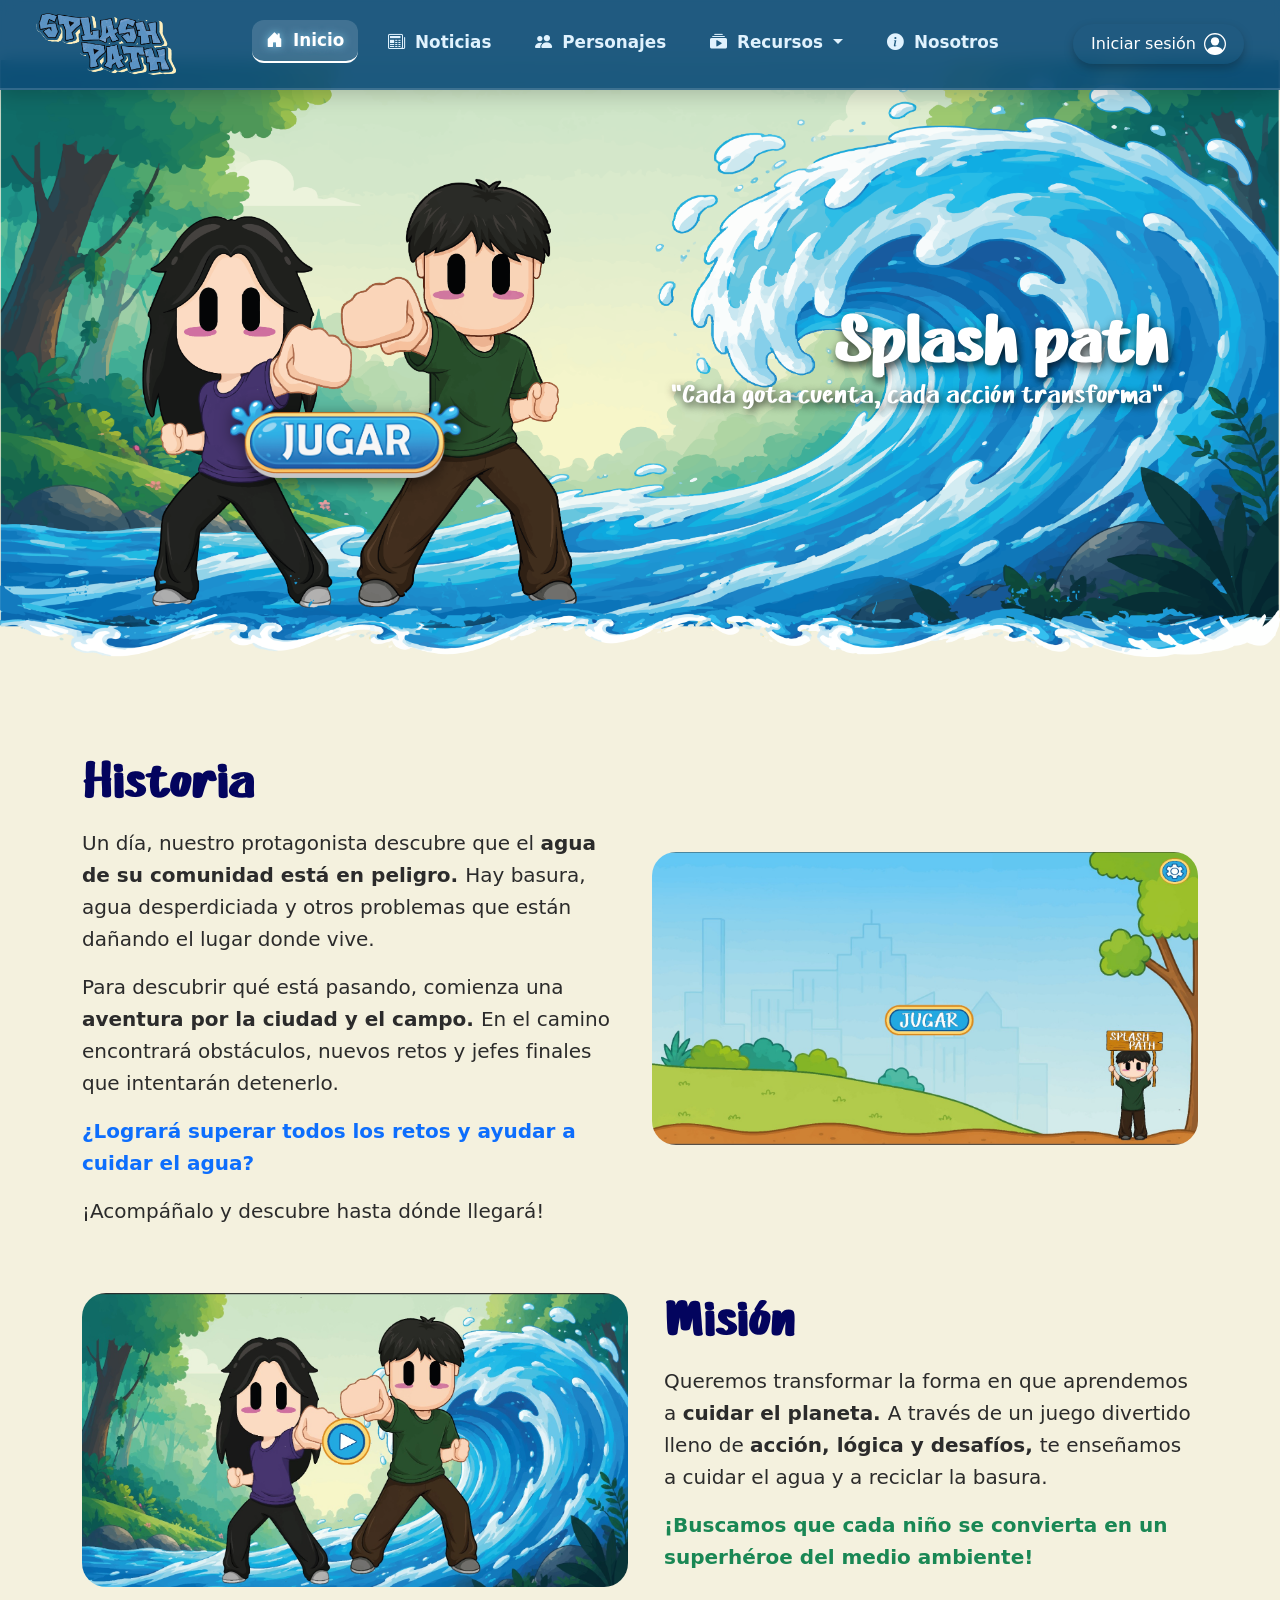
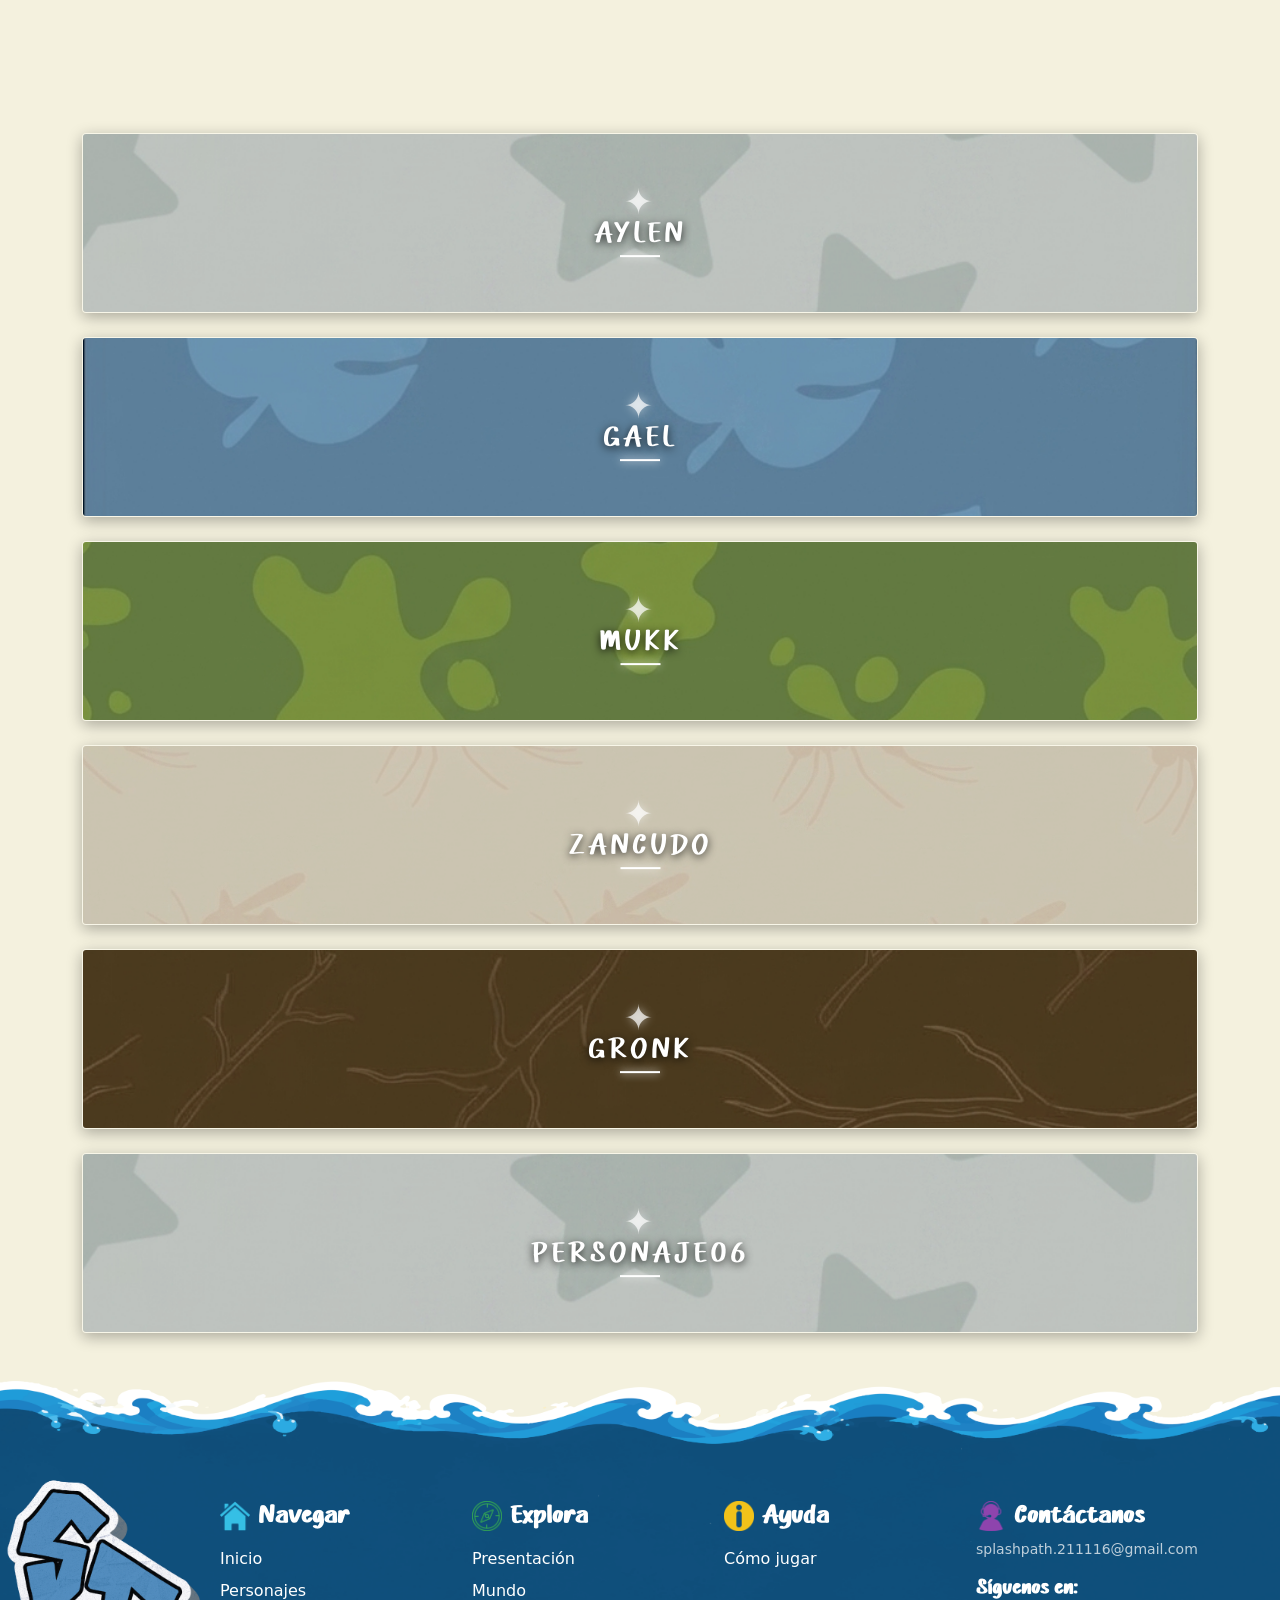
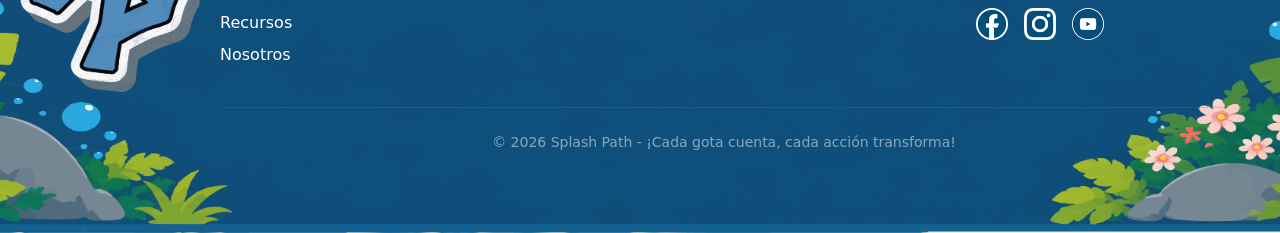
<file: Index.html>
<!DOCTYPE html>
<html lang="es">
<head>
    <meta charset="UTF-8">
    <meta name="viewport" content="width=device-width, initial-scale=1.0">
    <title>Splash path</title>

    <link rel="icon" href="Img/LogoNavegación.png">

    <link rel="stylesheet" href="StyleIndex.css">
    <link rel="stylesheet" href="bootstrap-5.3.8-dist/css/bootstrap.min.css">

    <link rel="preconnect" href="https://fonts.googleapis.com">
    <link rel="preconnect" href="https://fonts.gstatic.com" crossorigin>
    <link href="https://fonts.googleapis.com/css2?family=Nunito:ital@0;1&display=swap" rel="stylesheet">

    <link rel="stylesheet" href="https://cdn.jsdelivr.net/npm/bootstrap-icons@1.11.3/font/bootstrap-icons.min.css">

</head>
<body style="background-color: #F4F1DE;">

    <!-- Barra de navegación -->

    <header class="content">
  
        <nav class="navbar navbar-expand-lg navbar-dark Fondo fixed-top px-3 px-md-4">
    
            <div class="container-fluid">

                <a class="navbar-brand d-flex align-items-center" href="Index.html">
                    <img src="Img/LogoBarraNavegación.png" alt="Splash Path" width="140" class="Logo">
                </a>

                <!-- Para celulares -->

                <button class="navbar-toggler border-0" type="button" data-bs-toggle="collapse" data-bs-target="#menuNavegacion" aria-controls="menuNavegacion" aria-expanded="false" aria-label="Toggle navigation">
                    <span class="navbar-toggler-icon"></span>
                </button>

                <div class="collapse navbar-collapse" id="menuNavegacion">

                    <ul class="navbar-nav mx-auto nav-underline gap-2 gap-lg-3 py-3 py-lg-0 text-center text-lg-start align-items-center">
                       
                        <li class="nav-item">
                            <a class="nav-link active" href="Index.html">
                                <i class="bi bi-house-door-fill me-1"></i> Inicio
                            </a>
                        </li>

          
                        <li class="nav-item">
                            <a class="nav-link" href="Noticias.html">
                                <i class="bi bi-newspaper me-1"></i> Noticias
                            </a>
                        </li>

          
                        <li class="nav-item">
                            <a class="nav-link" href="Personajes.html">
                                <i class="bi bi-people-fill me-1"></i> Personajes
                            </a>
                        </li>

          
                        <li class="nav-item dropdown">

                            <a class="nav-link dropdown-toggle" data-bs-toggle="dropdown" href="#" role="button" aria-expanded="false">
                                <i class="bi bi-collection-play-fill me-1"></i> Recursos
                            </a>
          
                            <ul class="dropdown-menu dropdown-menu-dark border-0 shadow-lg rounded-4">
                                <li><a class="dropdown-item py-2" href="Presentación.html">Presentación</a></li>
                                <li><a class="dropdown-item py-2" href="Mundo.html">Mundo</a></li>
                            </ul>
          
                        </li>
          
                        <li class="nav-item">
                            <a class="nav-link" href="Nosotros.html">
                                <i class="bi bi-info-circle-fill me-1"></i> Nosotros
                            </a>
                        </li>
                    </ul>

                    <!-- Iniciar sesión -->

                    <div class="d-flex justify-content-center mt-3 mt-lg-0">
              
                        <a href="#" class="nav-link BotonSesion d-flex align-items-center gap-2" data-bs-toggle="modal" data-bs-target="#modalSesion">
                            
                            <span>Iniciar sesión</span>
            
                            <svg xmlns="http://www.w3.org/2000/svg" width="22" height="22" fill="currentColor" class="bi bi-person-circle" viewBox="0 0 16 16">
                                <path d="M11 6a3 3 0 1 1-6 0 3 3 0 0 1 6 0z"/>
                                <path fill-rule="evenodd" d="M0 8a8 8 0 1 1 16 0A8 8 0 0 1 0 8zm8-7a7 7 0 0 0-5.468 11.37C3.242 11.226 4.805 10 8 10s4.757 1.225 5.468 2.37A7 7 0 0 0 8 1z"/>
                            </svg>
          
                        </a>

                    </div>

                </div>
            
            </div>
        </nav>
    </header>

    <main>

        <section class="Banner">
  
            <img src="Img/Banner.png" class="img-fluid w-100 BannerImagen" alt="Banner">
  
            <div class="BannerContenido d-flex flex-column justify-content-center align-items-center align-items-md-end text-center text-md-end pe-md-5">
                <h1 class="Título">Splash path</h1>
                <h2 class="Frase">"Cada gota cuenta, cada acción transforma".</h2>
            </div>

  
            <a href="#" class="BotonBannerContenedor">
                <img src="Img/BotonJugar.png" class="BotonBanner img-fluid" alt="Jugar">
            </a>

        </section>

        <section id="Extra" class="container py-5">

        <!-- Historia -->
  
        <div class="row align-items-center my-5">
  
            <div class="col-12 col-md-6 text-white mb-4 mb-md-0 pe-md-4">
  
                <h2 class="display-5 ColorTitulo fw-bold mb-3">Historia</h2>

                <p class="fs-5 leading-relaxed">
                    Un día, nuestro protagonista descubre que el 
                    <strong> agua de su comunidad está en peligro. </strong>
                    Hay basura, agua desperdiciada y otros problemas que están dañando el lugar donde vive.
                </p>
  
                <p class="fs-5 leading-relaxed">
                    Para descubrir qué está pasando, comienza una 
                    <strong> aventura por la ciudad y el campo. </strong>
                    En el camino encontrará obstáculos, nuevos retos y jefes finales que intentarán detenerlo.
                </p>
  
                <p class="fs-5 leading-relaxed fw-bold text-primary"> ¿Logrará superar todos los retos y ayudar a cuidar el agua? </p>
  
                <p class="fs-5 leading-relaxed"> ¡Acompáñalo y descubre hasta dónde llegará! </p>
  
            </div>

            <div class="col-12 col-md-6 text-center">

                <a href="https://youtu.be/2LrIvlhVq-Y?si=F6v2anwuJ6hzWyN4" target="_blank" class="d-block position-relative ImagenContenedor text-decoration-none">
                    <img src="Img/Explorar/Imagen01.jpg" class="img-fluid rounded-4 shadow-lg TarjetaImagen" alt="Historia">
                </a>

            </div>

        </div>

        <!-- Misión -->
  
        <div class="row align-items-center my-5 flex-column-reverse flex-md-row">
    
   
            <div class="col-12 col-md-6 text-center mb-4 mb-md-0">

                <a href="https://youtu.be/rzDrGSWteZg?si=v0cPWABH5zB4ELMa" target="_blank" class="d-block position-relative ImagenContenedor text-decoration-none">
                    <img src="Img/Explorar/Imagen02.jpg" class="img-fluid rounded-4 shadow-lg TarjetaImagen" alt="Misión">
                </a>
   
            </div>

    
            <div class="col-12 col-md-6 text-white ps-md-4">
    
                <h2 class="display-5 ColorTitulo fw-bold mb-3">Misión</h2>
    
                <p class="fs-5 leading-relaxed">
                    Queremos transformar la forma en que aprendemos a 
                    <strong> cuidar el planeta. </strong>
                    A través de un juego divertido lleno de 
                    <strong>acción, lógica y desafíos, </strong>
                    te enseñamos a cuidar el agua y a reciclar la basura.
                </p>
    
                <p class="fs-5 leading-relaxed fw-semibold text-success"> ¡Buscamos que cada niño se convierta en un superhéroe del medio ambiente! </p>
    
            </div>
  
        </div>

    </section>
        
    <!-- Barra de personajes -->

        <section class="container my-5">
            
            <a href="Personaje03.html" class="Personajes mb-4 d-block position-relative text-decoration-none">

                <img src="Img/Explorar/Fondo01.jpg" class="ImagenPersonajes w-100" alt="Fondo01">
                <img src="Img/Explorar/Personaje01.png"  class="ImagenPersonajesHover position-absolute" alt="Personaje03">
    
                <div class="Texto position-absolute top-50 start-50 translate-middle text-center text-white">
                    <div class="Icono">✦</div>
                    <h2 class="m-0 fw-light fs-3 text-uppercase">Aylen</h2>
                    <div class="linea"></div>
                </div>
  
            </a>

            <a href="Personaje04.html" class="Personajes mb-4 d-block position-relative text-decoration-none">

                <img src="Img/Explorar/Fondo02.jpg" class="ImagenPersonajes w-100" alt="Personaje01">
                <img src="Img/Explorar/Personaje02.png"  class="ImagenPersonajesHover position-absolute" alt="Personaje04">
    
                <div class="Texto position-absolute top-50 start-50 translate-middle text-center text-white">
                    <div class="Icono">✦</div>
                    <h2 class="m-0 fw-light fs-3 text-uppercase">Gael</h2>
                    <div class="linea"></div>
                </div>
  
            </a>

            <a href="Personaje02.html" class="Personajes mb-4 d-block position-relative text-decoration-none">

                <img src="Img/Explorar/Fondo03.jpg" class="ImagenPersonajes w-100" alt="Personaje01">
                <img src="Img/Explorar/Personaje03.png"  class="ImagenPersonajesHover position-absolute" alt="Personaje01">
    
                <div class="Texto position-absolute top-50 start-50 translate-middle text-center text-white">

                    <div class="Icono">✦</div>
                    <h2 class="m-0 fw-light fs-3 text-uppercase">Mukk</h2>
                    <div class="linea"></div>
                </div>
  
            </a>

            <a href="Personaje01.html" class="Personajes mb-4 d-block position-relative text-decoration-none">

                <img src="Img/Explorar/Fondo04.jpg" class="ImagenPersonajes w-100" alt="Personaje01">
                <img src="Img/Explorar/Personaje04.png"  class="ImagenPersonajesHover position-absolute" alt="Personaje01">
    
                <div class="Texto position-absolute top-50 start-50 translate-middle text-center text-white">

                    <div class="Icono">✦</div>
                    <h2 class="m-0 fw-light fs-3 text-uppercase">Zancudo</h2>
                    <div class="linea"></div>
                </div>
  
            </a>

            <a href="Personaje05.html" class="Personajes mb-4 d-block position-relative text-decoration-none">

                <img src="Img/Explorar/Fondo05.jpg" class="ImagenPersonajes w-100" alt="Personaje01">
                <img src="Img/Explorar/Personaje05.png"  class="ImagenPersonajesHover position-absolute" alt="Personaje01">
    
                <div class="Texto position-absolute top-50 start-50 translate-middle text-center text-white">

                    <div class="Icono">✦</div>
                    <h2 class="m-0 fw-light fs-3 text-uppercase">Gronk</h2>
                    <div class="linea"></div>
                </div>
  
            </a>

            <a href="Personaje06.html" class="Personajes mb-4 d-block position-relative text-decoration-none">

                <img src="Img/Explorar/Fondo06.jpg" class="ImagenPersonajes w-100" alt="Personaje01">
                <img src="Img/Explorar/Personaje01.png"  class="ImagenPersonajesHover position-absolute" alt="Personaje01">
    
                <div class="Texto position-absolute top-50 start-50 translate-middle text-center text-white">

                    <div class="Icono">✦</div>
                    <h2 class="m-0 fw-light fs-3 text-uppercase">Personaje06</h2>
                    <div class="linea"></div>
                </div>
  
            </a>

        </section>

    </main>

    <footer class="text-white FondoFooter">
  
        <div class="container">
  
            <div class="row g-4 w-100">
      
                <div class="col-12 col-sm-6 col-md-3">
      
                    <div class="d-flex align-items-center gap-2 mb-3">
                        <img src="Img/Navegar.png" alt="Navegar" height="30px">
                        <h3 class="fw-bold fs-4 m-0">Navegar</h3>
                    </div>
      
                    <nav>
      
                        <ul class="list-unstyled d-flex flex-column gap-2">
                            <li><a href="Index.html">Inicio</a></li>
                            <li><a href="Personajes.html">Personajes</a></li>
                            <li><a href="Presentacion.html">Recursos</a></li>
                            <li><a href="Nosotros.html">Nosotros</a></li>
                        </ul>
        
                    </nav>
      
                </div>


                <div class="col-12 col-sm-6 col-md-3">

                    <div class="d-flex align-items-center gap-2 mb-3">
                        <img src="Img/Explora.png" alt="Explora" height="30px">
                        <h3 class="fw-bold fs-4 m-0">Explora</h3>
                    </div>

                    <nav>

                        <ul class="list-unstyled d-flex flex-column gap-2">
                            <li><a href="Presentacion.html">Presentación</a></li>
                            <li><a href="Mundo.html">Mundo</a></li>
                        </ul>

                    </nav>

                </div>

      
                <div class="col-12 col-sm-6 col-md-3">
       
                    <div class="d-flex align-items-center gap-2 mb-3">
                        <img src="Img/Ayuda.png" alt="Ayuda" height="30px">
                        <h3 class="fw-bold fs-4 m-0">Ayuda</h3>
                    </div>
       
                    <nav>
       
                        <ul class="list-unstyled d-flex flex-column gap-2">
                            <li><a href="Mundo.html">Cómo jugar</a></li>
                        </ul>
       
                    </nav>
      
                </div>

      
                <div class="col-12 col-sm-6 col-md-3">
      
                    <div class="d-flex align-items-center gap-2 mb-2">
                        <img src="Img/Contáctanos.png" alt="Contactanos" height="30px">
                        <h3 class="fw-bold fs-4 m-0">Contáctanos</h3>
                    </div>
      
                    <p class="small text-light opacity-75 mb-3">splashpath.211116@gmail.com</p>

                    <h4 class="fw-bold fs-5 mb-2">Síguenos en:</h4>
        
                    <nav class="d-flex gap-3 align-items-center">
        
                        <a href="https://www.facebook.com/profile.php?id=61593232408254" target="_blank" class="RedSocialIcono">
                            <img src="Img/Facebook.png" alt="Facebook" width="32" height="32">
                        </a>
        
                        <a href="https://www.instagram.com/splashpath.211116/" target="_blank" class="RedSocialIcono">
                            <img src="Img/Instagram.png" alt="Instagram" width="32" height="32">
                        </a>
        
                        <a href="https://www.youtube.com/@Splashpath-p7u" target="_blank" class="RedSocialIcono">
                            <img src="Img/Youtube.png" alt="Youtube" width="32" height="32">
                        </a>
        
                    </nav>
     
                </div>
            </div>

            <div class="text-center pt-4 mt-4 border-top border-secondary border-opacity-25 w-100">
                <p class="small m-0 text-white-50"> © 2026 Splash Path - ¡Cada gota cuenta, cada acción transforma! </p>
            </div>

        </div>

    </footer>

    <!-- Inicio de sesión -->

    <div class="modal fade" id="modalSesion" tabindex="-1">

        <div class="modal-dialog modal-dialog-centered">

            <div class="modal-content Inicio p-4">

                <button type="button" class="btn-close btn-close-white ms-auto" data-bs-dismiss="modal" aria-label="Close"></button>

                <div class="modal-body text-center pt-0">

                    <!-- IniciarSesión -->
     
                    <div id="vistaLogin">
     
                        <h3 class="fw-bold text-white mb-2">¡Bienvenido de nuevo!</h3>
                        <p class="text-white-50 small mb-4">Ingresa a tu cuenta para continuar en Splash Path</p>

                        <form>
     
                            <div class="mb-3 text-start">
                                <label for="email" class="form-label text-light small fw-bold">Correo electrónico</label>
                                <input type="email" class="form-control input-gaming" id="email" placeholder="nombre@ejemplo.com" required>
                            </div>

            
                            <div class="mb-3 text-start">
                                <label for="password" class="form-label text-light small fw-bold">Contraseña</label>
                                <input type="password" class="form-control input-gaming" id="password" placeholder="••••••••" required>
                            </div>

            
                            <div class="d-flex justify-content-between align-items-center mb-4 small">
            
                                <div class="form-check">
                                    <input class="form-check-input" type="checkbox" id="recordar">
                                    <label class="form-check-label text-light" for="recordar">Recordarme</label>
                                </div>
            
                                <a href="#" class="enlace-gaming text-decoration-none" onclick="mostrarRecuperar(event)">¿Olvidaste tu contraseña?</a>
            
                            </div>

                            <button type="submit" class="btn InicioSesion w-100 py-2 fw-bold">INICIAR SESIÓN</button>
          
                        </form>

          
                        <div class="mt-4 pt-3 border-top border-secondary small text-light">
                            ¿No tienes una cuenta? <a href="#" class="enlace-gaming fw-bold text-decoration-none" onclick="mostrarRegistro(event)">Regístrate</a>
                        </div>
        
                    </div>

                    <!-- ContraseñaRecuperar -->
        
                    <div id="vistaRecuperar" class="d-none">
        
                        <h3 class="fw-bold text-white mb-2">¿Olvidaste tu contraseña?</h3>
                        <p class="text-white-50 small mb-4">Ingresa tu nombre de usuario para continuar</p>

                        <form onsubmit="procesarRecuperacion(event)">
        
                            <div class="mb-3 text-start">
                                <label for="usuarioRecuperar" class="form-label text-light small fw-bold">Nombre de usuario</label>
                                <input type="text" class="form-control input-gaming" id="usuarioRecuperar" placeholder="Ej. SuperSplash" required>
                            </div>

                            <button type="submit" class="btn InicioSesion w-100 py-2 fw-bold mt-2">VERIFICAR USUARIO</button>
        
                        </form>

          
                        <div class="mt-4 pt-3 border-top border-secondary small text-light">
                            ¿Ya la recordaste? <a href="#" class="enlace-gaming fw-bold text-decoration-none" onclick="mostrarLogin(event)">Inicia sesión</a>
                        </div>
        
                    </div>

                    <!-- Registrarse -->
        
                    <div id="vistaExitoRecuperar" class="d-none">
    
                        <h3 class="fw-bold text-white mb-2">¡Usuario encontrado!</h3>
                        <p class="text-white-50 small mb-4">Escribe tu nueva contraseña para ingresar</p>

          
                        <form onsubmit="finalizarRestablecimiento(event)">
          
                            <div class="mb-3 text-start">
                                <label for="nuevaPassword" class="form-label text-light small fw-bold">Nueva Contraseña</label>
                                <input type="password" class="form-control input-gaming" id="nuevaPassword" placeholder="••••••••" required>
                            </div>

                            <button type="submit" class="btn InicioSesion w-100 py-2 fw-bold mt-2">GUARDAR Y ENTRAR</button>
          
                        </form>
        
                    </div>

                    <!-- Registro -->
        
                    <div id="vistaRegistro" class="d-none">
        
                        <h3 class="fw-bold text-white mb-2">Crea tu cuenta</h3>
                        <p class="text-white-50 small mb-4">Únete a la aventura en Splash Path</p>

                        <form onsubmit="procesarRegistro(event)">
        
                            <div class="mb-3 text-start">
                                <label for="regUsuario" class="form-label text-light small fw-bold">Nombre de usuario</label>
                                <input type="text" class="form-control input-gaming" id="regUsuario" placeholder="Ej. SuperSplash" required>
                            </div>

                            <div class="mb-3 text-start">
                                <label for="regEmail" class="form-label text-light small fw-bold">Correo electrónico</label>
                                <input type="email" class="form-control input-gaming" id="regEmail" placeholder="nombre@ejemplo.com" required>
                            </div>

        
                            <div class="mb-3 text-start">
                                <label for="regPassword" class="form-label text-light small fw-bold">Contraseña</label>
                                <input type="password" class="form-control input-gaming" id="regPassword" placeholder="••••••••" required>
                            </div>

                            <button type="submit" class="btn InicioSesion w-100 py-2 fw-bold mt-2">CREAR CUENTA</button>
        
                        </form>

                        <div class="mt-4 pt-3 border-top border-secondary small text-light">
                            ¿Ya tienes una cuenta? <a href="#" class="enlace-gaming fw-bold text-decoration-none" onclick="mostrarLogin(event)">Inicia sesión</a>
                        </div>
        
                    </div>

                </div>

            </div>
        </div>
    </div>

    <script src="bootstrap-5.3.8-dist/js/bootstrap.bundle.min.js"></script>
    <script src="IniciarSesion.js"></script>

</body>
</html>
</file>
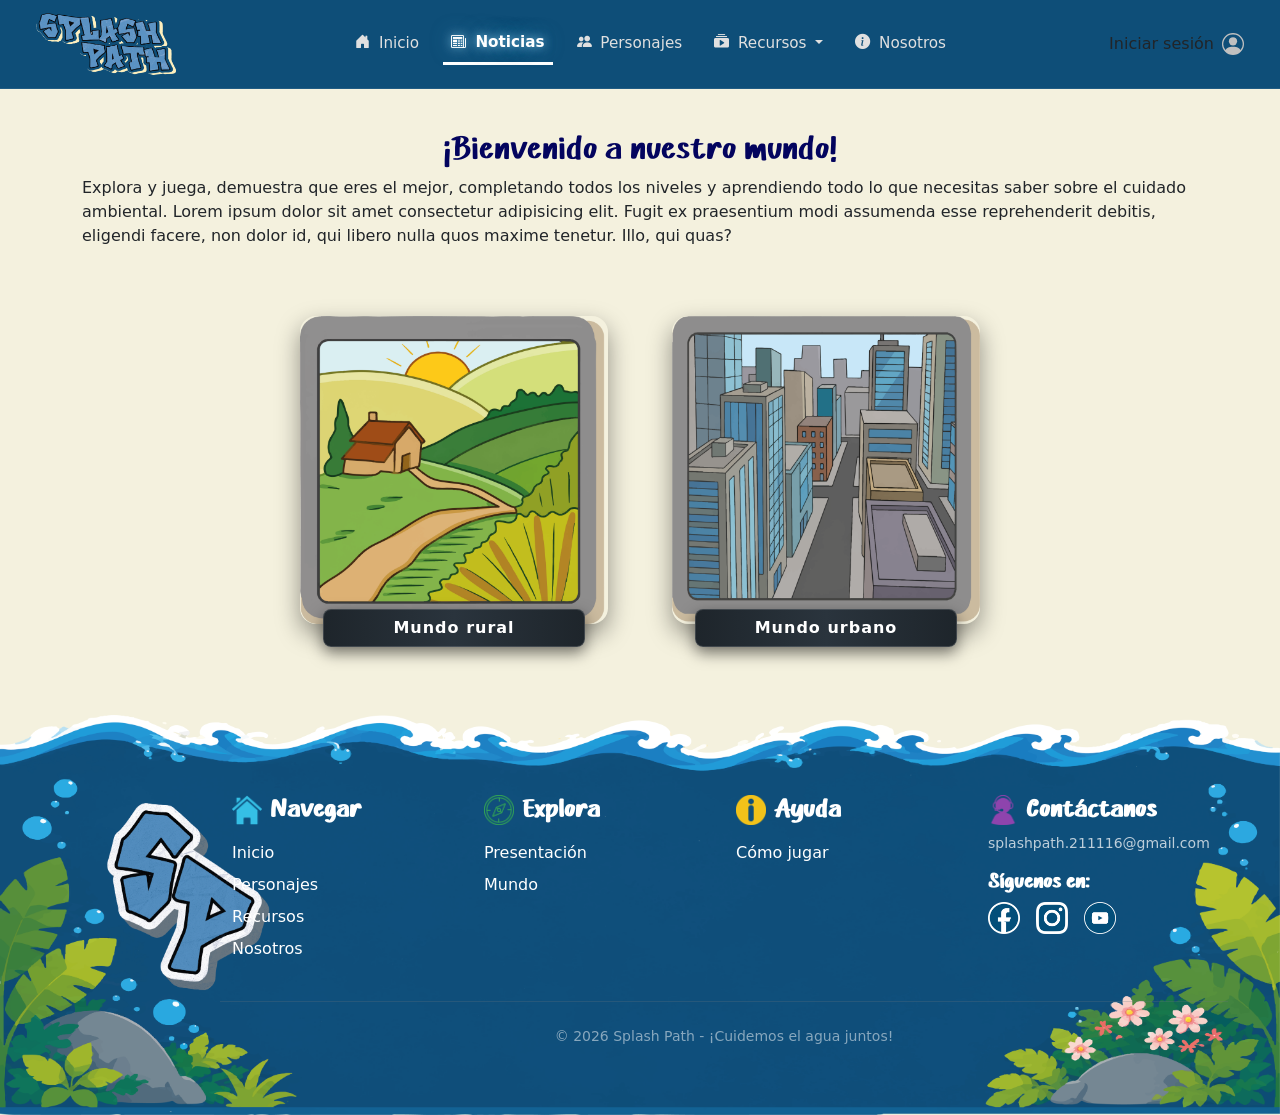
<file: Mundo.html>
<!DOCTYPE html>
<html lang="es">
<head>
    <meta charset="UTF-8">
    <meta name="viewport" content="width=device-width, initial-scale=1.0">
    <title>Splash path</title>

    <link rel="icon" href="Img/LogoNavegación.png">

    <link rel="stylesheet" href="StyleMundo.css">
    <link rel="stylesheet" href="bootstrap-5.3.8-dist/css/bootstrap.min.css">

    <link rel="preconnect" href="https://fonts.googleapis.com">
    <link rel="preconnect" href="https://fonts.gstatic.com" crossorigin>
    <link href="https://fonts.googleapis.com/css2?family=Nunito:ital@0;1&display=swap" rel="stylesheet">

    <link rel="stylesheet" href="https://cdn.jsdelivr.net/npm/bootstrap-icons@1.11.3/font/bootstrap-icons.min.css">

</head>
<body style="background-color: #F4F1DE;">
    
    <!-- Barra de navegación -->

    <header class="content">
  
        <nav class="navbar navbar-expand-lg navbar-dark Fondo fixed-top px-3 px-md-4">
    
            <div class="container-fluid">

                <a class="navbar-brand d-flex align-items-center" href="Index.html">
                    <img src="Img/LogoBarraNavegación.png" alt="Splash Path" width="140" class="Logo">
                </a>

                <!-- Para celulares -->

                <button class="navbar-toggler border-0" type="button" data-bs-toggle="collapse" data-bs-target="#menuNavegacion" aria-controls="menuNavegacion" aria-expanded="false" aria-label="Toggle navigation">
                    <span class="navbar-toggler-icon"></span>
                </button>

                <div class="collapse navbar-collapse" id="menuNavegacion">

                    <ul class="navbar-nav mx-auto nav-underline gap-2 gap-lg-3 py-3 py-lg-0 text-center text-lg-start align-items-center">
                       
                        <li class="nav-item">
                            <a class="nav-link " href="Index.html">
                                <i class="bi bi-house-door-fill me-1"></i> Inicio
                            </a>
                        </li>

          
                        <li class="nav-item">
                            <a class="nav-link active " href="Noticias.html">
                                <i class="bi bi-newspaper me-1"></i> Noticias
                            </a>
                        </li>

          
                        <li class="nav-item">
                            <a class="nav-link" href="Personajes.html">
                                <i class="bi bi-people-fill me-1"></i> Personajes
                            </a>
                        </li>

          
                        <li class="nav-item dropdown">

                            <a class="nav-link dropdown-toggle" data-bs-toggle="dropdown" href="#" role="button" aria-expanded="false">
                                <i class="bi bi-collection-play-fill me-1"></i> Recursos
                            </a>
          
                            <ul class="dropdown-menu dropdown-menu-dark border-0 shadow-lg rounded-4">
                                <li><a class="dropdown-item py-2" href="Presentación.html">Presentación</a></li>
                                <li><a class="dropdown-item py-2" href="Mundo.html">Mundo</a></li>
                            </ul>
          
                        </li>
          
                        <li class="nav-item">
                            <a class="nav-link" href="Nosotros.html">
                                <i class="bi bi-info-circle-fill me-1"></i> Nosotros
                            </a>
                        </li>
                    </ul>

                    <!-- Iniciar sesión -->

                    <div class="d-flex justify-content-center mt-3 mt-lg-0">
              
                        <a href="#" class="nav-link BotonSesion d-flex align-items-center gap-2" data-bs-toggle="modal" data-bs-target="#modalSesion">
                            
                            <span>Iniciar sesión</span>
            
                            <svg xmlns="http://www.w3.org/2000/svg" width="22" height="22" fill="currentColor" class="bi bi-person-circle" viewBox="0 0 16 16">
                                <path d="M11 6a3 3 0 1 1-6 0 3 3 0 0 1 6 0z"/>
                                <path fill-rule="evenodd" d="M0 8a8 8 0 1 1 16 0A8 8 0 0 1 0 8zm8-7a7 7 0 0 0-5.468 11.37C3.242 11.226 4.805 10 8 10s4.757 1.225 5.468 2.37A7 7 0 0 0 8 1z"/>
                            </svg>
          
                        </a>

                    </div>

                </div>
            
            </div>
        </nav>
    </header>

    <main class="container">
        <section style="margin-top: 130px;">
            <h2 class="text-center" style="color: #03045E;">¡Bienvenido a nuestro mundo!</h2>
            <p>Explora y juega, demuestra que eres el mejor, completando todos los niveles y aprendiendo todo lo que necesitas saber sobre el cuidado ambiental. Lorem ipsum dolor sit amet consectetur adipisicing elit. Fugit ex praesentium modi assumenda esse reprehenderit debitis, eligendi facere, non dolor id, qui libero nulla quos maxime tenetur. Illo, qui quas?</p>
        </section>
        <section class="container my-5">
  
            <div class="row g-4 justify-content-center">
   
                <div class="col-md-5 col-lg-4">
                    <a href="MundoRural.html" class="Tarjeta text-decoration-none d-block">
        
                        <div class="Contenedor">
                            <img src="Img/Mundo/MundoRural.png" class="Imagen" alt="Mundo Rural">
                        </div>
        
                        <div class="Titulo">
                            <h5>Mundo rural</h5>
                        </div>
      
                    </a>
                </div>
    
                <div class="col-md-5 col-lg-4">
                    <a href="MundoUrbano.html" class="Tarjeta text-decoration-none d-block">

                        <div class="Contenedor">
                            <img src="Img/Mundo/MundoUrbano.png" class="Imagen" alt="Mundo Urbano"> 
                        </div>
        
                        <div class="Titulo">
                            <h5>Mundo urbano</h5>
                        </div>
                    </a>
                </div>

  
            </div>

        </section>
    </main>

    <footer class="text-white FondoFooter">
  
        <div class="container">
  
            <div class="row g-4 w-100">
      
                <div class="col-12 col-sm-6 col-md-3">
      
                    <div class="d-flex align-items-center gap-2 mb-3">
                        <img src="Img/Navegar.png" alt="Navegar" height="30px">
                        <h3 class="fw-bold fs-4 m-0">Navegar</h3>
                    </div>
      
                    <nav>
      
                        <ul class="list-unstyled d-flex flex-column gap-2">
                            <li><a href="Index.html">Inicio</a></li>
                            <li><a href="Personajes.html">Personajes</a></li>
                            <li><a href="Presentacion.html">Recursos</a></li>
                            <li><a href="Nosotros.html">Nosotros</a></li>
                        </ul>
        
                    </nav>
      
                </div>


                <div class="col-12 col-sm-6 col-md-3">

                    <div class="d-flex align-items-center gap-2 mb-3">
                        <img src="Img/Explora.png" alt="Explora" height="30px">
                        <h3 class="fw-bold fs-4 m-0">Explora</h3>
                    </div>

                    <nav>

                        <ul class="list-unstyled d-flex flex-column gap-2">
                            <li><a href="Presentacion.html">Presentación</a></li>
                            <li><a href="Mundo.html">Mundo</a></li>
                        </ul>

                    </nav>

                </div>

      
                <div class="col-12 col-sm-6 col-md-3">
       
                    <div class="d-flex align-items-center gap-2 mb-3">
                        <img src="Img/Ayuda.png" alt="Ayuda" height="30px">
                        <h3 class="fw-bold fs-4 m-0">Ayuda</h3>
                    </div>
       
                    <nav>
       
                        <ul class="list-unstyled d-flex flex-column gap-2">
                            <li><a href="Mundo.html">Cómo jugar</a></li>
                        </ul>
       
                    </nav>
      
                </div>

      
                <div class="col-12 col-sm-6 col-md-3">
      
                    <div class="d-flex align-items-center gap-2 mb-2">
                        <img src="Img/Contáctanos.png" alt="Contactanos" height="30px">
                        <h3 class="fw-bold fs-4 m-0">Contáctanos</h3>
                    </div>
      
                    <p class="small text-light opacity-75 mb-3">splashpath.211116@gmail.com</p>

                    <h4 class="fw-bold fs-5 mb-2">Síguenos en:</h4>
        
                    <nav class="d-flex gap-3 align-items-center">
        
                        <a href="https://www.facebook.com/profile.php?id=61593232408254" target="_blank" class="RedSocialIcono">
                            <img src="Img/Facebook.png" alt="Facebook" width="32" height="32">
                        </a>
        
                        <a href="https://www.instagram.com/splashpath.211116/" target="_blank" class="RedSocialIcono">
                            <img src="Img/Instagram.png" alt="Instagram" width="32" height="32">
                        </a>
        
                        <a href="https://www.youtube.com/@Splashpath-p7u" target="_blank" class="RedSocialIcono">
                            <img src="Img/Youtube.png" alt="Youtube" width="32" height="32">
                        </a>
        
                    </nav>
     
                </div>
            </div>

            <div class="text-center pt-4 mt-4 border-top border-secondary border-opacity-25 w-100">
                <p class="small m-0 text-white-50"> © 2026 Splash Path - ¡Cuidemos el agua juntos! </p>
            </div>

        </div>

    </footer>

    <!-- Inicio de sesión -->

    <div class="modal fade" id="modalSesion" tabindex="-1">

        <div class="modal-dialog modal-dialog-centered">

            <div class="modal-content Inicio p-4">

                <button type="button" class="btn-close btn-close-white ms-auto" data-bs-dismiss="modal" aria-label="Close"></button>

                <div class="modal-body text-center pt-0">

                    <!-- IniciarSesión -->
     
                    <div id="vistaLogin">
     
                        <h3 class="fw-bold text-white mb-2">¡Bienvenido de nuevo!</h3>
                        <p class="text-white-50 small mb-4">Ingresa a tu cuenta para continuar en Splash Path</p>

                        <form>
     
                            <div class="mb-3 text-start">
                                <label for="email" class="form-label text-light small fw-bold">Correo electrónico</label>
                                <input type="email" class="form-control input-gaming" id="email" placeholder="nombre@ejemplo.com" required>
                            </div>

            
                            <div class="mb-3 text-start">
                                <label for="password" class="form-label text-light small fw-bold">Contraseña</label>
                                <input type="password" class="form-control input-gaming" id="password" placeholder="••••••••" required>
                            </div>

            
                            <div class="d-flex justify-content-between align-items-center mb-4 small">
            
                                <div class="form-check">
                                    <input class="form-check-input" type="checkbox" id="recordar">
                                    <label class="form-check-label text-light" for="recordar">Recordarme</label>
                                </div>
            
                                <a href="#" class="enlace-gaming text-decoration-none" onclick="mostrarRecuperar(event)">¿Olvidaste tu contraseña?</a>
            
                            </div>

                            <button type="submit" class="btn InicioSesion w-100 py-2 fw-bold">INICIAR SESIÓN</button>
          
                        </form>

          
                        <div class="mt-4 pt-3 border-top border-secondary small text-light">
                            ¿No tienes una cuenta? <a href="#" class="enlace-gaming fw-bold text-decoration-none" onclick="mostrarRegistro(event)">Regístrate</a>
                        </div>
        
                    </div>

                    <!-- ContraseñaRecuperar -->
        
                    <div id="vistaRecuperar" class="d-none">
        
                        <h3 class="fw-bold text-white mb-2">¿Olvidaste tu contraseña?</h3>
                        <p class="text-white-50 small mb-4">Ingresa tu nombre de usuario para continuar</p>

                        <form onsubmit="procesarRecuperacion(event)">
        
                            <div class="mb-3 text-start">
                                <label for="usuarioRecuperar" class="form-label text-light small fw-bold">Nombre de usuario</label>
                                <input type="text" class="form-control input-gaming" id="usuarioRecuperar" placeholder="Ej. SuperSplash" required>
                            </div>

                            <button type="submit" class="btn InicioSesion w-100 py-2 fw-bold mt-2">VERIFICAR USUARIO</button>
        
                        </form>

          
                        <div class="mt-4 pt-3 border-top border-secondary small text-light">
                            ¿Ya la recordaste? <a href="#" class="enlace-gaming fw-bold text-decoration-none" onclick="mostrarLogin(event)">Inicia sesión</a>
                        </div>
        
                    </div>

                    <!-- Registrarse -->
        
                    <div id="vistaExitoRecuperar" class="d-none">
    
                        <h3 class="fw-bold text-white mb-2">¡Usuario encontrado!</h3>
                        <p class="text-white-50 small mb-4">Escribe tu nueva contraseña para ingresar</p>

          
                        <form onsubmit="finalizarRestablecimiento(event)">
          
                            <div class="mb-3 text-start">
                                <label for="nuevaPassword" class="form-label text-light small fw-bold">Nueva Contraseña</label>
                                <input type="password" class="form-control input-gaming" id="nuevaPassword" placeholder="••••••••" required>
                            </div>

                            <button type="submit" class="btn InicioSesion w-100 py-2 fw-bold mt-2">GUARDAR Y ENTRAR</button>
          
                        </form>
        
                    </div>

                    <!-- Registro -->
        
                    <div id="vistaRegistro" class="d-none">
        
                        <h3 class="fw-bold text-white mb-2">Crea tu cuenta</h3>
                        <p class="text-white-50 small mb-4">Únete a la aventura en Splash Path</p>

                        <form onsubmit="procesarRegistro(event)">
        
                            <div class="mb-3 text-start">
                                <label for="regUsuario" class="form-label text-light small fw-bold">Nombre de usuario</label>
                                <input type="text" class="form-control input-gaming" id="regUsuario" placeholder="Ej. SuperSplash" required>
                            </div>

                            <div class="mb-3 text-start">
                                <label for="regEmail" class="form-label text-light small fw-bold">Correo electrónico</label>
                                <input type="email" class="form-control input-gaming" id="regEmail" placeholder="nombre@ejemplo.com" required>
                            </div>

        
                            <div class="mb-3 text-start">
                                <label for="regPassword" class="form-label text-light small fw-bold">Contraseña</label>
                                <input type="password" class="form-control input-gaming" id="regPassword" placeholder="••••••••" required>
                            </div>

                            <button type="submit" class="btn InicioSesion w-100 py-2 fw-bold mt-2">CREAR CUENTA</button>
        
                        </form>

                        <div class="mt-4 pt-3 border-top border-secondary small text-light">
                            ¿Ya tienes una cuenta? <a href="#" class="enlace-gaming fw-bold text-decoration-none" onclick="mostrarLogin(event)">Inicia sesión</a>
                        </div>
        
                    </div>

                </div>

            </div>
        </div>
    </div>

    <script src="bootstrap-5.3.8-dist/js/bootstrap.bundle.min.js"></script>
    <script src="IniciarSesion.js"></script>

</body>
</html>
</file>
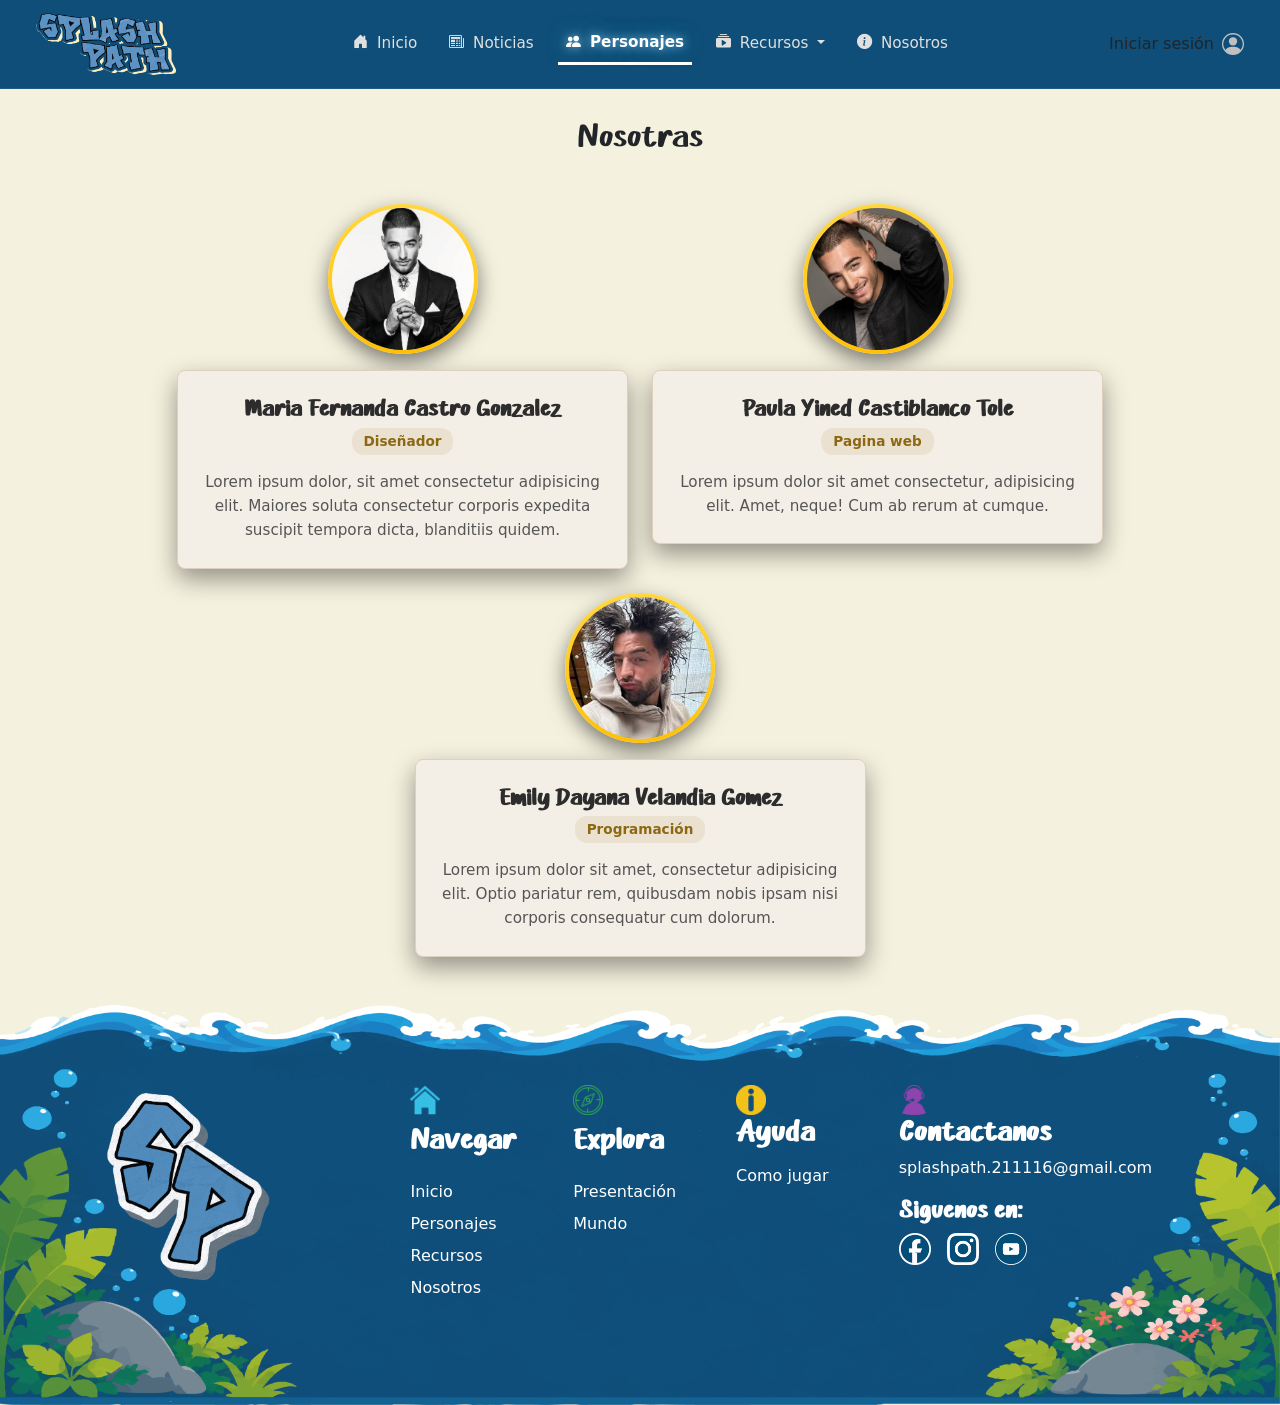
<file: Nosotros.html>
<!DOCTYPE html>
<html lang="es">
<head>
    <meta charset="UTF-8">
    <meta name="viewport" content="width=device-width, initial-scale=1.0">
    <title>Splash path</title>

    <link rel="icon" href="Img/LogoNavegación.png">

    <link rel="stylesheet" href="StyleNosotros.css">
    <link rel="stylesheet" href="bootstrap-5.3.8-dist/css/bootstrap.min.css">

    <link rel="preconnect" href="https://fonts.googleapis.com">
    <link rel="preconnect" href="https://fonts.gstatic.com" crossorigin>
    <link href="https://fonts.googleapis.com/css2?family=Nunito:ital@0;1&display=swap" rel="stylesheet">

    <link rel="stylesheet" href="https://cdn.jsdelivr.net/npm/bootstrap-icons@1.11.3/font/bootstrap-icons.min.css">

</head>
<body style="background-color: #F4F1DE;">
    
    <!-- Barra de navegación -->

    <header class="content">
  
        <nav class="navbar navbar-expand-lg navbar-dark Fondo fixed-top px-3 px-md-4">
    
            <div class="container-fluid">

                <a class="navbar-brand d-flex align-items-center" href="Index.html">
                    <img src="Img/LogoBarraNavegación.png" alt="Splash Path" width="140" class="Logo">
                </a>

                <!-- Para celulares -->

                <button class="navbar-toggler border-0" type="button" data-bs-toggle="collapse" data-bs-target="#menuNavegacion" aria-controls="menuNavegacion" aria-expanded="false" aria-label="Toggle navigation">
                    <span class="navbar-toggler-icon"></span>
                </button>

                <div class="collapse navbar-collapse" id="menuNavegacion">

                    <ul class="navbar-nav mx-auto nav-underline gap-2 gap-lg-3 py-3 py-lg-0 text-center text-lg-start align-items-center">
                       
                        <li class="nav-item">
                            <a class="nav-link" href="Index.html">
                                <i class="bi bi-house-door-fill me-1"></i> Inicio
                            </a>
                        </li>

          
                        <li class="nav-item">
                            <a class="nav-link" href="Noticias.html">
                                <i class="bi bi-newspaper me-1"></i> Noticias
                            </a>
                        </li>

          
                        <li class="nav-item">
                            <a class="nav-link active" href="Personajes.html">
                                <i class="bi bi-people-fill me-1"></i> Personajes
                            </a>
                        </li>

          
                        <li class="nav-item dropdown">

                            <a class="nav-link dropdown-toggle" data-bs-toggle="dropdown" href="#" role="button" aria-expanded="false">
                                <i class="bi bi-collection-play-fill me-1"></i> Recursos
                            </a>
          
                            <ul class="dropdown-menu dropdown-menu-dark border-0 shadow-lg rounded-4">
                                <li><a class="dropdown-item py-2" href="Presentación.html">Presentación</a></li>
                                <li><a class="dropdown-item py-2" href="Mundo.html">Mundo</a></li>
                            </ul>
          
                        </li>
          
                        <li class="nav-item">
                            <a class="nav-link" href="Nosotros.html">
                                <i class="bi bi-info-circle-fill me-1"></i> Nosotros
                            </a>
                        </li>
                    </ul>

                    <!-- Iniciar sesión -->

                    <div class="d-flex justify-content-center mt-3 mt-lg-0">
              
                        <a href="#" class="nav-link BotonSesion d-flex align-items-center gap-2" data-bs-toggle="modal" data-bs-target="#modalSesion">
                            
                            <span>Iniciar sesión</span>
            
                            <svg xmlns="http://www.w3.org/2000/svg" width="22" height="22" fill="currentColor" class="bi bi-person-circle" viewBox="0 0 16 16">
                                <path d="M11 6a3 3 0 1 1-6 0 3 3 0 0 1 6 0z"/>
                                <path fill-rule="evenodd" d="M0 8a8 8 0 1 1 16 0A8 8 0 0 1 0 8zm8-7a7 7 0 0 0-5.468 11.37C3.242 11.226 4.805 10 8 10s4.757 1.225 5.468 2.37A7 7 0 0 0 8 1z"/>
                            </svg>
          
                        </a>

                    </div>

                </div>
            
            </div>
        </nav>
    </header>


    <main>

        <section class="Nosotros container py-5">

            <h2 class="text-center Titulo mb-5" style="margin-top: 70px;">Nosotras</h2>

            <div class="row g-4 justify-content-center">
    
                <div class="col-12 col-md-5">

                    <div class="card-perfil-container text-center">

                        <div class="avatar-frame mx-auto mb-3">
                            <img src="Img/Nosotros/Perfil01.jpg" alt="Diseño" class="ImagenPerfil">
                        </div>

                        <div class="card-descripcion-nosotros">

                            <h3>Maria Fernanda Castro Gonzalez</h3>
                            <span class="rol-tag">Diseñador</span>
                            <p>Lorem ipsum dolor, sit amet consectetur adipisicing elit. Maiores soluta consectetur corporis expedita suscipit tempora dicta, blanditiis quidem.</p>

                        </div>

                    </div>
 
                </div>
    
                <div class="col-12 col-md-5">
    
                    <div class="card-perfil-container text-center">
    
                        <div class="avatar-frame mx-auto mb-3">
    
                            <img src="Img/Nosotros/Perfil02.jpg" alt="Página web" class="ImagenPerfil">
    
                        </div>
    
                        <div class="card-descripcion-nosotros">
    
                            <h3>Paula Yined Castiblanco Tole</h3>
                            <span class="rol-tag">Pagina web</span>
                            <p>Lorem ipsum dolor sit amet consectetur, adipisicing elit. Amet, neque! Cum ab rerum at cumque.</p>
    
                        </div>
    
                    </div>
    
                </div>
    
                <div class="col-12 col-md-5">
    
                    <div class="card-perfil-container text-center">
    
                        <div class="avatar-frame mx-auto mb-3">
    
                            <img src="Img/Nosotros/Perfil03.jpg" alt="Programación" class="ImagenPerfil">
    
                        </div>
    
                        <div class="card-descripcion-nosotros">
    
                            <h3>Emily Dayana Velandia Gomez</h3>
                            <span class="rol-tag">Programación</span>
                            <p>Lorem ipsum dolor sit amet, consectetur adipisicing elit. Optio pariatur rem, quibusdam nobis ipsam nisi corporis consequatur cum dolorum.</p>
    
                        </div>
    
                    </div>
    
                </div>

  
            </div>
        </section>

</main>

    <footer class="text-white FondoFooter">

            <div class="container">
                <div class="row g-4">

                    <div class="col-12 col-sm-6 col-md-3">
                        <div class="d-flex flex-column align-items-start gap-2 mb-3">
                            <img src="Img/Navegar.png" alt="Navegar" height="30px">
                            <h3 class="fw-bold">Navegar</h3>
                        </div>
                        <nav>
                            <ul class="list-unstyled d-flex flex-column gap-2">
                                <li><a href="Index.html">Inicio</a></li>
                                <li><a href="Personajes.html">Personajes</a></li>
                                <li><a href="Presentación.html">Recursos</a></li>
                                <li><a href="Nosotros.html">Nosotros</a></li>
                            </ul>
                        </nav>
                    </div>

                    <div class="col-12 col-sm-6 col-md-3">
                        <div class="d-flex flex-column align-items-start gap-2 mb-3">
                            <img src="Img/Explora.png" alt="Explora" height="30px">
                            <h3 class="fw-bold">Explora</h3>
                        </div>
                        <nav>
                            <ul class="list-unstyled d-flex flex-column gap-2">
                                <li><a href="Presentación.html">Presentación</a></li>
                                <li><a href="Mundo.html"></a>Mundo</li>
                            </ul>
                        </nav>
                    </div>

                    <div class="col-12 col-sm-6 col-md-3">
                        <div class="mb-3">
                            <img src="Img/Ayuda.png" alt="Ayuda" height="30px">
                            <h3 class="fw-bold">Ayuda</h3>
                        </div>
                        <nav>
                            <ul class="list-unstyled d-flex flex-column gap-2">
                                <li><a href="#">Como jugar</a></li>
                            </ul>
                        </nav>
                    </div>

                    <div class="col-12 col-sm-6 col-md-3">
                        <div class="mb-3">
                            <img src="Img/Contáctanos.png" alt="Contactanos" height="30px">
                            <h3 class="fw-bold">Contactanos</h3>
                            <p>splashpath.211116@gmail.com</p>
                        </div>
                        <div>
                            <h4 class="fw-bold">Siguenos en:</h4>
                            <nav class="d-flex gap-3">
                                <a href="https://www.facebook.com/profile.php?id=61593232408254" target="_blank" class="text-white">
                                    <img src="Img/Facebook.png" alt="Facebook" width="32px" height="32px">
                                </a>
                                <a href="https://www.instagram.com/splashpath.211116/" target="_blank" class="text-white">
                                    <img src="Img/Instagram.png" alt="Instagram" width="32px" height="32px">
                                </a>
                                <a href="https://www.youtube.com/@Splashpath-p7u" target="_blank" class="text-white">
                                    <img src="Img/Youtube.png" alt="Youtube" width="32px" height="32px">
                                </a>
                            </nav>
                        </div>
                    </div>
                
                </div>
            </div>
    </footer>

    <div class="modal fade" id="modalSesion" tabindex="-1">
  
        <div class="modal-dialog modal-dialog-centered">
    
            <div class="modal-content Inicio p-4">

                <button type="button" class="btn-close btn-close-white ms-auto" data-bs-dismiss="modal" aria-label="Close"></button>
      
                <div class="modal-body text-center pt-0">
                    <h3 class="fw-bold text-white mb-2">¡Bienvenido de nuevo!</h3>
                    <p class="text-muted small mb-4">Ingresa a tu cuenta para continuar en Splash Path</p>
        
       
                    <form>
          
                        <div class="mb-3 text-start">
                            <label for="email" class="form-label text-light small fw-bold">Correo electrónico</label>
                            <input type="email" class="form-control input-gaming" id="email" placeholder="nombre@ejemplo.com" required>
                        </div>
          
                        <div class="mb-3 text-start">
                            <label for="password" class="form-label text-light small fw-bold">Contraseña</label>
                            <input type="password" class="form-control input-gaming" id="password" placeholder="••••••••" required>
                        </div>
          
                       <div class="d-flex justify-content-between align-items-center mb-4 small">
                      
                        <div class="form-check">
                            <input class="form-check-input" type="checkbox" id="recordar">
                            <label class="form-check-label text-light" for="recordar">Recordarme</label>
                        </div>
            
                        <a href="#" class="text-success text-decoration-none">¿Olvidaste tu contraseña?</a>

                        </div>
                        
                        <button type="submit" class="btn InicioSesion w-100 py-2 fw-bold">INICIAR SESIÓN</button>
                    </form>
        
                    <div class="mt-4 pt-3 border-top border-secondary small text-light">
                        ¿No tienes una cuenta? <a href="#" class="text-success fw-bold text-decoration-none">Regístrate</a>
                    </div>
                </div>

            </div>
        </div>
    </div>

    <script src="bootstrap-5.3.8-dist/js/bootstrap.bundle.min.js"></script>
</body>
</html>
</file>
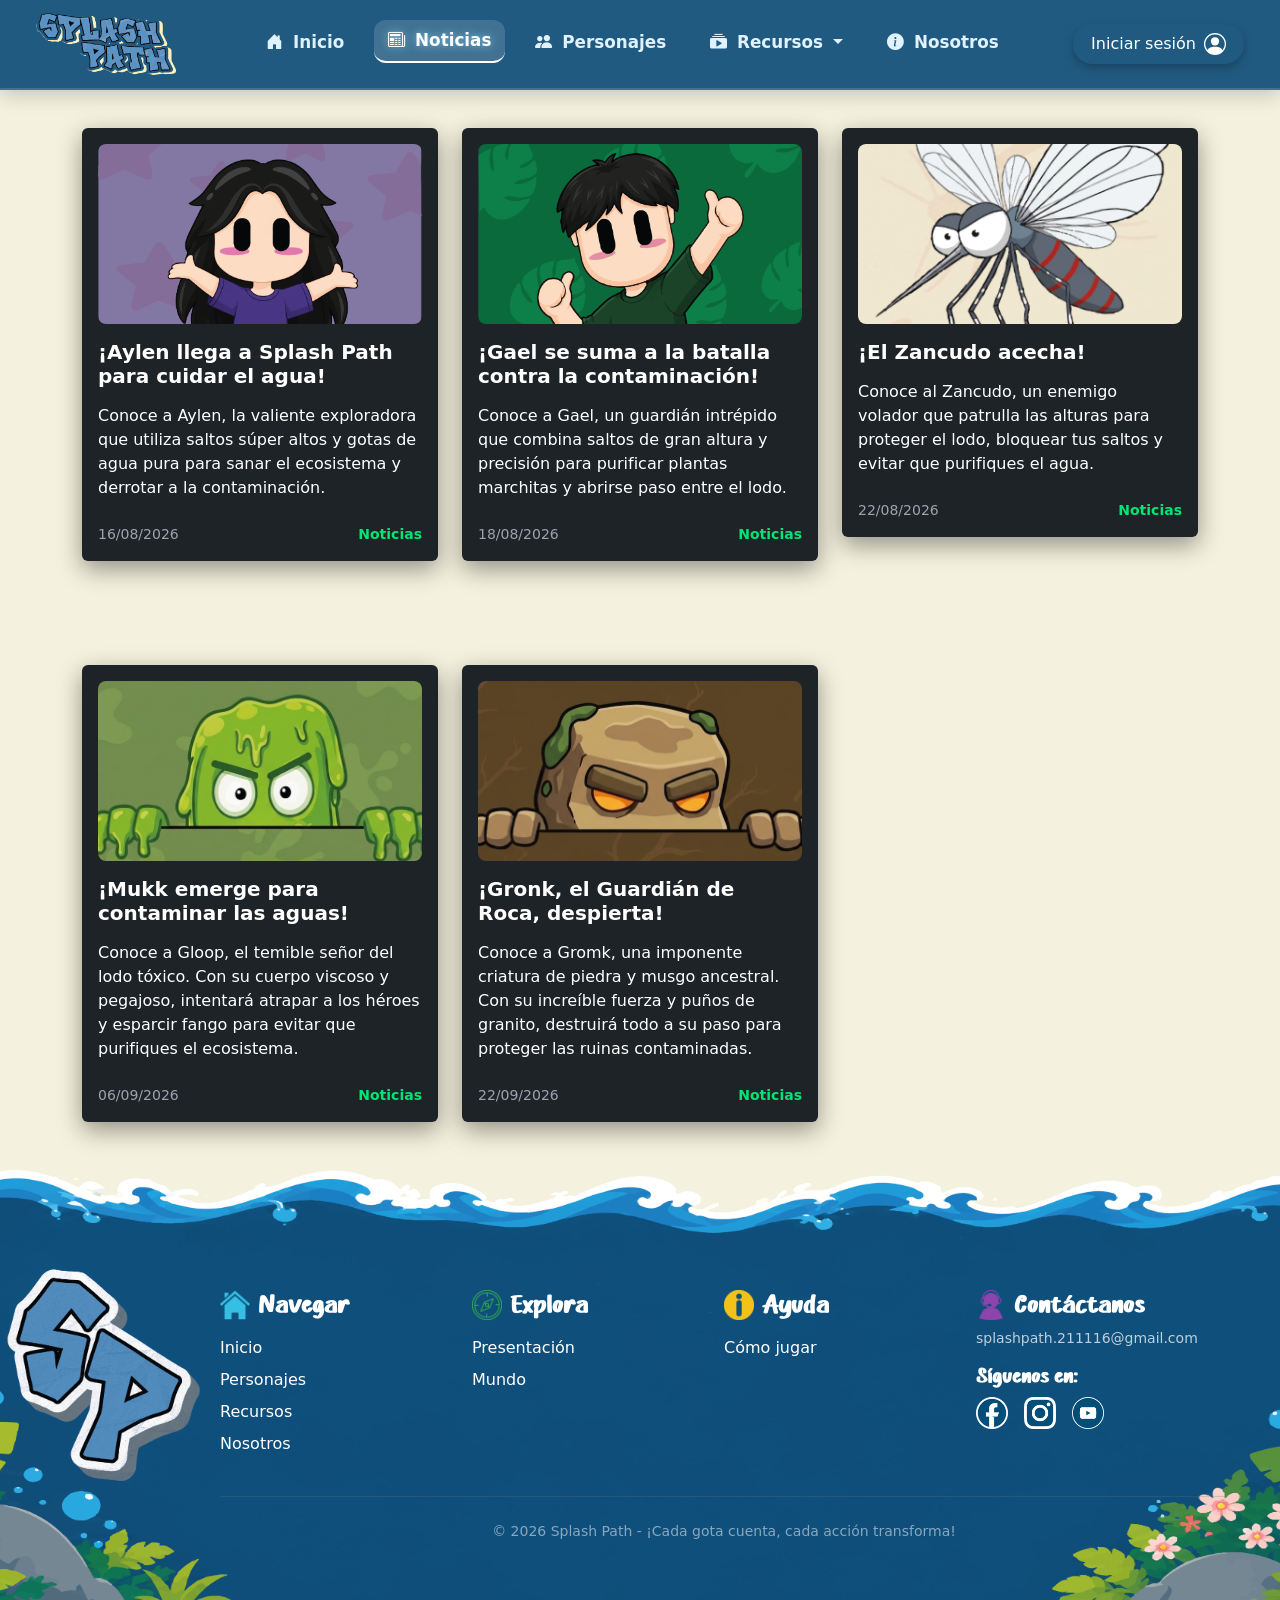
<file: Noticias.html>
<!DOCTYPE html>
<html lang="es">
<head>
    <meta charset="UTF-8">
    <meta name="viewport" content="width=device-width, initial-scale=1.0">
    <title>Splash path</title>

    <link rel="icon" href="Img/LogoNavegación.png">

    <link rel="stylesheet" href="StyleNoticias.css">
    <link rel="stylesheet" href="bootstrap-5.3.8-dist/css/bootstrap.min.css">

    <link rel="preconnect" href="https://fonts.googleapis.com">
    <link rel="preconnect" href="https://fonts.gstatic.com" crossorigin>
    <link href="https://fonts.googleapis.com/css2?family=Nunito:ital@0;1&display=swap" rel="stylesheet">

    <link rel="stylesheet" href="https://cdn.jsdelivr.net/npm/bootstrap-icons@1.11.3/font/bootstrap-icons.min.css">

</head>
<body style="background-color: #F4F1DE;">

    <!-- Barra de navegación -->

    <header class="content">
  
        <nav class="navbar navbar-expand-lg navbar-dark Fondo fixed-top px-3 px-md-4">
    
            <div class="container-fluid">

                <a class="navbar-brand d-flex align-items-center" href="Index.html">
                    <img src="Img/LogoBarraNavegación.png" alt="Splash Path" width="140" class="Logo">
                </a>

                <!-- Para celulares -->

                <button class="navbar-toggler border-0" type="button" data-bs-toggle="collapse" data-bs-target="#menuNavegacion" aria-controls="menuNavegacion" aria-expanded="false" aria-label="Toggle navigation">
                    <span class="navbar-toggler-icon"></span>
                </button>

                <div class="collapse navbar-collapse" id="menuNavegacion">

                    <ul class="navbar-nav mx-auto nav-underline gap-2 gap-lg-3 py-3 py-lg-0 text-center text-lg-start align-items-center">
                       
                        <li class="nav-item">
                            <a class="nav-link " href="Index.html">
                                <i class="bi bi-house-door-fill me-1"></i> Inicio
                            </a>
                        </li>

          
                        <li class="nav-item">
                            <a class="nav-link active " href="Noticias.html">
                                <i class="bi bi-newspaper me-1"></i> Noticias
                            </a>
                        </li>

          
                        <li class="nav-item">
                            <a class="nav-link" href="Personajes.html">
                                <i class="bi bi-people-fill me-1"></i> Personajes
                            </a>
                        </li>

          
                        <li class="nav-item dropdown">

                            <a class="nav-link dropdown-toggle" data-bs-toggle="dropdown" href="#" role="button" aria-expanded="false">
                                <i class="bi bi-collection-play-fill me-1"></i> Recursos
                            </a>
          
                            <ul class="dropdown-menu dropdown-menu-dark border-0 shadow-lg rounded-4">
                                <li><a class="dropdown-item py-2" href="Presentación.html">Presentación</a></li>
                                <li><a class="dropdown-item py-2" href="Mundo.html">Mundo</a></li>
                            </ul>
          
                        </li>
          
                        <li class="nav-item">
                            <a class="nav-link" href="Nosotros.html">
                                <i class="bi bi-info-circle-fill me-1"></i> Nosotros
                            </a>
                        </li>
                    </ul>

                    <!-- Iniciar sesión -->

                    <div class="d-flex justify-content-center mt-3 mt-lg-0">
              
                        <a href="#" class="nav-link BotonSesion d-flex align-items-center gap-2" data-bs-toggle="modal" data-bs-target="#modalSesion">
                            
                            <span>Iniciar sesión</span>
            
                            <svg xmlns="http://www.w3.org/2000/svg" width="22" height="22" fill="currentColor" class="bi bi-person-circle" viewBox="0 0 16 16">
                                <path d="M11 6a3 3 0 1 1-6 0 3 3 0 0 1 6 0z"/>
                                <path fill-rule="evenodd" d="M0 8a8 8 0 1 1 16 0A8 8 0 0 1 0 8zm8-7a7 7 0 0 0-5.468 11.37C3.242 11.226 4.805 10 8 10s4.757 1.225 5.468 2.37A7 7 0 0 0 8 1z"/>
                            </svg>
          
                        </a>

                    </div>

                </div>
            
            </div>
        </nav>
    </header>


    <main>

        <section class="container my-5 mb-5">
    
            <div class="row g-4 mb-4">
    
                <div class="col-md-4">
    
                    <div class="card Noticia text-white border-0 p-3">
    
                        <div class="Envoltura mb-3">
                            <img src="Img/Noticias/Noticia01.png" class="Imagen rounded-2" alt="Noticia 1">
                        </div>
    
                        <div class="card-body p-0 d-flex flex-column justify-content-between">
    
                            <div>
                                <h5 class="card-title fw-bold mb-3 fs-5">¡Aylen llega a Splash Path para cuidar el agua!</h5>
                                <p class="card-text">Conoce a Aylen, la valiente exploradora que utiliza saltos súper altos y gotas de agua pura para sanar el ecosistema y derrotar a la contaminación.</p>
                            </div>
    
                            <div class="d-flex justify-content-between align-items-center mt-4 small text-muted">
                                <span>16/08/2026</span>
                                <span class="text-success fw-bold">Noticias</span>
                            </div>
          
                        </div>
        
                    </div>
      
                </div>
      
                <div class="col-md-4">
      
                    <div class="card Noticia text-white border-0 p-3">
      
                        <div class="Envoltura mb-3">
                            <img src="Img/Noticias/Noticia02.png" class="Imagen rounded-2" alt="Noticia 2">
                        </div>
      
                        <div class="card-body p-0 d-flex flex-column justify-content-between">
      
                            <div>
                                <h5 class="card-title fw-bold mb-3 fs-5">¡Gael se suma a la batalla contra la contaminación!</h5>
                                <p class="card-text">Conoce a Gael, un guardián intrépido que combina saltos de gran altura y precisión para purificar plantas marchitas y abrirse paso entre el lodo.</p>
                            </div>
      
                            <div class="d-flex justify-content-between align-items-center mt-4 small text-muted">
                                <span>18/08/2026</span>
                                <span class="text-success fw-bold">Noticias</span>
                            </div>
      
                        </div>
      
                    </div>
      
                </div>


                <div class="col-md-4">

                    <div class="card Noticia text-white border-0 p-3">

                        <div class="Envoltura mb-3">
                            <img src="Img/Noticias/Noticia03.png" class="Imagen rounded-2" alt="Noticia 3">
                        </div>

                        <div class="card-body p-0 d-flex flex-column justify-content-between">

                            <div>
                                <h5 class="card-title fw-bold mb-3 fs-5">¡El Zancudo acecha!</h5>
                                <p class="card-text">Conoce al Zancudo, un enemigo volador que patrulla las alturas para proteger el lodo, bloquear tus saltos y evitar que purifiques el agua.</p>
                            </div>

                            <div class="d-flex justify-content-between align-items-center mt-4 small text-muted">
                                <span>22/08/2026</span>
                                <span class="text-success fw-bold">Noticias</span>
                            </div>

                        </div>

                    </div>

                </div>

            </div>

        <div class="row g-4">
      
      
            <div class="col-md-4">
      
                <div class="card Noticia text-white border-0 p-3">
      
                    <div class="Envoltura mb-3">
                        <img src="Img/Noticias/Noticia04.png" class="Imagen rounded-2" alt="Noticia 4">
                    </div>
      
                    <div class="card-body p-0 d-flex flex-column justify-content-between">
      
                        <div>
                            <h5 class="card-title fw-bold mb-3 fs-5">¡Mukk emerge para contaminar las aguas!</h5>
                            <p class="card-text">Conoce a Gloop, el temible señor del lodo tóxico. Con su cuerpo viscoso y pegajoso, intentará atrapar a los héroes y esparcir fango para evitar que purifiques el ecosistema.</p>
                        </div>
      
                        <div class="d-flex justify-content-between align-items-center mt-4 small text-muted">
                            <span>06/09/2026</span>
                            <span class="text-success fw-bold">Noticias</span>
                        </div>
      
                    </div>
      
                </div>
     
            </div>


            <div class="col-md-4">

                <div class="card Noticia text-white border-0 p-3">

                    <div class="Envoltura mb-3">
                        <img src="Img/Noticias/Noticia05.png" class="Imagen rounded-2" alt="Noticia 5">
                    </div>

                    <div class="card-body p-0 d-flex flex-column justify-content-between">
                        
                        <div>
                            <h5 class="card-title fw-bold mb-3 fs-5">¡Gronk, el Guardián de Roca, despierta!</h5>
                            <p class="card-text">Conoce a Gromk, una imponente criatura de piedra y musgo ancestral. Con su increíble fuerza y puños de granito, destruirá todo a su paso para proteger las ruinas contaminadas.</p>
                        </div>

                        <div class="d-flex justify-content-between align-items-center mt-4 small text-muted">
                            <span>22/09/2026</span>
                            <span class="text-success fw-bold">Noticias</span>
                        </div>

                    </div>

                </div>

            </div>

        </div>

    </section>

    </main>

    <footer class="text-white FondoFooter">
  
        <div class="container">
  
            <div class="row g-4 w-100">
      
                <div class="col-12 col-sm-6 col-md-3">
      
                    <div class="d-flex align-items-center gap-2 mb-3">
                        <img src="Img/Navegar.png" alt="Navegar" height="30px">
                        <h3 class="fw-bold fs-4 m-0">Navegar</h3>
                    </div>
      
                    <nav>
      
                        <ul class="list-unstyled d-flex flex-column gap-2">
                            <li><a href="Index.html">Inicio</a></li>
                            <li><a href="Personajes.html">Personajes</a></li>
                            <li><a href="Presentacion.html">Recursos</a></li>
                            <li><a href="Nosotros.html">Nosotros</a></li>
                        </ul>
        
                    </nav>
      
                </div>


                <div class="col-12 col-sm-6 col-md-3">

                    <div class="d-flex align-items-center gap-2 mb-3">
                        <img src="Img/Explora.png" alt="Explora" height="30px">
                        <h3 class="fw-bold fs-4 m-0">Explora</h3>
                    </div>

                    <nav>

                        <ul class="list-unstyled d-flex flex-column gap-2">
                            <li><a href="Presentacion.html">Presentación</a></li>
                            <li><a href="Mundo.html">Mundo</a></li>
                        </ul>

                    </nav>

                </div>

      
                <div class="col-12 col-sm-6 col-md-3">
       
                    <div class="d-flex align-items-center gap-2 mb-3">
                        <img src="Img/Ayuda.png" alt="Ayuda" height="30px">
                        <h3 class="fw-bold fs-4 m-0">Ayuda</h3>
                    </div>
       
                    <nav>
       
                        <ul class="list-unstyled d-flex flex-column gap-2">
                            <li><a href="Mundo.html">Cómo jugar</a></li>
                        </ul>
       
                    </nav>
      
                </div>

      
                <div class="col-12 col-sm-6 col-md-3">
      
                    <div class="d-flex align-items-center gap-2 mb-2">
                        <img src="Img/Contáctanos.png" alt="Contactanos" height="30px">
                        <h3 class="fw-bold fs-4 m-0">Contáctanos</h3>
                    </div>
      
                    <p class="small text-light opacity-75 mb-3">splashpath.211116@gmail.com</p>

                    <h4 class="fw-bold fs-5 mb-2">Síguenos en:</h4>
        
                    <nav class="d-flex gap-3 align-items-center">
        
                        <a href="https://www.facebook.com/profile.php?id=61593232408254" target="_blank" class="RedSocialIcono">
                            <img src="Img/Facebook.png" alt="Facebook" width="32" height="32">
                        </a>
        
                        <a href="https://www.instagram.com/splashpath.211116/" target="_blank" class="RedSocialIcono">
                            <img src="Img/Instagram.png" alt="Instagram" width="32" height="32">
                        </a>
        
                        <a href="https://www.youtube.com/@Splashpath-p7u" target="_blank" class="RedSocialIcono">
                            <img src="Img/Youtube.png" alt="Youtube" width="32" height="32">
                        </a>
        
                    </nav>
     
                </div>
            </div>

            <div class="text-center pt-4 mt-4 border-top border-secondary border-opacity-25 w-100">
                <p class="small m-0 text-white-50"> © 2026 Splash Path - ¡Cada gota cuenta, cada acción transforma! </p>
            </div>

        </div>

    </footer>

    <!-- Inicio de sesión -->

    <div class="modal fade" id="modalSesion" tabindex="-1">

        <div class="modal-dialog modal-dialog-centered">

            <div class="modal-content Inicio p-4">

                <button type="button" class="btn-close btn-close-white ms-auto" data-bs-dismiss="modal" aria-label="Close"></button>

                <div class="modal-body text-center pt-0">

                    <!-- IniciarSesión -->
     
                    <div id="vistaLogin">
     
                        <h3 class="fw-bold text-white mb-2">¡Bienvenido de nuevo!</h3>
                        <p class="text-white-50 small mb-4">Ingresa a tu cuenta para continuar en Splash Path</p>

                        <form>
     
                            <div class="mb-3 text-start">
                                <label for="email" class="form-label text-light small fw-bold">Correo electrónico</label>
                                <input type="email" class="form-control input-gaming" id="email" placeholder="nombre@ejemplo.com" required>
                            </div>

            
                            <div class="mb-3 text-start">
                                <label for="password" class="form-label text-light small fw-bold">Contraseña</label>
                                <input type="password" class="form-control input-gaming" id="password" placeholder="••••••••" required>
                            </div>

            
                            <div class="d-flex justify-content-between align-items-center mb-4 small">
            
                                <div class="form-check">
                                    <input class="form-check-input" type="checkbox" id="recordar">
                                    <label class="form-check-label text-light" for="recordar">Recordarme</label>
                                </div>
            
                                <a href="#" class="enlace-gaming text-decoration-none" onclick="mostrarRecuperar(event)">¿Olvidaste tu contraseña?</a>
            
                            </div>

                            <button type="submit" class="btn InicioSesion w-100 py-2 fw-bold">INICIAR SESIÓN</button>
          
                        </form>

          
                        <div class="mt-4 pt-3 border-top border-secondary small text-light">
                            ¿No tienes una cuenta? <a href="#" class="enlace-gaming fw-bold text-decoration-none" onclick="mostrarRegistro(event)">Regístrate</a>
                        </div>
        
                    </div>

                    <!-- ContraseñaRecuperar -->
        
                    <div id="vistaRecuperar" class="d-none">
        
                        <h3 class="fw-bold text-white mb-2">¿Olvidaste tu contraseña?</h3>
                        <p class="text-white-50 small mb-4">Ingresa tu nombre de usuario para continuar</p>

                        <form onsubmit="procesarRecuperacion(event)">
        
                            <div class="mb-3 text-start">
                                <label for="usuarioRecuperar" class="form-label text-light small fw-bold">Nombre de usuario</label>
                                <input type="text" class="form-control input-gaming" id="usuarioRecuperar" placeholder="Ej. SuperSplash" required>
                            </div>

                            <button type="submit" class="btn InicioSesion w-100 py-2 fw-bold mt-2">VERIFICAR USUARIO</button>
        
                        </form>

          
                        <div class="mt-4 pt-3 border-top border-secondary small text-light">
                            ¿Ya la recordaste? <a href="#" class="enlace-gaming fw-bold text-decoration-none" onclick="mostrarLogin(event)">Inicia sesión</a>
                        </div>
        
                    </div>

                    <!-- Registrarse -->
        
                    <div id="vistaExitoRecuperar" class="d-none">
    
                        <h3 class="fw-bold text-white mb-2">¡Usuario encontrado!</h3>
                        <p class="text-white-50 small mb-4">Escribe tu nueva contraseña para ingresar</p>

          
                        <form onsubmit="finalizarRestablecimiento(event)">
          
                            <div class="mb-3 text-start">
                                <label for="nuevaPassword" class="form-label text-light small fw-bold">Nueva Contraseña</label>
                                <input type="password" class="form-control input-gaming" id="nuevaPassword" placeholder="••••••••" required>
                            </div>

                            <button type="submit" class="btn InicioSesion w-100 py-2 fw-bold mt-2">GUARDAR Y ENTRAR</button>
          
                        </form>
        
                    </div>

                    <!-- Registro -->
        
                    <div id="vistaRegistro" class="d-none">
        
                        <h3 class="fw-bold text-white mb-2">Crea tu cuenta</h3>
                        <p class="text-white-50 small mb-4">Únete a la aventura en Splash Path</p>

                        <form onsubmit="procesarRegistro(event)">
        
                            <div class="mb-3 text-start">
                                <label for="regUsuario" class="form-label text-light small fw-bold">Nombre de usuario</label>
                                <input type="text" class="form-control input-gaming" id="regUsuario" placeholder="Ej. SuperSplash" required>
                            </div>

                            <div class="mb-3 text-start">
                                <label for="regEmail" class="form-label text-light small fw-bold">Correo electrónico</label>
                                <input type="email" class="form-control input-gaming" id="regEmail" placeholder="nombre@ejemplo.com" required>
                            </div>

        
                            <div class="mb-3 text-start">
                                <label for="regPassword" class="form-label text-light small fw-bold">Contraseña</label>
                                <input type="password" class="form-control input-gaming" id="regPassword" placeholder="••••••••" required>
                            </div>

                            <button type="submit" class="btn InicioSesion w-100 py-2 fw-bold mt-2">CREAR CUENTA</button>
        
                        </form>

                        <div class="mt-4 pt-3 border-top border-secondary small text-light">
                            ¿Ya tienes una cuenta? <a href="#" class="enlace-gaming fw-bold text-decoration-none" onclick="mostrarLogin(event)">Inicia sesión</a>
                        </div>
        
                    </div>

                </div>

            </div>
        </div>
    </div>

    <script src="bootstrap-5.3.8-dist/js/bootstrap.bundle.min.js"></script>
    <script src="IniciarSesion.js"></script>

</body>
</html>
</file>
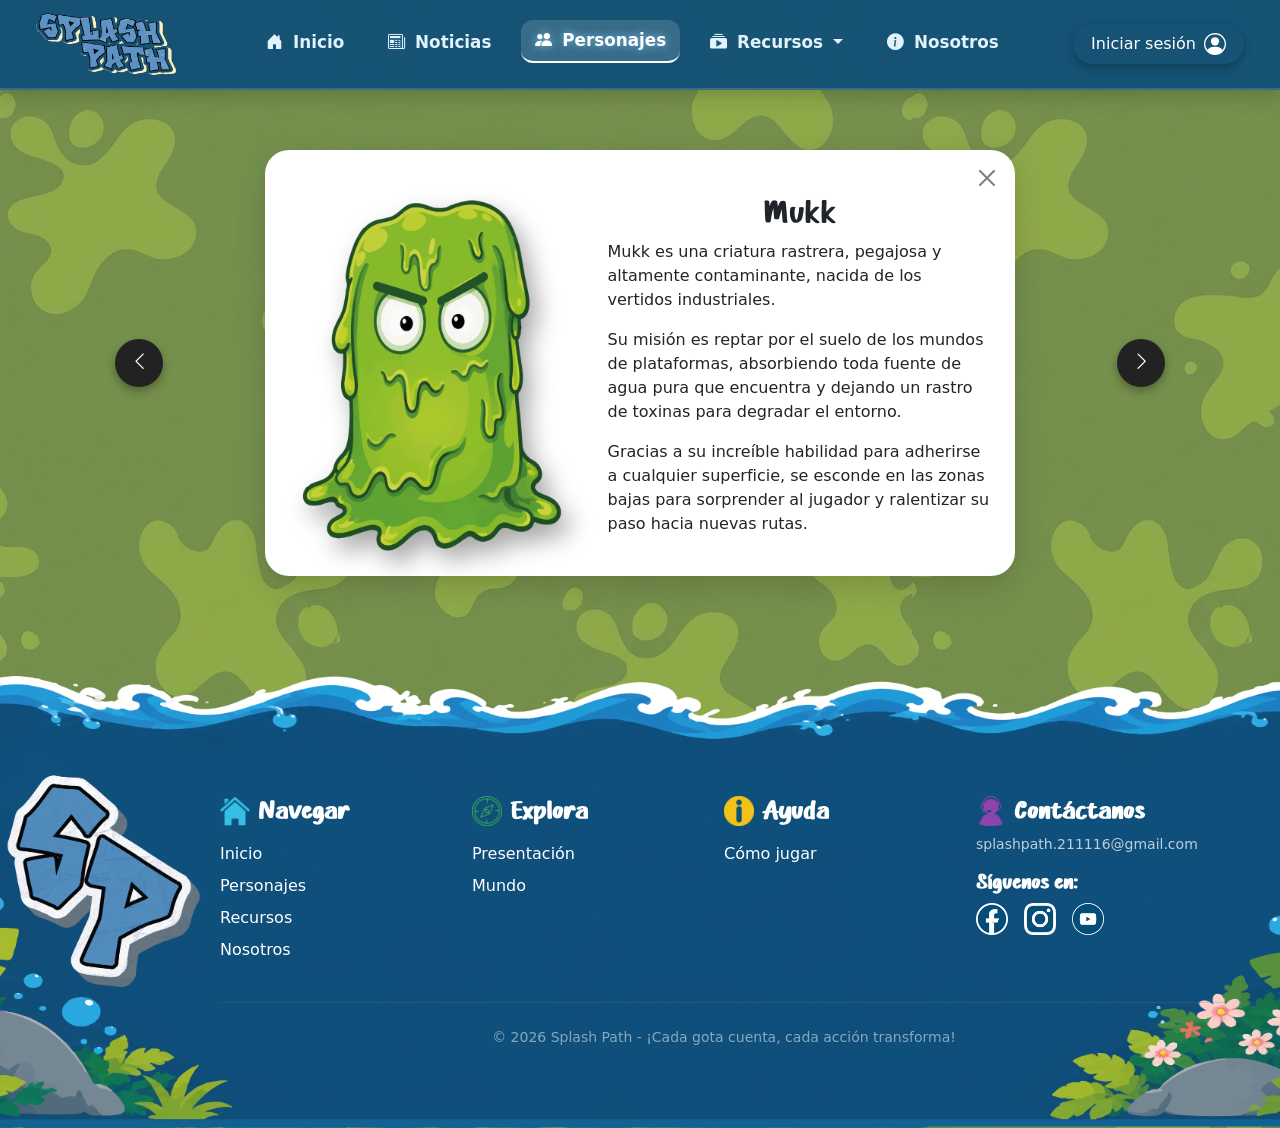
<file: Personaje01.html>
<!DOCTYPE html>
<html lang="es">
<head>
    <meta charset="UTF-8">
    <meta name="viewport" content="width=device-width, initial-scale=1.0">
    <title>Splash path</title>

    <link rel="icon" href="Img/LogoNavegación.png">

    <link rel="stylesheet" href="StylePersonajes01.css">
    <link rel="stylesheet" href="bootstrap-5.3.8-dist/css/bootstrap.min.css">

    <link rel="preconnect" href="https://fonts.googleapis.com">
    <link rel="preconnect" href="https://fonts.gstatic.com" crossorigin>
    <link href="https://fonts.googleapis.com/css2?family=Nunito:ital@0;1&display=swap" rel="stylesheet">

    <link rel="stylesheet" href="https://cdn.jsdelivr.net/npm/bootstrap-icons@1.11.3/font/bootstrap-icons.min.css">

</head>
<body style="background-image: url(Img/Personajes/Fondo01.jpg)">
    
    <!-- Barra de navegación -->

    <header class="content">
  
        <nav class="navbar navbar-expand-lg navbar-dark Fondo fixed-top px-3 px-md-4">
    
            <div class="container-fluid">

                <a class="navbar-brand d-flex align-items-center" href="Index.html">
                    <img src="Img/LogoBarraNavegación.png" alt="Splash Path" width="140" class="Logo">
                </a>

                <!-- Para celulares -->

                <button class="navbar-toggler border-0" type="button" data-bs-toggle="collapse" data-bs-target="#menuNavegacion" aria-controls="menuNavegacion" aria-expanded="false" aria-label="Toggle navigation">
                    <span class="navbar-toggler-icon"></span>
                </button>

                <div class="collapse navbar-collapse" id="menuNavegacion">

                    <ul class="navbar-nav mx-auto nav-underline gap-2 gap-lg-3 py-3 py-lg-0 text-center text-lg-start align-items-center">
                       
                        <li class="nav-item">
                            <a class="nav-link" href="Index.html">
                                <i class="bi bi-house-door-fill me-1"></i> Inicio
                            </a>
                        </li>

          
                        <li class="nav-item">
                            <a class="nav-link" href="Noticias.html">
                                <i class="bi bi-newspaper me-1"></i> Noticias
                            </a>
                        </li>

          
                        <li class="nav-item">
                            <a class="nav-link active" href="Personajes.html">
                                <i class="bi bi-people-fill me-1"></i> Personajes
                            </a>
                        </li>

          
                        <li class="nav-item dropdown">

                            <a class="nav-link dropdown-toggle" data-bs-toggle="dropdown" href="#" role="button" aria-expanded="false">
                                <i class="bi bi-collection-play-fill me-1"></i> Recursos
                            </a>
          
                            <ul class="dropdown-menu dropdown-menu-dark border-0 shadow-lg rounded-4">
                                <li><a class="dropdown-item py-2" href="Presentación.html">Presentación</a></li>
                                <li><a class="dropdown-item py-2" href="Mundo.html">Mundo</a></li>
                            </ul>
          
                        </li>
          
                        <li class="nav-item">
                            <a class="nav-link" href="Nosotros.html">
                                <i class="bi bi-info-circle-fill me-1"></i> Nosotros
                            </a>
                        </li>
                    </ul>

                    <!-- Iniciar sesión -->

                    <div class="d-flex justify-content-center mt-3 mt-lg-0">
              
                        <a href="#" class="nav-link BotonSesion d-flex align-items-center gap-2" data-bs-toggle="modal" data-bs-target="#modalSesion">
                            
                            <span>Iniciar sesión</span>
            
                            <svg xmlns="http://www.w3.org/2000/svg" width="22" height="22" fill="currentColor" class="bi bi-person-circle" viewBox="0 0 16 16">
                                <path d="M11 6a3 3 0 1 1-6 0 3 3 0 0 1 6 0z"/>
                                <path fill-rule="evenodd" d="M0 8a8 8 0 1 1 16 0A8 8 0 0 1 0 8zm8-7a7 7 0 0 0-5.468 11.37C3.242 11.226 4.805 10 8 10s4.757 1.225 5.468 2.37A7 7 0 0 0 8 1z"/>
                            </svg>
          
                        </a>

                    </div>

                </div>
            
            </div>
        </nav>
    </header>

    <main>

        <section class="Centrar">
            <div class="Tarjeta position-relative">
                <a href="Personajes.html">
                    <button type="button" class="btn-close btn-close-custom position-absolute top-0 end-0 m-3" aria-label="Close"></button>
                </a>
                <div class="row align-items-center h-100">
                    <div class="col-sm-5 position-relative">
                        <img src="Img/Personajes/Personaje01.png" alt="Mukk" class="Imagen">
                    </div>
                
                    <div class="col-sm-7 ps-sm-2">
                        <div class="contenido-texto p-4">
                            <h2 style="text-align: center;">Mukk</h2>
                            <p>Mukk es una criatura rastrera, pegajosa y altamente contaminante, nacida de los vertidos industriales.</p>
                            <p>Su misión es reptar por el suelo de los mundos de plataformas, absorbiendo toda fuente de agua pura que encuentra y dejando un rastro de toxinas para degradar el entorno.</p>
                            <p>Gracias a su increíble habilidad para adherirse a cualquier superficie, se esconde en las zonas bajas para sorprender al jugador y ralentizar su paso hacia nuevas rutas.</p>
                        </div>
                    </div>
               </div>
            </div>

            <a href="Personaje06.html" class="btn-nav-flotante btn-prev" aria-label="Anterior">
                <i class="bi bi-chevron-left"></i>
            </a>
  
            <a href="Personaje02.html" class="btn-nav-flotante btn-next" aria-label="Siguiente">
                <i class="bi bi-chevron-right"></i>
            </a>
        </section>
    </main>

    <footer class="text-white FondoFooter">
  
        <div class="container">
  
            <div class="row g-4 w-100">
      
                <div class="col-12 col-sm-6 col-md-3">
      
                    <div class="d-flex align-items-center gap-2 mb-3">
                        <img src="Img/Navegar.png" alt="Navegar" height="30px">
                        <h3 class="fw-bold fs-4 m-0">Navegar</h3>
                    </div>
      
                    <nav>
      
                        <ul class="list-unstyled d-flex flex-column gap-2">
                            <li><a href="Index.html">Inicio</a></li>
                            <li><a href="Personajes.html">Personajes</a></li>
                            <li><a href="Presentacion.html">Recursos</a></li>
                            <li><a href="Nosotros.html">Nosotros</a></li>
                        </ul>
        
                    </nav>
      
                </div>


                <div class="col-12 col-sm-6 col-md-3">

                    <div class="d-flex align-items-center gap-2 mb-3">
                        <img src="Img/Explora.png" alt="Explora" height="30px">
                        <h3 class="fw-bold fs-4 m-0">Explora</h3>
                    </div>

                    <nav>

                        <ul class="list-unstyled d-flex flex-column gap-2">
                            <li><a href="Presentacion.html">Presentación</a></li>
                            <li><a href="Mundo.html">Mundo</a></li>
                        </ul>

                    </nav>

                </div>

      
                <div class="col-12 col-sm-6 col-md-3">
       
                    <div class="d-flex align-items-center gap-2 mb-3">
                        <img src="Img/Ayuda.png" alt="Ayuda" height="30px">
                        <h3 class="fw-bold fs-4 m-0">Ayuda</h3>
                    </div>
       
                    <nav>
       
                        <ul class="list-unstyled d-flex flex-column gap-2">
                            <li><a href="Mundo.html">Cómo jugar</a></li>
                        </ul>
       
                    </nav>
      
                </div>

      
                <div class="col-12 col-sm-6 col-md-3">
      
                    <div class="d-flex align-items-center gap-2 mb-2">
                        <img src="Img/Contáctanos.png" alt="Contactanos" height="30px">
                        <h3 class="fw-bold fs-4 m-0">Contáctanos</h3>
                    </div>
      
                    <p class="small text-light opacity-75 mb-3">splashpath.211116@gmail.com</p>

                    <h4 class="fw-bold fs-5 mb-2">Síguenos en:</h4>
        
                    <nav class="d-flex gap-3 align-items-center">
        
                        <a href="https://www.facebook.com/profile.php?id=61593232408254" target="_blank" class="RedSocialIcono">
                            <img src="Img/Facebook.png" alt="Facebook" width="32" height="32">
                        </a>
        
                        <a href="https://www.instagram.com/splashpath.211116/" target="_blank" class="RedSocialIcono">
                            <img src="Img/Instagram.png" alt="Instagram" width="32" height="32">
                        </a>
        
                        <a href="https://www.youtube.com/@Splashpath-p7u" target="_blank" class="RedSocialIcono">
                            <img src="Img/Youtube.png" alt="Youtube" width="32" height="32">
                        </a>
        
                    </nav>
     
                </div>
            </div>

            <div class="text-center pt-4 mt-4 border-top border-secondary border-opacity-25 w-100">
                <p class="small m-0 text-white-50"> © 2026 Splash Path - ¡Cada gota cuenta, cada acción transforma! </p>
            </div>

        </div>

    </footer>

    <!-- Inicio de sesión -->

    <div class="modal fade" id="modalSesion" tabindex="-1">

        <div class="modal-dialog modal-dialog-centered">

            <div class="modal-content Inicio p-4">

                <button type="button" class="btn-close btn-close-white ms-auto" data-bs-dismiss="modal" aria-label="Close"></button>

                <div class="modal-body text-center pt-0">

                    <!-- IniciarSesión -->
     
                    <div id="vistaLogin">
     
                        <h3 class="fw-bold text-white mb-2">¡Bienvenido de nuevo!</h3>
                        <p class="text-white-50 small mb-4">Ingresa a tu cuenta para continuar en Splash Path</p>

                        <form>
     
                            <div class="mb-3 text-start">
                                <label for="email" class="form-label text-light small fw-bold">Correo electrónico</label>
                                <input type="email" class="form-control input-gaming" id="email" placeholder="nombre@ejemplo.com" required>
                            </div>

            
                            <div class="mb-3 text-start">
                                <label for="password" class="form-label text-light small fw-bold">Contraseña</label>
                                <input type="password" class="form-control input-gaming" id="password" placeholder="••••••••" required>
                            </div>

            
                            <div class="d-flex justify-content-between align-items-center mb-4 small">
            
                                <div class="form-check">
                                    <input class="form-check-input" type="checkbox" id="recordar">
                                    <label class="form-check-label text-light" for="recordar">Recordarme</label>
                                </div>
            
                                <a href="#" class="enlace-gaming text-decoration-none" onclick="mostrarRecuperar(event)">¿Olvidaste tu contraseña?</a>
            
                            </div>

                            <button type="submit" class="btn InicioSesion w-100 py-2 fw-bold">INICIAR SESIÓN</button>
          
                        </form>

          
                        <div class="mt-4 pt-3 border-top border-secondary small text-light">
                            ¿No tienes una cuenta? <a href="#" class="enlace-gaming fw-bold text-decoration-none" onclick="mostrarRegistro(event)">Regístrate</a>
                        </div>
        
                    </div>

                    <!-- ContraseñaRecuperar -->
        
                    <div id="vistaRecuperar" class="d-none">
        
                        <h3 class="fw-bold text-white mb-2">¿Olvidaste tu contraseña?</h3>
                        <p class="text-white-50 small mb-4">Ingresa tu nombre de usuario para continuar</p>

                        <form onsubmit="procesarRecuperacion(event)">
        
                            <div class="mb-3 text-start">
                                <label for="usuarioRecuperar" class="form-label text-light small fw-bold">Nombre de usuario</label>
                                <input type="text" class="form-control input-gaming" id="usuarioRecuperar" placeholder="Ej. SuperSplash" required>
                            </div>

                            <button type="submit" class="btn InicioSesion w-100 py-2 fw-bold mt-2">VERIFICAR USUARIO</button>
        
                        </form>

          
                        <div class="mt-4 pt-3 border-top border-secondary small text-light">
                            ¿Ya la recordaste? <a href="#" class="enlace-gaming fw-bold text-decoration-none" onclick="mostrarLogin(event)">Inicia sesión</a>
                        </div>
        
                    </div>

                    <!-- Registrarse -->
        
                    <div id="vistaExitoRecuperar" class="d-none">
    
                        <h3 class="fw-bold text-white mb-2">¡Usuario encontrado!</h3>
                        <p class="text-white-50 small mb-4">Escribe tu nueva contraseña para ingresar</p>

          
                        <form onsubmit="finalizarRestablecimiento(event)">
          
                            <div class="mb-3 text-start">
                                <label for="nuevaPassword" class="form-label text-light small fw-bold">Nueva Contraseña</label>
                                <input type="password" class="form-control input-gaming" id="nuevaPassword" placeholder="••••••••" required>
                            </div>

                            <button type="submit" class="btn InicioSesion w-100 py-2 fw-bold mt-2">GUARDAR Y ENTRAR</button>
          
                        </form>
        
                    </div>

                    <!-- Registro -->
        
                    <div id="vistaRegistro" class="d-none">
        
                        <h3 class="fw-bold text-white mb-2">Crea tu cuenta</h3>
                        <p class="text-white-50 small mb-4">Únete a la aventura en Splash Path</p>

                        <form onsubmit="procesarRegistro(event)">
        
                            <div class="mb-3 text-start">
                                <label for="regUsuario" class="form-label text-light small fw-bold">Nombre de usuario</label>
                                <input type="text" class="form-control input-gaming" id="regUsuario" placeholder="Ej. SuperSplash" required>
                            </div>

                            <div class="mb-3 text-start">
                                <label for="regEmail" class="form-label text-light small fw-bold">Correo electrónico</label>
                                <input type="email" class="form-control input-gaming" id="regEmail" placeholder="nombre@ejemplo.com" required>
                            </div>

        
                            <div class="mb-3 text-start">
                                <label for="regPassword" class="form-label text-light small fw-bold">Contraseña</label>
                                <input type="password" class="form-control input-gaming" id="regPassword" placeholder="••••••••" required>
                            </div>

                            <button type="submit" class="btn InicioSesion w-100 py-2 fw-bold mt-2">CREAR CUENTA</button>
        
                        </form>

                        <div class="mt-4 pt-3 border-top border-secondary small text-light">
                            ¿Ya tienes una cuenta? <a href="#" class="enlace-gaming fw-bold text-decoration-none" onclick="mostrarLogin(event)">Inicia sesión</a>
                        </div>
        
                    </div>

                </div>

            </div>
        </div>
    </div>

    <script src="bootstrap-5.3.8-dist/js/bootstrap.bundle.min.js"></script>
    <script src="IniciarSesion.js"></script>
    
</body>
</html>
</file>
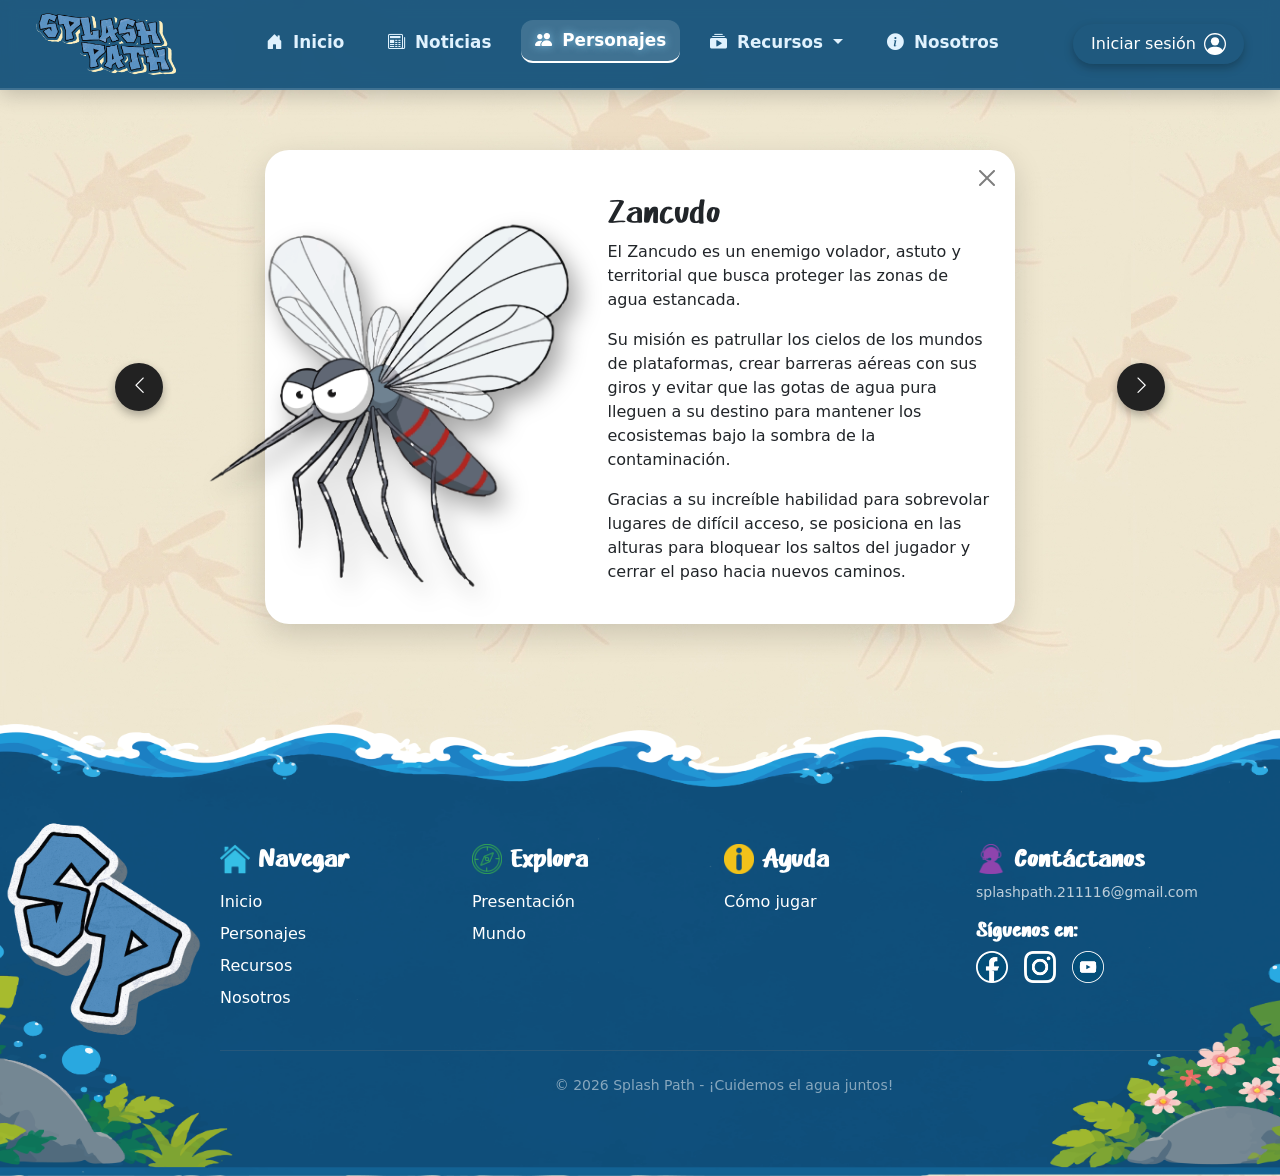
<file: Personaje02.html>
<!DOCTYPE html>
<html lang="es">
<head>
    <meta charset="UTF-8">
    <meta name="viewport" content="width=device-width, initial-scale=1.0">
    <title>Splash path</title>

    <link rel="icon" href="Img/LogoNavegación.png">

    <link rel="stylesheet" href="StylePersonajes02.css">
    <link rel="stylesheet" href="bootstrap-5.3.8-dist/css/bootstrap.min.css">

    <link rel="preconnect" href="https://fonts.googleapis.com">
    <link rel="preconnect" href="https://fonts.gstatic.com" crossorigin>
    <link href="https://fonts.googleapis.com/css2?family=Nunito:ital@0;1&display=swap" rel="stylesheet">

    <link rel="stylesheet" href="https://cdn.jsdelivr.net/npm/bootstrap-icons@1.11.3/font/bootstrap-icons.min.css">

</head>
<body style="background-image: url(Img/Personajes/Fondo02.jpg)">

    <!-- Barra de navegación -->

    <header class="content">
  
        <nav class="navbar navbar-expand-lg navbar-dark Fondo fixed-top px-3 px-md-4">
    
            <div class="container-fluid">

                <a class="navbar-brand d-flex align-items-center" href="Index.html">
                    <img src="Img/LogoBarraNavegación.png" alt="Splash Path" width="140" class="Logo">
                </a>

                <!-- Para celulares -->

                <button class="navbar-toggler border-0" type="button" data-bs-toggle="collapse" data-bs-target="#menuNavegacion" aria-controls="menuNavegacion" aria-expanded="false" aria-label="Toggle navigation">
                    <span class="navbar-toggler-icon"></span>
                </button>

                <div class="collapse navbar-collapse" id="menuNavegacion">

                    <ul class="navbar-nav mx-auto nav-underline gap-2 gap-lg-3 py-3 py-lg-0 text-center text-lg-start align-items-center">
                       
                        <li class="nav-item">
                            <a class="nav-link" href="Index.html">
                                <i class="bi bi-house-door-fill me-1"></i> Inicio
                            </a>
                        </li>

          
                        <li class="nav-item">
                            <a class="nav-link" href="Noticias.html">
                                <i class="bi bi-newspaper me-1"></i> Noticias
                            </a>
                        </li>

          
                        <li class="nav-item">
                            <a class="nav-link active" href="Personajes.html">
                                <i class="bi bi-people-fill me-1"></i> Personajes
                            </a>
                        </li>

          
                        <li class="nav-item dropdown">

                            <a class="nav-link dropdown-toggle" data-bs-toggle="dropdown" href="#" role="button" aria-expanded="false">
                                <i class="bi bi-collection-play-fill me-1"></i> Recursos
                            </a>
          
                            <ul class="dropdown-menu dropdown-menu-dark border-0 shadow-lg rounded-4">
                                <li><a class="dropdown-item py-2" href="Presentación.html">Presentación</a></li>
                                <li><a class="dropdown-item py-2" href="Mundo.html">Mundo</a></li>
                            </ul>
          
                        </li>
          
                        <li class="nav-item">
                            <a class="nav-link" href="Nosotros.html">
                                <i class="bi bi-info-circle-fill me-1"></i> Nosotros
                            </a>
                        </li>
                    </ul>

                    <!-- Iniciar sesión -->

                    <div class="d-flex justify-content-center mt-3 mt-lg-0">
              
                        <a href="#" class="nav-link BotonSesion d-flex align-items-center gap-2" data-bs-toggle="modal" data-bs-target="#modalSesion">
                            
                            <span>Iniciar sesión</span>
            
                            <svg xmlns="http://www.w3.org/2000/svg" width="22" height="22" fill="currentColor" class="bi bi-person-circle" viewBox="0 0 16 16">
                                <path d="M11 6a3 3 0 1 1-6 0 3 3 0 0 1 6 0z"/>
                                <path fill-rule="evenodd" d="M0 8a8 8 0 1 1 16 0A8 8 0 0 1 0 8zm8-7a7 7 0 0 0-5.468 11.37C3.242 11.226 4.805 10 8 10s4.757 1.225 5.468 2.37A7 7 0 0 0 8 1z"/>
                            </svg>
          
                        </a>

                    </div>

                </div>
            
            </div>
        </nav>
    </header>

    <main>

        <section class="Centrar">
            <div class="Tarjeta position-relative">
                <a href="Personajes.html">
                    <button type="button" class="btn-close btn-close-custom position-absolute top-0 end-0 m-3" aria-label="Close"></button>
                </a>
                <div class="row align-items-center h-100">
                    <div class="col-sm-5 position-relative">
                        <img src="Img/Personajes/Personaje02.png" alt="Zancudo" class="Imagen">
                    </div>
                
                    <div class="col-sm-7 ps-sm-2">
                        <div class="contenido-texto p-4">
                            <h2>Zancudo</h2>
                            <p>El Zancudo es un enemigo volador, astuto y territorial que busca proteger las zonas de agua estancada.</p>
                            <p>Su misión es patrullar los cielos de los mundos de plataformas, crear barreras aéreas con sus giros y evitar que las gotas de agua pura lleguen a su destino para mantener los ecosistemas bajo la sombra de la contaminación.</p>
                            <p>Gracias a su increíble habilidad para sobrevolar lugares de difícil acceso, se posiciona en las alturas para bloquear los saltos del jugador y cerrar el paso hacia nuevos caminos.</p>
                        </div>
                    </div>
               </div>
            </div>

            <a href="Personaje01.html" class="btn-nav-flotante btn-prev" aria-label="Anterior">
                <i class="bi bi-chevron-left"></i>
            </a>
  
            <a href="Personaje03.html" class="btn-nav-flotante btn-next" aria-label="Siguiente">
                <i class="bi bi-chevron-right"></i>
            </a>
        </section>
    </main>

    <footer class="text-white FondoFooter">
  
        <div class="container">
  
            <div class="row g-4 w-100">
      
                <div class="col-12 col-sm-6 col-md-3">
      
                    <div class="d-flex align-items-center gap-2 mb-3">
                        <img src="Img/Navegar.png" alt="Navegar" height="30px">
                        <h3 class="fw-bold fs-4 m-0">Navegar</h3>
                    </div>
      
                    <nav>
      
                        <ul class="list-unstyled d-flex flex-column gap-2">
                            <li><a href="Index.html">Inicio</a></li>
                            <li><a href="Personajes.html">Personajes</a></li>
                            <li><a href="Presentacion.html">Recursos</a></li>
                            <li><a href="Nosotros.html">Nosotros</a></li>
                        </ul>
        
                    </nav>
      
                </div>


                <div class="col-12 col-sm-6 col-md-3">

                    <div class="d-flex align-items-center gap-2 mb-3">
                        <img src="Img/Explora.png" alt="Explora" height="30px">
                        <h3 class="fw-bold fs-4 m-0">Explora</h3>
                    </div>

                    <nav>

                        <ul class="list-unstyled d-flex flex-column gap-2">
                            <li><a href="Presentacion.html">Presentación</a></li>
                            <li><a href="Mundo.html">Mundo</a></li>
                        </ul>

                    </nav>

                </div>

      
                <div class="col-12 col-sm-6 col-md-3">
       
                    <div class="d-flex align-items-center gap-2 mb-3">
                        <img src="Img/Ayuda.png" alt="Ayuda" height="30px">
                        <h3 class="fw-bold fs-4 m-0">Ayuda</h3>
                    </div>
       
                    <nav>
       
                        <ul class="list-unstyled d-flex flex-column gap-2">
                            <li><a href="Mundo.html">Cómo jugar</a></li>
                        </ul>
       
                    </nav>
      
                </div>

      
                <div class="col-12 col-sm-6 col-md-3">
      
                    <div class="d-flex align-items-center gap-2 mb-2">
                        <img src="Img/Contáctanos.png" alt="Contactanos" height="30px">
                        <h3 class="fw-bold fs-4 m-0">Contáctanos</h3>
                    </div>
      
                    <p class="small text-light opacity-75 mb-3">splashpath.211116@gmail.com</p>

                    <h4 class="fw-bold fs-5 mb-2">Síguenos en:</h4>
        
                    <nav class="d-flex gap-3 align-items-center">
        
                        <a href="https://www.facebook.com/profile.php?id=61593232408254" target="_blank" class="RedSocialIcono">
                            <img src="Img/Facebook.png" alt="Facebook" width="32" height="32">
                        </a>
        
                        <a href="https://www.instagram.com/splashpath.211116/" target="_blank" class="RedSocialIcono">
                            <img src="Img/Instagram.png" alt="Instagram" width="32" height="32">
                        </a>
        
                        <a href="https://www.youtube.com/@Splashpath-p7u" target="_blank" class="RedSocialIcono">
                            <img src="Img/Youtube.png" alt="Youtube" width="32" height="32">
                        </a>
        
                    </nav>
     
                </div>
            </div>

            <div class="text-center pt-4 mt-4 border-top border-secondary border-opacity-25 w-100">
                <p class="small m-0 text-white-50"> © 2026 Splash Path - ¡Cuidemos el agua juntos! </p>
            </div>

        </div>

    </footer>

    <!-- Inicio de sesión -->

    <div class="modal fade" id="modalSesion" tabindex="-1">

        <div class="modal-dialog modal-dialog-centered">

            <div class="modal-content Inicio p-4">

                <button type="button" class="btn-close btn-close-white ms-auto" data-bs-dismiss="modal" aria-label="Close"></button>

                <div class="modal-body text-center pt-0">

                    <!-- IniciarSesión -->
     
                    <div id="vistaLogin">
     
                        <h3 class="fw-bold text-white mb-2">¡Bienvenido de nuevo!</h3>
                        <p class="text-white-50 small mb-4">Ingresa a tu cuenta para continuar en Splash Path</p>

                        <form>
     
                            <div class="mb-3 text-start">
                                <label for="email" class="form-label text-light small fw-bold">Correo electrónico</label>
                                <input type="email" class="form-control input-gaming" id="email" placeholder="nombre@ejemplo.com" required>
                            </div>

            
                            <div class="mb-3 text-start">
                                <label for="password" class="form-label text-light small fw-bold">Contraseña</label>
                                <input type="password" class="form-control input-gaming" id="password" placeholder="••••••••" required>
                            </div>

            
                            <div class="d-flex justify-content-between align-items-center mb-4 small">
            
                                <div class="form-check">
                                    <input class="form-check-input" type="checkbox" id="recordar">
                                    <label class="form-check-label text-light" for="recordar">Recordarme</label>
                                </div>
            
                                <a href="#" class="enlace-gaming text-decoration-none" onclick="mostrarRecuperar(event)">¿Olvidaste tu contraseña?</a>
            
                            </div>

                            <button type="submit" class="btn InicioSesion w-100 py-2 fw-bold">INICIAR SESIÓN</button>
          
                        </form>

          
                        <div class="mt-4 pt-3 border-top border-secondary small text-light">
                            ¿No tienes una cuenta? <a href="#" class="enlace-gaming fw-bold text-decoration-none" onclick="mostrarRegistro(event)">Regístrate</a>
                        </div>
        
                    </div>

                    <!-- ContraseñaRecuperar -->
        
                    <div id="vistaRecuperar" class="d-none">
        
                        <h3 class="fw-bold text-white mb-2">¿Olvidaste tu contraseña?</h3>
                        <p class="text-white-50 small mb-4">Ingresa tu nombre de usuario para continuar</p>

                        <form onsubmit="procesarRecuperacion(event)">
        
                            <div class="mb-3 text-start">
                                <label for="usuarioRecuperar" class="form-label text-light small fw-bold">Nombre de usuario</label>
                                <input type="text" class="form-control input-gaming" id="usuarioRecuperar" placeholder="Ej. SuperSplash" required>
                            </div>

                            <button type="submit" class="btn InicioSesion w-100 py-2 fw-bold mt-2">VERIFICAR USUARIO</button>
        
                        </form>

          
                        <div class="mt-4 pt-3 border-top border-secondary small text-light">
                            ¿Ya la recordaste? <a href="#" class="enlace-gaming fw-bold text-decoration-none" onclick="mostrarLogin(event)">Inicia sesión</a>
                        </div>
        
                    </div>

                    <!-- Registrarse -->
        
                    <div id="vistaExitoRecuperar" class="d-none">
    
                        <h3 class="fw-bold text-white mb-2">¡Usuario encontrado!</h3>
                        <p class="text-white-50 small mb-4">Escribe tu nueva contraseña para ingresar</p>

          
                        <form onsubmit="finalizarRestablecimiento(event)">
          
                            <div class="mb-3 text-start">
                                <label for="nuevaPassword" class="form-label text-light small fw-bold">Nueva Contraseña</label>
                                <input type="password" class="form-control input-gaming" id="nuevaPassword" placeholder="••••••••" required>
                            </div>

                            <button type="submit" class="btn InicioSesion w-100 py-2 fw-bold mt-2">GUARDAR Y ENTRAR</button>
          
                        </form>
        
                    </div>

                    <!-- Registro -->
        
                    <div id="vistaRegistro" class="d-none">
        
                        <h3 class="fw-bold text-white mb-2">Crea tu cuenta</h3>
                        <p class="text-white-50 small mb-4">Únete a la aventura en Splash Path</p>

                        <form onsubmit="procesarRegistro(event)">
        
                            <div class="mb-3 text-start">
                                <label for="regUsuario" class="form-label text-light small fw-bold">Nombre de usuario</label>
                                <input type="text" class="form-control input-gaming" id="regUsuario" placeholder="Ej. SuperSplash" required>
                            </div>

                            <div class="mb-3 text-start">
                                <label for="regEmail" class="form-label text-light small fw-bold">Correo electrónico</label>
                                <input type="email" class="form-control input-gaming" id="regEmail" placeholder="nombre@ejemplo.com" required>
                            </div>

        
                            <div class="mb-3 text-start">
                                <label for="regPassword" class="form-label text-light small fw-bold">Contraseña</label>
                                <input type="password" class="form-control input-gaming" id="regPassword" placeholder="••••••••" required>
                            </div>

                            <button type="submit" class="btn InicioSesion w-100 py-2 fw-bold mt-2">CREAR CUENTA</button>
        
                        </form>

                        <div class="mt-4 pt-3 border-top border-secondary small text-light">
                            ¿Ya tienes una cuenta? <a href="#" class="enlace-gaming fw-bold text-decoration-none" onclick="mostrarLogin(event)">Inicia sesión</a>
                        </div>
        
                    </div>

                </div>

            </div>
        </div>
    </div>

    <script src="bootstrap-5.3.8-dist/js/bootstrap.bundle.min.js"></script>
    <script src="IniciarSesion.js"></script>
    
</body>
</html>
</file>
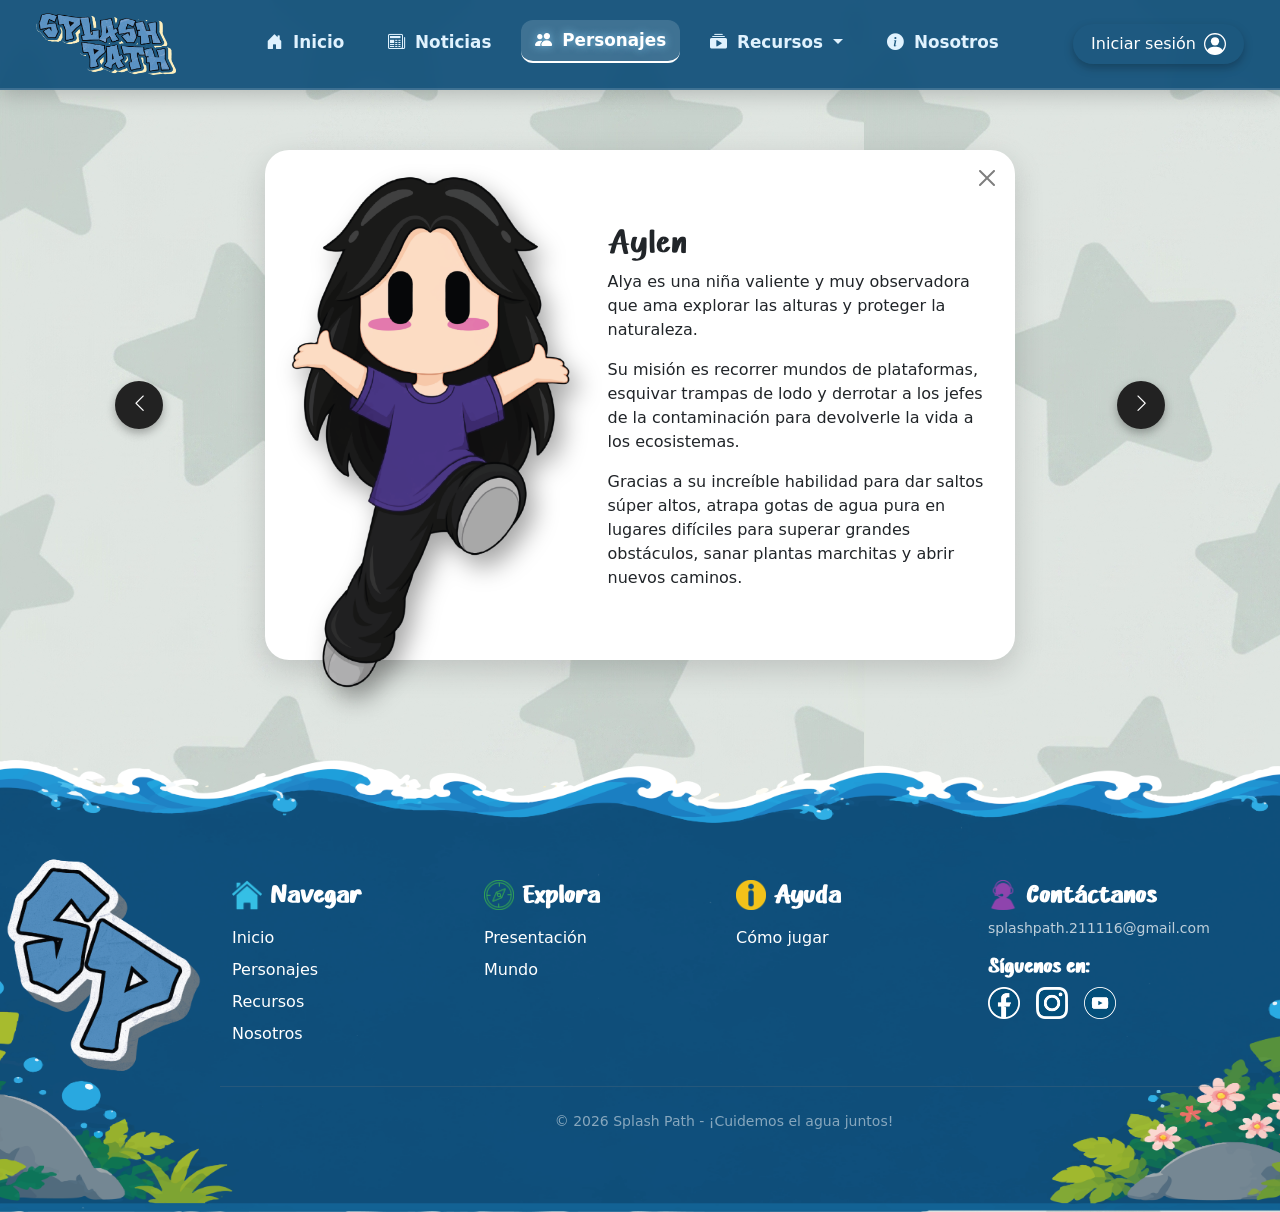
<file: Personaje03.html>
<!DOCTYPE html>
<html lang="es">
<head>
    <meta charset="UTF-8">
    <meta name="viewport" content="width=device-width, initial-scale=1.0">
    <title>Splash path</title>

    <link rel="icon" href="Img/LogoNavegación.png">

    <link rel="stylesheet" href="StylePersonajes03.css">
    <link rel="stylesheet" href="bootstrap-5.3.8-dist/css/bootstrap.min.css">

    <link rel="preconnect" href="https://fonts.googleapis.com">
    <link rel="preconnect" href="https://fonts.gstatic.com" crossorigin>
    <link href="https://fonts.googleapis.com/css2?family=Nunito:ital@0;1&display=swap" rel="stylesheet">

    <link rel="stylesheet" href="https://cdn.jsdelivr.net/npm/bootstrap-icons@1.11.3/font/bootstrap-icons.min.css">

</head>
<body style="background-image: url(Img/Personajes/Fondo03.jpg);">
    
    <!-- Barra de navegación -->

    <header class="content">
  
        <nav class="navbar navbar-expand-lg navbar-dark Fondo fixed-top px-3 px-md-4">
    
            <div class="container-fluid">

                <a class="navbar-brand d-flex align-items-center" href="Index.html">
                    <img src="Img/LogoBarraNavegación.png" alt="Splash Path" width="140" class="Logo">
                </a>

                <!-- Para celulares -->

                <button class="navbar-toggler border-0" type="button" data-bs-toggle="collapse" data-bs-target="#menuNavegacion" aria-controls="menuNavegacion" aria-expanded="false" aria-label="Toggle navigation">
                    <span class="navbar-toggler-icon"></span>
                </button>

                <div class="collapse navbar-collapse" id="menuNavegacion">

                    <ul class="navbar-nav mx-auto nav-underline gap-2 gap-lg-3 py-3 py-lg-0 text-center text-lg-start align-items-center">
                       
                        <li class="nav-item">
                            <a class="nav-link " href="Index.html">
                                <i class="bi bi-house-door-fill me-1"></i> Inicio
                            </a>
                        </li>

          
                        <li class="nav-item">
                            <a class="nav-link" href="Noticias.html">
                                <i class="bi bi-newspaper me-1"></i> Noticias
                            </a>
                        </li>

          
                        <li class="nav-item">
                            <a class="nav-link active" href="Personajes.html">
                                <i class="bi bi-people-fill me-1"></i> Personajes
                            </a>
                        </li>

          
                        <li class="nav-item dropdown">

                            <a class="nav-link dropdown-toggle" data-bs-toggle="dropdown" href="#" role="button" aria-expanded="false">
                                <i class="bi bi-collection-play-fill me-1"></i> Recursos
                            </a>
          
                            <ul class="dropdown-menu dropdown-menu-dark border-0 shadow-lg rounded-4">
                                <li><a class="dropdown-item py-2" href="Presentación.html">Presentación</a></li>
                                <li><a class="dropdown-item py-2" href="Mundo.html">Mundo</a></li>
                            </ul>
          
                        </li>
          
                        <li class="nav-item">
                            <a class="nav-link" href="Nosotros.html">
                                <i class="bi bi-info-circle-fill me-1"></i> Nosotros
                            </a>
                        </li>
                    </ul>

                    <!-- Iniciar sesión -->

                    <div class="d-flex justify-content-center mt-3 mt-lg-0">
              
                        <a href="#" class="nav-link BotonSesion d-flex align-items-center gap-2" data-bs-toggle="modal" data-bs-target="#modalSesion">
                            
                            <span>Iniciar sesión</span>
            
                            <svg xmlns="http://www.w3.org/2000/svg" width="22" height="22" fill="currentColor" class="bi bi-person-circle" viewBox="0 0 16 16">
                                <path d="M11 6a3 3 0 1 1-6 0 3 3 0 0 1 6 0z"/>
                                <path fill-rule="evenodd" d="M0 8a8 8 0 1 1 16 0A8 8 0 0 1 0 8zm8-7a7 7 0 0 0-5.468 11.37C3.242 11.226 4.805 10 8 10s4.757 1.225 5.468 2.37A7 7 0 0 0 8 1z"/>
                            </svg>
          
                        </a>

                    </div>

                </div>
            
            </div>
        </nav>
    </header>

    <main>

        <section class="Centrar">
            <div class="Tarjeta position-relative">
                <a href="Personajes.html">
                    <button type="button" class="btn-close btn-close-custom position-absolute top-0 end-0 m-3" aria-label="Close"></button>
                </a>
                <div class="row align-items-center h-100">
                    <div class="col-sm-5 position-relative">
                        <img src="Img/Personajes/Personaje03.png" alt="Aylen" class="Imagen">
                    </div>
                
                    <div class="col-sm-7 ps-sm-2">
                        <div class="contenido-texto p-4">
                            <h2>Aylen</h2>
                            <p>Alya es una niña valiente y muy observadora que ama explorar las alturas y proteger la naturaleza.</p>
                            <p>Su misión es recorrer mundos de plataformas, esquivar trampas de lodo y derrotar a los jefes de la contaminación para devolverle la vida a los ecosistemas.</p>
                            <p>Gracias a su increíble habilidad para dar saltos súper altos, atrapa gotas de agua pura en lugares difíciles para superar grandes obstáculos, sanar plantas marchitas y abrir nuevos caminos.</p>
                        </div>
                    </div>
               </div>
            </div>

            <a href="Personaje02.html" class="btn-nav-flotante btn-prev" aria-label="Anterior">
                <i class="bi bi-chevron-left"></i>
            </a>
  
            <a href="Personaje04.html" class="btn-nav-flotante btn-next" aria-label="Siguiente">
                <i class="bi bi-chevron-right"></i>
            </a>
        </section>
    </main>

    <footer class="text-white FondoFooter">
  
        <div class="container">
  
            <div class="row g-4 w-100">
      
                <div class="col-12 col-sm-6 col-md-3">
      
                    <div class="d-flex align-items-center gap-2 mb-3">
                        <img src="Img/Navegar.png" alt="Navegar" height="30px">
                        <h3 class="fw-bold fs-4 m-0">Navegar</h3>
                    </div>
      
                    <nav>
      
                        <ul class="list-unstyled d-flex flex-column gap-2">
                            <li><a href="Index.html">Inicio</a></li>
                            <li><a href="Personajes.html">Personajes</a></li>
                            <li><a href="Presentacion.html">Recursos</a></li>
                            <li><a href="Nosotros.html">Nosotros</a></li>
                        </ul>
        
                    </nav>
      
                </div>


                <div class="col-12 col-sm-6 col-md-3">

                    <div class="d-flex align-items-center gap-2 mb-3">
                        <img src="Img/Explora.png" alt="Explora" height="30px">
                        <h3 class="fw-bold fs-4 m-0">Explora</h3>
                    </div>

                    <nav>

                        <ul class="list-unstyled d-flex flex-column gap-2">
                            <li><a href="Presentacion.html">Presentación</a></li>
                            <li><a href="Mundo.html">Mundo</a></li>
                        </ul>

                    </nav>

                </div>

      
                <div class="col-12 col-sm-6 col-md-3">
       
                    <div class="d-flex align-items-center gap-2 mb-3">
                        <img src="Img/Ayuda.png" alt="Ayuda" height="30px">
                        <h3 class="fw-bold fs-4 m-0">Ayuda</h3>
                    </div>
       
                    <nav>
       
                        <ul class="list-unstyled d-flex flex-column gap-2">
                            <li><a href="Mundo.html">Cómo jugar</a></li>
                        </ul>
       
                    </nav>
      
                </div>

      
                <div class="col-12 col-sm-6 col-md-3">
      
                    <div class="d-flex align-items-center gap-2 mb-2">
                        <img src="Img/Contáctanos.png" alt="Contactanos" height="30px">
                        <h3 class="fw-bold fs-4 m-0">Contáctanos</h3>
                    </div>
      
                    <p class="small text-light opacity-75 mb-3">splashpath.211116@gmail.com</p>

                    <h4 class="fw-bold fs-5 mb-2">Síguenos en:</h4>
        
                    <nav class="d-flex gap-3 align-items-center">
        
                        <a href="https://www.facebook.com/profile.php?id=61593232408254" target="_blank" class="RedSocialIcono">
                            <img src="Img/Facebook.png" alt="Facebook" width="32" height="32">
                        </a>
        
                        <a href="https://www.instagram.com/splashpath.211116/" target="_blank" class="RedSocialIcono">
                            <img src="Img/Instagram.png" alt="Instagram" width="32" height="32">
                        </a>
        
                        <a href="https://www.youtube.com/@Splashpath-p7u" target="_blank" class="RedSocialIcono">
                            <img src="Img/Youtube.png" alt="Youtube" width="32" height="32">
                        </a>
        
                    </nav>
     
                </div>
            </div>

            <div class="text-center pt-4 mt-4 border-top border-secondary border-opacity-25 w-100">
                <p class="small m-0 text-white-50"> © 2026 Splash Path - ¡Cuidemos el agua juntos! </p>
            </div>

        </div>

    </footer>

    <!-- Inicio de sesión -->

    <div class="modal fade" id="modalSesion" tabindex="-1">

        <div class="modal-dialog modal-dialog-centered">

            <div class="modal-content Inicio p-4">

                <button type="button" class="btn-close btn-close-white ms-auto" data-bs-dismiss="modal" aria-label="Close"></button>

                <div class="modal-body text-center pt-0">

                    <!-- IniciarSesión -->
     
                    <div id="vistaLogin">
     
                        <h3 class="fw-bold text-white mb-2">¡Bienvenido de nuevo!</h3>
                        <p class="text-white-50 small mb-4">Ingresa a tu cuenta para continuar en Splash Path</p>

                        <form>
     
                            <div class="mb-3 text-start">
                                <label for="email" class="form-label text-light small fw-bold">Correo electrónico</label>
                                <input type="email" class="form-control input-gaming" id="email" placeholder="nombre@ejemplo.com" required>
                            </div>

            
                            <div class="mb-3 text-start">
                                <label for="password" class="form-label text-light small fw-bold">Contraseña</label>
                                <input type="password" class="form-control input-gaming" id="password" placeholder="••••••••" required>
                            </div>

            
                            <div class="d-flex justify-content-between align-items-center mb-4 small">
            
                                <div class="form-check">
                                    <input class="form-check-input" type="checkbox" id="recordar">
                                    <label class="form-check-label text-light" for="recordar">Recordarme</label>
                                </div>
            
                                <a href="#" class="enlace-gaming text-decoration-none" onclick="mostrarRecuperar(event)">¿Olvidaste tu contraseña?</a>
            
                            </div>

                            <button type="submit" class="btn InicioSesion w-100 py-2 fw-bold">INICIAR SESIÓN</button>
          
                        </form>

          
                        <div class="mt-4 pt-3 border-top border-secondary small text-light">
                            ¿No tienes una cuenta? <a href="#" class="enlace-gaming fw-bold text-decoration-none" onclick="mostrarRegistro(event)">Regístrate</a>
                        </div>
        
                    </div>

                    <!-- ContraseñaRecuperar -->
        
                    <div id="vistaRecuperar" class="d-none">
        
                        <h3 class="fw-bold text-white mb-2">¿Olvidaste tu contraseña?</h3>
                        <p class="text-white-50 small mb-4">Ingresa tu nombre de usuario para continuar</p>

                        <form onsubmit="procesarRecuperacion(event)">
        
                            <div class="mb-3 text-start">
                                <label for="usuarioRecuperar" class="form-label text-light small fw-bold">Nombre de usuario</label>
                                <input type="text" class="form-control input-gaming" id="usuarioRecuperar" placeholder="Ej. SuperSplash" required>
                            </div>

                            <button type="submit" class="btn InicioSesion w-100 py-2 fw-bold mt-2">VERIFICAR USUARIO</button>
        
                        </form>

          
                        <div class="mt-4 pt-3 border-top border-secondary small text-light">
                            ¿Ya la recordaste? <a href="#" class="enlace-gaming fw-bold text-decoration-none" onclick="mostrarLogin(event)">Inicia sesión</a>
                        </div>
        
                    </div>

                    <!-- Registrarse -->
        
                    <div id="vistaExitoRecuperar" class="d-none">
    
                        <h3 class="fw-bold text-white mb-2">¡Usuario encontrado!</h3>
                        <p class="text-white-50 small mb-4">Escribe tu nueva contraseña para ingresar</p>

          
                        <form onsubmit="finalizarRestablecimiento(event)">
          
                            <div class="mb-3 text-start">
                                <label for="nuevaPassword" class="form-label text-light small fw-bold">Nueva Contraseña</label>
                                <input type="password" class="form-control input-gaming" id="nuevaPassword" placeholder="••••••••" required>
                            </div>

                            <button type="submit" class="btn InicioSesion w-100 py-2 fw-bold mt-2">GUARDAR Y ENTRAR</button>
          
                        </form>
        
                    </div>

                    <!-- Registro -->
        
                    <div id="vistaRegistro" class="d-none">
        
                        <h3 class="fw-bold text-white mb-2">Crea tu cuenta</h3>
                        <p class="text-white-50 small mb-4">Únete a la aventura en Splash Path</p>

                        <form onsubmit="procesarRegistro(event)">
        
                            <div class="mb-3 text-start">
                                <label for="regUsuario" class="form-label text-light small fw-bold">Nombre de usuario</label>
                                <input type="text" class="form-control input-gaming" id="regUsuario" placeholder="Ej. SuperSplash" required>
                            </div>

                            <div class="mb-3 text-start">
                                <label for="regEmail" class="form-label text-light small fw-bold">Correo electrónico</label>
                                <input type="email" class="form-control input-gaming" id="regEmail" placeholder="nombre@ejemplo.com" required>
                            </div>

        
                            <div class="mb-3 text-start">
                                <label for="regPassword" class="form-label text-light small fw-bold">Contraseña</label>
                                <input type="password" class="form-control input-gaming" id="regPassword" placeholder="••••••••" required>
                            </div>

                            <button type="submit" class="btn InicioSesion w-100 py-2 fw-bold mt-2">CREAR CUENTA</button>
        
                        </form>

                        <div class="mt-4 pt-3 border-top border-secondary small text-light">
                            ¿Ya tienes una cuenta? <a href="#" class="enlace-gaming fw-bold text-decoration-none" onclick="mostrarLogin(event)">Inicia sesión</a>
                        </div>
        
                    </div>

                </div>

            </div>
        </div>
    </div>

    <script src="bootstrap-5.3.8-dist/js/bootstrap.bundle.min.js"></script>
    <script src="IniciarSesion.js"></script>

</body>
</html>
</file>
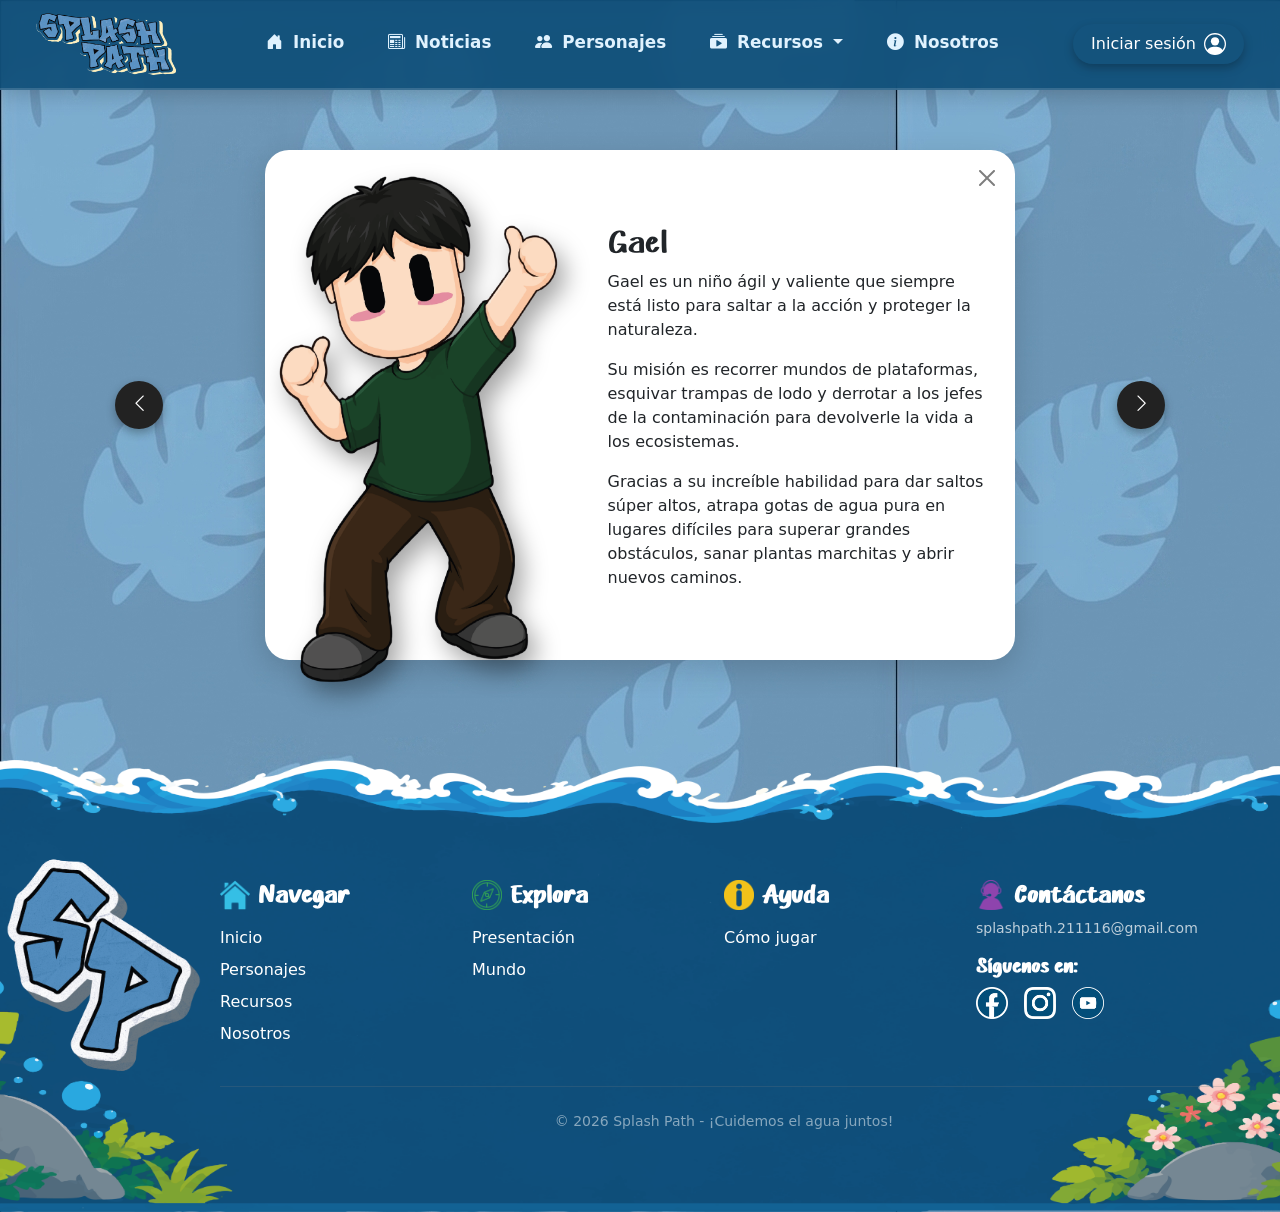
<file: Personaje04.html>
<!DOCTYPE html>
<html lang="es">
<head>
    <meta charset="UTF-8">
    <meta name="viewport" content="width=device-width, initial-scale=1.0">
    <title>Splash path</title>

    <link rel="icon" href="Img/LogoNavegación.png">

    <link rel="stylesheet" href="StylePersonajes04.css">
    <link rel="stylesheet" href="bootstrap-5.3.8-dist/css/bootstrap.min.css">

    <link rel="preconnect" href="https://fonts.googleapis.com">
    <link rel="preconnect" href="https://fonts.gstatic.com" crossorigin>
    <link href="https://fonts.googleapis.com/css2?family=Nunito:ital@0;1&display=swap" rel="stylesheet">

    <link rel="stylesheet" href="https://cdn.jsdelivr.net/npm/bootstrap-icons@1.11.3/font/bootstrap-icons.min.css">

</head>
<body style="background-image: url(Img/Personajes/Fondo04.jpg);">

   <!-- Barra de navegación -->

    <header class="content">
  
        <nav class="navbar navbar-expand-lg navbar-dark Fondo fixed-top px-3 px-md-4">
    
            <div class="container-fluid">

                <a class="navbar-brand d-flex align-items-center" href="Index.html">
                    <img src="Img/LogoBarraNavegación.png" alt="Splash Path" width="140" class="Logo">
                </a>

                <!-- Para celulares -->

                <button class="navbar-toggler border-0" type="button" data-bs-toggle="collapse" data-bs-target="#menuNavegacion" aria-controls="menuNavegacion" aria-expanded="false" aria-label="Toggle navigation">
                    <span class="navbar-toggler-icon"></span>
                </button>

                <div class="collapse navbar-collapse" id="menuNavegacion">

                    <ul class="navbar-nav mx-auto nav-underline gap-2 gap-lg-3 py-3 py-lg-0 text-center text-lg-start align-items-center">
                       
                        <li class="nav-item">
                            <a class="nav-link " href="Index.html">
                                <i class="bi bi-house-door-fill me-1"></i> Inicio
                            </a>
                        </li>

          
                        <li class="nav-item">
                            <a class="nav-link" href="Noticias.html">
                                <i class="bi bi-newspaper me-1"></i> Noticias
                            </a>
                        </li>

          
                        <li class="nav-item">
                            <a class="nav-link antive" href="Personajes.html">
                                <i class="bi bi-people-fill me-1"></i> Personajes
                            </a>
                        </li>

          
                        <li class="nav-item dropdown">

                            <a class="nav-link dropdown-toggle" data-bs-toggle="dropdown" href="#" role="button" aria-expanded="false">
                                <i class="bi bi-collection-play-fill me-1"></i> Recursos
                            </a>
          
                            <ul class="dropdown-menu dropdown-menu-dark border-0 shadow-lg rounded-4">
                                <li><a class="dropdown-item py-2" href="Presentación.html">Presentación</a></li>
                                <li><a class="dropdown-item py-2" href="Mundo.html">Mundo</a></li>
                            </ul>
          
                        </li>
          
                        <li class="nav-item">
                            <a class="nav-link" href="Nosotros.html">
                                <i class="bi bi-info-circle-fill me-1"></i> Nosotros
                            </a>
                        </li>
                    </ul>

                    <!-- Iniciar sesión -->

                    <div class="d-flex justify-content-center mt-3 mt-lg-0">
              
                        <a href="#" class="nav-link BotonSesion d-flex align-items-center gap-2" data-bs-toggle="modal" data-bs-target="#modalSesion">
                            
                            <span>Iniciar sesión</span>
            
                            <svg xmlns="http://www.w3.org/2000/svg" width="22" height="22" fill="currentColor" class="bi bi-person-circle" viewBox="0 0 16 16">
                                <path d="M11 6a3 3 0 1 1-6 0 3 3 0 0 1 6 0z"/>
                                <path fill-rule="evenodd" d="M0 8a8 8 0 1 1 16 0A8 8 0 0 1 0 8zm8-7a7 7 0 0 0-5.468 11.37C3.242 11.226 4.805 10 8 10s4.757 1.225 5.468 2.37A7 7 0 0 0 8 1z"/>
                            </svg>
          
                        </a>

                    </div>

                </div>
            
            </div>
        </nav>
    </header>

    <main>

        <section class="Centrar">
            <div class="Tarjeta position-relative">
                <a href="Personajes.html">
                    <button type="button" class="btn-close btn-close-custom position-absolute top-0 end-0 m-3" aria-label="Close"></button>
                </a>
                <div class="row align-items-center h-100">
                    <div class="col-sm-5 position-relative">
                        <img src="Img/Personajes/Personaje04.png" alt="Gael" class="Imagen">
                    </div>
                
                    <div class="col-sm-7 ps-sm-2">
                        <div class="contenido-texto p-4">
                            <h2>Gael</h2>
                            <p>Gael es un niño ágil y valiente que siempre está listo para saltar a la acción y proteger la naturaleza.</p>
                            <p>Su misión es recorrer mundos de plataformas, esquivar trampas de lodo y derrotar a los jefes de la contaminación para devolverle la vida a los ecosistemas.</p>
                            <p>Gracias a su increíble habilidad para dar saltos súper altos, atrapa gotas de agua pura en lugares difíciles para superar grandes obstáculos, sanar plantas marchitas y abrir nuevos caminos.</p>
                        </div>
                    </div>
               </div>
            </div>

            <a href="Personaje03.html" class="btn-nav-flotante btn-prev" aria-label="Anterior">
                <i class="bi bi-chevron-left"></i>
            </a>
  
            <a href="Personaje05.html" class="btn-nav-flotante btn-next" aria-label="Siguiente">
                <i class="bi bi-chevron-right"></i>
            </a>
        </section>
    </main>

    <footer class="text-white FondoFooter">
  
        <div class="container">
  
            <div class="row g-4 w-100">
      
                <div class="col-12 col-sm-6 col-md-3">
      
                    <div class="d-flex align-items-center gap-2 mb-3">
                        <img src="Img/Navegar.png" alt="Navegar" height="30px">
                        <h3 class="fw-bold fs-4 m-0">Navegar</h3>
                    </div>
      
                    <nav>
      
                        <ul class="list-unstyled d-flex flex-column gap-2">
                            <li><a href="Index.html">Inicio</a></li>
                            <li><a href="Personajes.html">Personajes</a></li>
                            <li><a href="Presentacion.html">Recursos</a></li>
                            <li><a href="Nosotros.html">Nosotros</a></li>
                        </ul>
        
                    </nav>
      
                </div>


                <div class="col-12 col-sm-6 col-md-3">

                    <div class="d-flex align-items-center gap-2 mb-3">
                        <img src="Img/Explora.png" alt="Explora" height="30px">
                        <h3 class="fw-bold fs-4 m-0">Explora</h3>
                    </div>

                    <nav>

                        <ul class="list-unstyled d-flex flex-column gap-2">
                            <li><a href="Presentacion.html">Presentación</a></li>
                            <li><a href="Mundo.html">Mundo</a></li>
                        </ul>

                    </nav>

                </div>

      
                <div class="col-12 col-sm-6 col-md-3">
       
                    <div class="d-flex align-items-center gap-2 mb-3">
                        <img src="Img/Ayuda.png" alt="Ayuda" height="30px">
                        <h3 class="fw-bold fs-4 m-0">Ayuda</h3>
                    </div>
       
                    <nav>
       
                        <ul class="list-unstyled d-flex flex-column gap-2">
                            <li><a href="Mundo.html">Cómo jugar</a></li>
                        </ul>
       
                    </nav>
      
                </div>

      
                <div class="col-12 col-sm-6 col-md-3">
      
                    <div class="d-flex align-items-center gap-2 mb-2">
                        <img src="Img/Contáctanos.png" alt="Contactanos" height="30px">
                        <h3 class="fw-bold fs-4 m-0">Contáctanos</h3>
                    </div>
      
                    <p class="small text-light opacity-75 mb-3">splashpath.211116@gmail.com</p>

                    <h4 class="fw-bold fs-5 mb-2">Síguenos en:</h4>
        
                    <nav class="d-flex gap-3 align-items-center">
        
                        <a href="https://www.facebook.com/profile.php?id=61593232408254" target="_blank" class="RedSocialIcono">
                            <img src="Img/Facebook.png" alt="Facebook" width="32" height="32">
                        </a>
        
                        <a href="https://www.instagram.com/splashpath.211116/" target="_blank" class="RedSocialIcono">
                            <img src="Img/Instagram.png" alt="Instagram" width="32" height="32">
                        </a>
        
                        <a href="https://www.youtube.com/@Splashpath-p7u" target="_blank" class="RedSocialIcono">
                            <img src="Img/Youtube.png" alt="Youtube" width="32" height="32">
                        </a>
        
                    </nav>
     
                </div>
            </div>

            <div class="text-center pt-4 mt-4 border-top border-secondary border-opacity-25 w-100">
                <p class="small m-0 text-white-50"> © 2026 Splash Path - ¡Cuidemos el agua juntos! </p>
            </div>

        </div>

    </footer>

    <!-- Inicio de sesión -->

    <div class="modal fade" id="modalSesion" tabindex="-1">

        <div class="modal-dialog modal-dialog-centered">

            <div class="modal-content Inicio p-4">

                <button type="button" class="btn-close btn-close-white ms-auto" data-bs-dismiss="modal" aria-label="Close"></button>

                <div class="modal-body text-center pt-0">

                    <!-- IniciarSesión -->
     
                    <div id="vistaLogin">
     
                        <h3 class="fw-bold text-white mb-2">¡Bienvenido de nuevo!</h3>
                        <p class="text-white-50 small mb-4">Ingresa a tu cuenta para continuar en Splash Path</p>

                        <form>
     
                            <div class="mb-3 text-start">
                                <label for="email" class="form-label text-light small fw-bold">Correo electrónico</label>
                                <input type="email" class="form-control input-gaming" id="email" placeholder="nombre@ejemplo.com" required>
                            </div>

            
                            <div class="mb-3 text-start">
                                <label for="password" class="form-label text-light small fw-bold">Contraseña</label>
                                <input type="password" class="form-control input-gaming" id="password" placeholder="••••••••" required>
                            </div>

            
                            <div class="d-flex justify-content-between align-items-center mb-4 small">
            
                                <div class="form-check">
                                    <input class="form-check-input" type="checkbox" id="recordar">
                                    <label class="form-check-label text-light" for="recordar">Recordarme</label>
                                </div>
            
                                <a href="#" class="enlace-gaming text-decoration-none" onclick="mostrarRecuperar(event)">¿Olvidaste tu contraseña?</a>
            
                            </div>

                            <button type="submit" class="btn InicioSesion w-100 py-2 fw-bold">INICIAR SESIÓN</button>
          
                        </form>

          
                        <div class="mt-4 pt-3 border-top border-secondary small text-light">
                            ¿No tienes una cuenta? <a href="#" class="enlace-gaming fw-bold text-decoration-none" onclick="mostrarRegistro(event)">Regístrate</a>
                        </div>
        
                    </div>

                    <!-- ContraseñaRecuperar -->
        
                    <div id="vistaRecuperar" class="d-none">
        
                        <h3 class="fw-bold text-white mb-2">¿Olvidaste tu contraseña?</h3>
                        <p class="text-white-50 small mb-4">Ingresa tu nombre de usuario para continuar</p>

                        <form onsubmit="procesarRecuperacion(event)">
        
                            <div class="mb-3 text-start">
                                <label for="usuarioRecuperar" class="form-label text-light small fw-bold">Nombre de usuario</label>
                                <input type="text" class="form-control input-gaming" id="usuarioRecuperar" placeholder="Ej. SuperSplash" required>
                            </div>

                            <button type="submit" class="btn InicioSesion w-100 py-2 fw-bold mt-2">VERIFICAR USUARIO</button>
        
                        </form>

          
                        <div class="mt-4 pt-3 border-top border-secondary small text-light">
                            ¿Ya la recordaste? <a href="#" class="enlace-gaming fw-bold text-decoration-none" onclick="mostrarLogin(event)">Inicia sesión</a>
                        </div>
        
                    </div>

                    <!-- Registrarse -->
        
                    <div id="vistaExitoRecuperar" class="d-none">
    
                        <h3 class="fw-bold text-white mb-2">¡Usuario encontrado!</h3>
                        <p class="text-white-50 small mb-4">Escribe tu nueva contraseña para ingresar</p>

          
                        <form onsubmit="finalizarRestablecimiento(event)">
          
                            <div class="mb-3 text-start">
                                <label for="nuevaPassword" class="form-label text-light small fw-bold">Nueva Contraseña</label>
                                <input type="password" class="form-control input-gaming" id="nuevaPassword" placeholder="••••••••" required>
                            </div>

                            <button type="submit" class="btn InicioSesion w-100 py-2 fw-bold mt-2">GUARDAR Y ENTRAR</button>
          
                        </form>
        
                    </div>

                    <!-- Registro -->
        
                    <div id="vistaRegistro" class="d-none">
        
                        <h3 class="fw-bold text-white mb-2">Crea tu cuenta</h3>
                        <p class="text-white-50 small mb-4">Únete a la aventura en Splash Path</p>

                        <form onsubmit="procesarRegistro(event)">
        
                            <div class="mb-3 text-start">
                                <label for="regUsuario" class="form-label text-light small fw-bold">Nombre de usuario</label>
                                <input type="text" class="form-control input-gaming" id="regUsuario" placeholder="Ej. SuperSplash" required>
                            </div>

                            <div class="mb-3 text-start">
                                <label for="regEmail" class="form-label text-light small fw-bold">Correo electrónico</label>
                                <input type="email" class="form-control input-gaming" id="regEmail" placeholder="nombre@ejemplo.com" required>
                            </div>

        
                            <div class="mb-3 text-start">
                                <label for="regPassword" class="form-label text-light small fw-bold">Contraseña</label>
                                <input type="password" class="form-control input-gaming" id="regPassword" placeholder="••••••••" required>
                            </div>

                            <button type="submit" class="btn InicioSesion w-100 py-2 fw-bold mt-2">CREAR CUENTA</button>
        
                        </form>

                        <div class="mt-4 pt-3 border-top border-secondary small text-light">
                            ¿Ya tienes una cuenta? <a href="#" class="enlace-gaming fw-bold text-decoration-none" onclick="mostrarLogin(event)">Inicia sesión</a>
                        </div>
        
                    </div>

                </div>

            </div>
        </div>
    </div>

    <script src="bootstrap-5.3.8-dist/js/bootstrap.bundle.min.js"></script>
    <script src="IniciarSesion.js"></script>

</body>
</html>
</file>
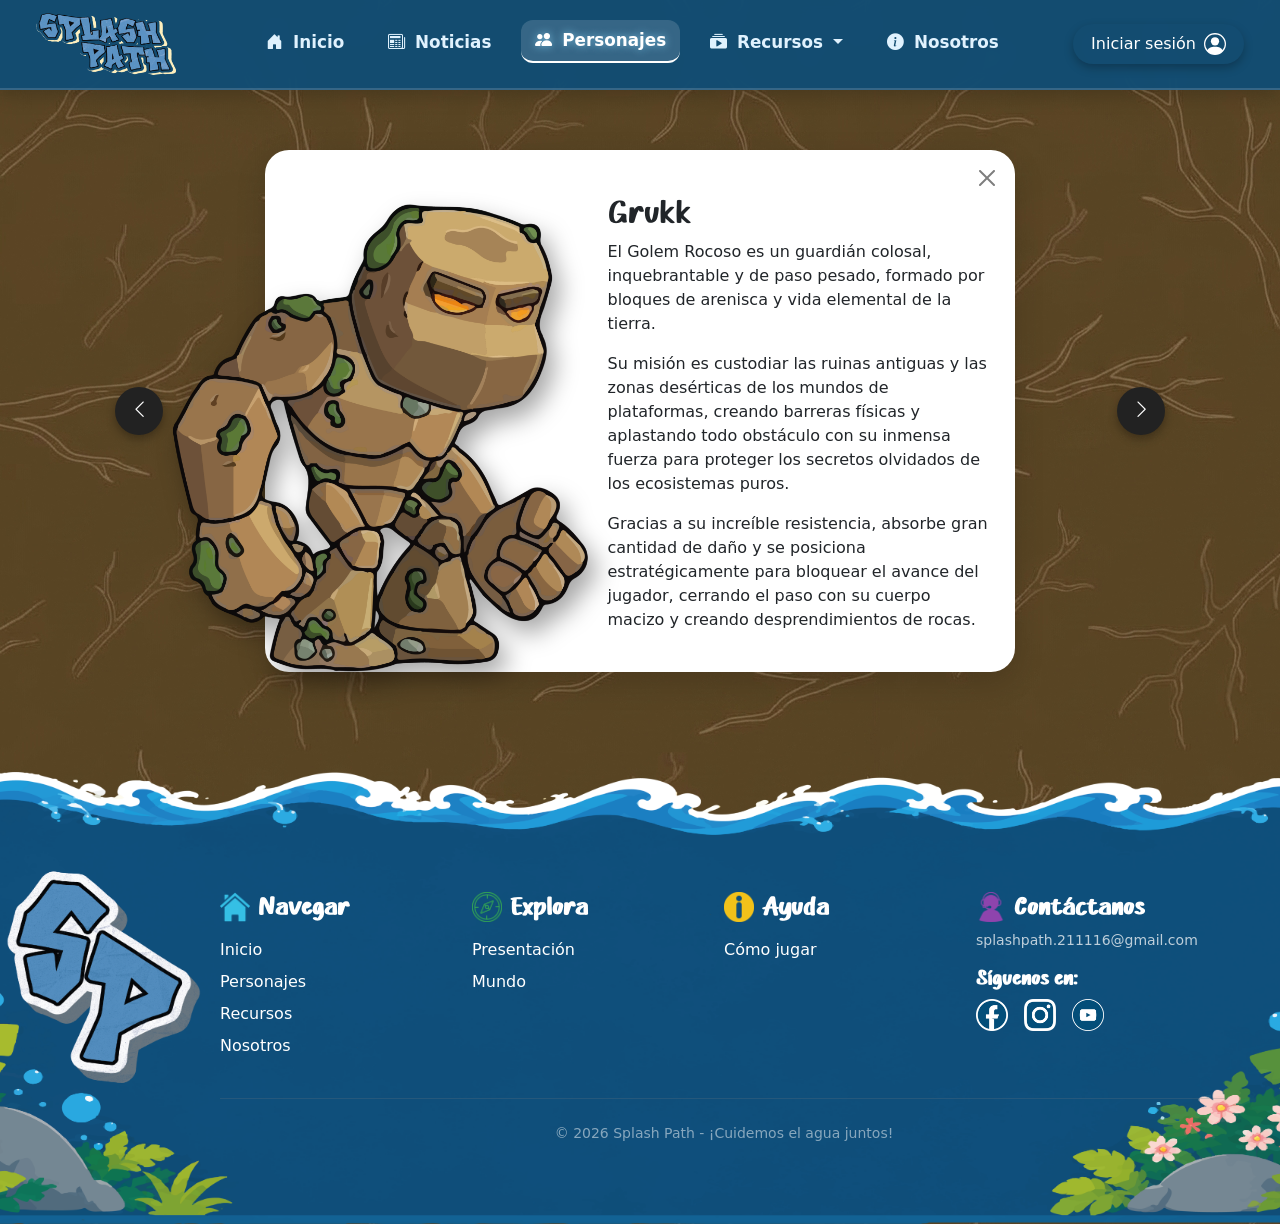
<file: Personaje05.html>
<!DOCTYPE html>
<html lang="es">
<head>
    <meta charset="UTF-8">
    <meta name="viewport" content="width=device-width, initial-scale=1.0">
    <title>Splash path</title>

    <link rel="icon" href="Img/LogoNavegación.png">

    <link rel="stylesheet" href="StylePersonajes05.css">
    <link rel="stylesheet" href="bootstrap-5.3.8-dist/css/bootstrap.min.css">

    <link rel="preconnect" href="https://fonts.googleapis.com">
    <link rel="preconnect" href="https://fonts.gstatic.com" crossorigin>
    <link href="https://fonts.googleapis.com/css2?family=Nunito:ital@0;1&display=swap" rel="stylesheet">

    <link rel="stylesheet" href="https://cdn.jsdelivr.net/npm/bootstrap-icons@1.11.3/font/bootstrap-icons.min.css">

</head>
<body style="background-image: url(Img/Personajes/Fondo05.jpg);">
    
    <!-- Barra de navegación -->

    <header class="content">
  
        <nav class="navbar navbar-expand-lg navbar-dark Fondo fixed-top px-3 px-md-4">
    
            <div class="container-fluid">

                <a class="navbar-brand d-flex align-items-center" href="Index.html">
                    <img src="Img/LogoBarraNavegación.png" alt="Splash Path" width="140" class="Logo">
                </a>

                <!-- Para celulares -->

                <button class="navbar-toggler border-0" type="button" data-bs-toggle="collapse" data-bs-target="#menuNavegacion" aria-controls="menuNavegacion" aria-expanded="false" aria-label="Toggle navigation">
                    <span class="navbar-toggler-icon"></span>
                </button>

                <div class="collapse navbar-collapse" id="menuNavegacion">

                    <ul class="navbar-nav mx-auto nav-underline gap-2 gap-lg-3 py-3 py-lg-0 text-center text-lg-start align-items-center">
                       
                        <li class="nav-item">
                            <a class="nav-link " href="Index.html">
                                <i class="bi bi-house-door-fill me-1"></i> Inicio
                            </a>
                        </li>

          
                        <li class="nav-item">
                            <a class="nav-link" href="Noticias.html">
                                <i class="bi bi-newspaper me-1"></i> Noticias
                            </a>
                        </li>

          
                        <li class="nav-item">
                            <a class="nav-link active " href="Personajes.html">
                                <i class="bi bi-people-fill me-1"></i> Personajes
                            </a>
                        </li>

          
                        <li class="nav-item dropdown">

                            <a class="nav-link dropdown-toggle" data-bs-toggle="dropdown" href="#" role="button" aria-expanded="false">
                                <i class="bi bi-collection-play-fill me-1"></i> Recursos
                            </a>
          
                            <ul class="dropdown-menu dropdown-menu-dark border-0 shadow-lg rounded-4">
                                <li><a class="dropdown-item py-2" href="Presentación.html">Presentación</a></li>
                                <li><a class="dropdown-item py-2" href="Mundo.html">Mundo</a></li>
                            </ul>
          
                        </li>
          
                        <li class="nav-item">
                            <a class="nav-link" href="Nosotros.html">
                                <i class="bi bi-info-circle-fill me-1"></i> Nosotros
                            </a>
                        </li>
                    </ul>

                    <!-- Iniciar sesión -->

                    <div class="d-flex justify-content-center mt-3 mt-lg-0">
              
                        <a href="#" class="nav-link BotonSesion d-flex align-items-center gap-2" data-bs-toggle="modal" data-bs-target="#modalSesion">
                            
                            <span>Iniciar sesión</span>
            
                            <svg xmlns="http://www.w3.org/2000/svg" width="22" height="22" fill="currentColor" class="bi bi-person-circle" viewBox="0 0 16 16">
                                <path d="M11 6a3 3 0 1 1-6 0 3 3 0 0 1 6 0z"/>
                                <path fill-rule="evenodd" d="M0 8a8 8 0 1 1 16 0A8 8 0 0 1 0 8zm8-7a7 7 0 0 0-5.468 11.37C3.242 11.226 4.805 10 8 10s4.757 1.225 5.468 2.37A7 7 0 0 0 8 1z"/>
                            </svg>
          
                        </a>

                    </div>

                </div>
            
            </div>
        </nav>
    </header>
    <main>

        <section class="Centrar">
            <div class="Tarjeta position-relative">
                <a href="Personajes.html">
                    <button type="button" class="btn-close btn-close-custom position-absolute top-0 end-0 m-3" aria-label="Close"></button>
                </a>
                <div class="row align-items-center h-100">
                    <div class="col-sm-5 position-relative">
                        <img src="Img/Personajes/Personaje05.png" alt="Personaje05" class="Imagen">
                    </div>
                
                    <div class="col-sm-7 ps-sm-2">
                        <div class="contenido-texto p-4">
                            <h2>Grukk</h2>
                            <p>El Golem Rocoso es un guardián colosal, inquebrantable y de paso pesado, formado por bloques de arenisca y vida elemental de la tierra.</p>
                            <p>Su misión es custodiar las ruinas antiguas y las zonas desérticas de los mundos de plataformas, creando barreras físicas y aplastando todo obstáculo con su inmensa fuerza para proteger los secretos olvidados de los ecosistemas puros.</p>
                            <p>Gracias a su increíble resistencia, absorbe gran cantidad de daño y se posiciona estratégicamente para bloquear el avance del jugador, cerrando el paso con su cuerpo macizo y creando desprendimientos de rocas.</p>
                        </div>
                    </div>
               </div>
            </div>

            <a href="Personaje04.html" class="btn-nav-flotante btn-prev" aria-label="Anterior">
                <i class="bi bi-chevron-left"></i>
            </a>
  
            <a href="Personaje06.html" class="btn-nav-flotante btn-next" aria-label="Siguiente">
                <i class="bi bi-chevron-right"></i>
            </a>
        </section>
    </main>

    <footer class="text-white FondoFooter">
  
        <div class="container">
  
            <div class="row g-4 w-100">
      
                <div class="col-12 col-sm-6 col-md-3">
      
                    <div class="d-flex align-items-center gap-2 mb-3">
                        <img src="Img/Navegar.png" alt="Navegar" height="30px">
                        <h3 class="fw-bold fs-4 m-0">Navegar</h3>
                    </div>
      
                    <nav>
      
                        <ul class="list-unstyled d-flex flex-column gap-2">
                            <li><a href="Index.html">Inicio</a></li>
                            <li><a href="Personajes.html">Personajes</a></li>
                            <li><a href="Presentacion.html">Recursos</a></li>
                            <li><a href="Nosotros.html">Nosotros</a></li>
                        </ul>
        
                    </nav>
      
                </div>


                <div class="col-12 col-sm-6 col-md-3">

                    <div class="d-flex align-items-center gap-2 mb-3">
                        <img src="Img/Explora.png" alt="Explora" height="30px">
                        <h3 class="fw-bold fs-4 m-0">Explora</h3>
                    </div>

                    <nav>

                        <ul class="list-unstyled d-flex flex-column gap-2">
                            <li><a href="Presentacion.html">Presentación</a></li>
                            <li><a href="Mundo.html">Mundo</a></li>
                        </ul>

                    </nav>

                </div>

      
                <div class="col-12 col-sm-6 col-md-3">
       
                    <div class="d-flex align-items-center gap-2 mb-3">
                        <img src="Img/Ayuda.png" alt="Ayuda" height="30px">
                        <h3 class="fw-bold fs-4 m-0">Ayuda</h3>
                    </div>
       
                    <nav>
       
                        <ul class="list-unstyled d-flex flex-column gap-2">
                            <li><a href="Mundo.html">Cómo jugar</a></li>
                        </ul>
       
                    </nav>
      
                </div>

      
                <div class="col-12 col-sm-6 col-md-3">
      
                    <div class="d-flex align-items-center gap-2 mb-2">
                        <img src="Img/Contáctanos.png" alt="Contactanos" height="30px">
                        <h3 class="fw-bold fs-4 m-0">Contáctanos</h3>
                    </div>
      
                    <p class="small text-light opacity-75 mb-3">splashpath.211116@gmail.com</p>

                    <h4 class="fw-bold fs-5 mb-2">Síguenos en:</h4>
        
                    <nav class="d-flex gap-3 align-items-center">
        
                        <a href="https://www.facebook.com/profile.php?id=61593232408254" target="_blank" class="RedSocialIcono">
                            <img src="Img/Facebook.png" alt="Facebook" width="32" height="32">
                        </a>
        
                        <a href="https://www.instagram.com/splashpath.211116/" target="_blank" class="RedSocialIcono">
                            <img src="Img/Instagram.png" alt="Instagram" width="32" height="32">
                        </a>
        
                        <a href="https://www.youtube.com/@Splashpath-p7u" target="_blank" class="RedSocialIcono">
                            <img src="Img/Youtube.png" alt="Youtube" width="32" height="32">
                        </a>
        
                    </nav>
     
                </div>
            </div>

            <div class="text-center pt-4 mt-4 border-top border-secondary border-opacity-25 w-100">
                <p class="small m-0 text-white-50"> © 2026 Splash Path - ¡Cuidemos el agua juntos! </p>
            </div>

        </div>

    </footer>

    <!-- Inicio de sesión -->

    <div class="modal fade" id="modalSesion" tabindex="-1">

        <div class="modal-dialog modal-dialog-centered">

            <div class="modal-content Inicio p-4">

                <button type="button" class="btn-close btn-close-white ms-auto" data-bs-dismiss="modal" aria-label="Close"></button>

                <div class="modal-body text-center pt-0">

                    <!-- IniciarSesión -->
     
                    <div id="vistaLogin">
     
                        <h3 class="fw-bold text-white mb-2">¡Bienvenido de nuevo!</h3>
                        <p class="text-white-50 small mb-4">Ingresa a tu cuenta para continuar en Splash Path</p>

                        <form>
     
                            <div class="mb-3 text-start">
                                <label for="email" class="form-label text-light small fw-bold">Correo electrónico</label>
                                <input type="email" class="form-control input-gaming" id="email" placeholder="nombre@ejemplo.com" required>
                            </div>

            
                            <div class="mb-3 text-start">
                                <label for="password" class="form-label text-light small fw-bold">Contraseña</label>
                                <input type="password" class="form-control input-gaming" id="password" placeholder="••••••••" required>
                            </div>

            
                            <div class="d-flex justify-content-between align-items-center mb-4 small">
            
                                <div class="form-check">
                                    <input class="form-check-input" type="checkbox" id="recordar">
                                    <label class="form-check-label text-light" for="recordar">Recordarme</label>
                                </div>
            
                                <a href="#" class="enlace-gaming text-decoration-none" onclick="mostrarRecuperar(event)">¿Olvidaste tu contraseña?</a>
            
                            </div>

                            <button type="submit" class="btn InicioSesion w-100 py-2 fw-bold">INICIAR SESIÓN</button>
          
                        </form>

          
                        <div class="mt-4 pt-3 border-top border-secondary small text-light">
                            ¿No tienes una cuenta? <a href="#" class="enlace-gaming fw-bold text-decoration-none" onclick="mostrarRegistro(event)">Regístrate</a>
                        </div>
        
                    </div>

                    <!-- ContraseñaRecuperar -->
        
                    <div id="vistaRecuperar" class="d-none">
        
                        <h3 class="fw-bold text-white mb-2">¿Olvidaste tu contraseña?</h3>
                        <p class="text-white-50 small mb-4">Ingresa tu nombre de usuario para continuar</p>

                        <form onsubmit="procesarRecuperacion(event)">
        
                            <div class="mb-3 text-start">
                                <label for="usuarioRecuperar" class="form-label text-light small fw-bold">Nombre de usuario</label>
                                <input type="text" class="form-control input-gaming" id="usuarioRecuperar" placeholder="Ej. SuperSplash" required>
                            </div>

                            <button type="submit" class="btn InicioSesion w-100 py-2 fw-bold mt-2">VERIFICAR USUARIO</button>
        
                        </form>

          
                        <div class="mt-4 pt-3 border-top border-secondary small text-light">
                            ¿Ya la recordaste? <a href="#" class="enlace-gaming fw-bold text-decoration-none" onclick="mostrarLogin(event)">Inicia sesión</a>
                        </div>
        
                    </div>

                    <!-- Registrarse -->
        
                    <div id="vistaExitoRecuperar" class="d-none">
    
                        <h3 class="fw-bold text-white mb-2">¡Usuario encontrado!</h3>
                        <p class="text-white-50 small mb-4">Escribe tu nueva contraseña para ingresar</p>

          
                        <form onsubmit="finalizarRestablecimiento(event)">
          
                            <div class="mb-3 text-start">
                                <label for="nuevaPassword" class="form-label text-light small fw-bold">Nueva Contraseña</label>
                                <input type="password" class="form-control input-gaming" id="nuevaPassword" placeholder="••••••••" required>
                            </div>

                            <button type="submit" class="btn InicioSesion w-100 py-2 fw-bold mt-2">GUARDAR Y ENTRAR</button>
          
                        </form>
        
                    </div>

                    <!-- Registro -->
        
                    <div id="vistaRegistro" class="d-none">
        
                        <h3 class="fw-bold text-white mb-2">Crea tu cuenta</h3>
                        <p class="text-white-50 small mb-4">Únete a la aventura en Splash Path</p>

                        <form onsubmit="procesarRegistro(event)">
        
                            <div class="mb-3 text-start">
                                <label for="regUsuario" class="form-label text-light small fw-bold">Nombre de usuario</label>
                                <input type="text" class="form-control input-gaming" id="regUsuario" placeholder="Ej. SuperSplash" required>
                            </div>

                            <div class="mb-3 text-start">
                                <label for="regEmail" class="form-label text-light small fw-bold">Correo electrónico</label>
                                <input type="email" class="form-control input-gaming" id="regEmail" placeholder="nombre@ejemplo.com" required>
                            </div>

        
                            <div class="mb-3 text-start">
                                <label for="regPassword" class="form-label text-light small fw-bold">Contraseña</label>
                                <input type="password" class="form-control input-gaming" id="regPassword" placeholder="••••••••" required>
                            </div>

                            <button type="submit" class="btn InicioSesion w-100 py-2 fw-bold mt-2">CREAR CUENTA</button>
        
                        </form>

                        <div class="mt-4 pt-3 border-top border-secondary small text-light">
                            ¿Ya tienes una cuenta? <a href="#" class="enlace-gaming fw-bold text-decoration-none" onclick="mostrarLogin(event)">Inicia sesión</a>
                        </div>
        
                    </div>

                </div>

            </div>
        </div>
    </div>

    <script src="bootstrap-5.3.8-dist/js/bootstrap.bundle.min.js"></script>
    <script src="IniciarSesion.js"></script>

</body>
</html>
</file>
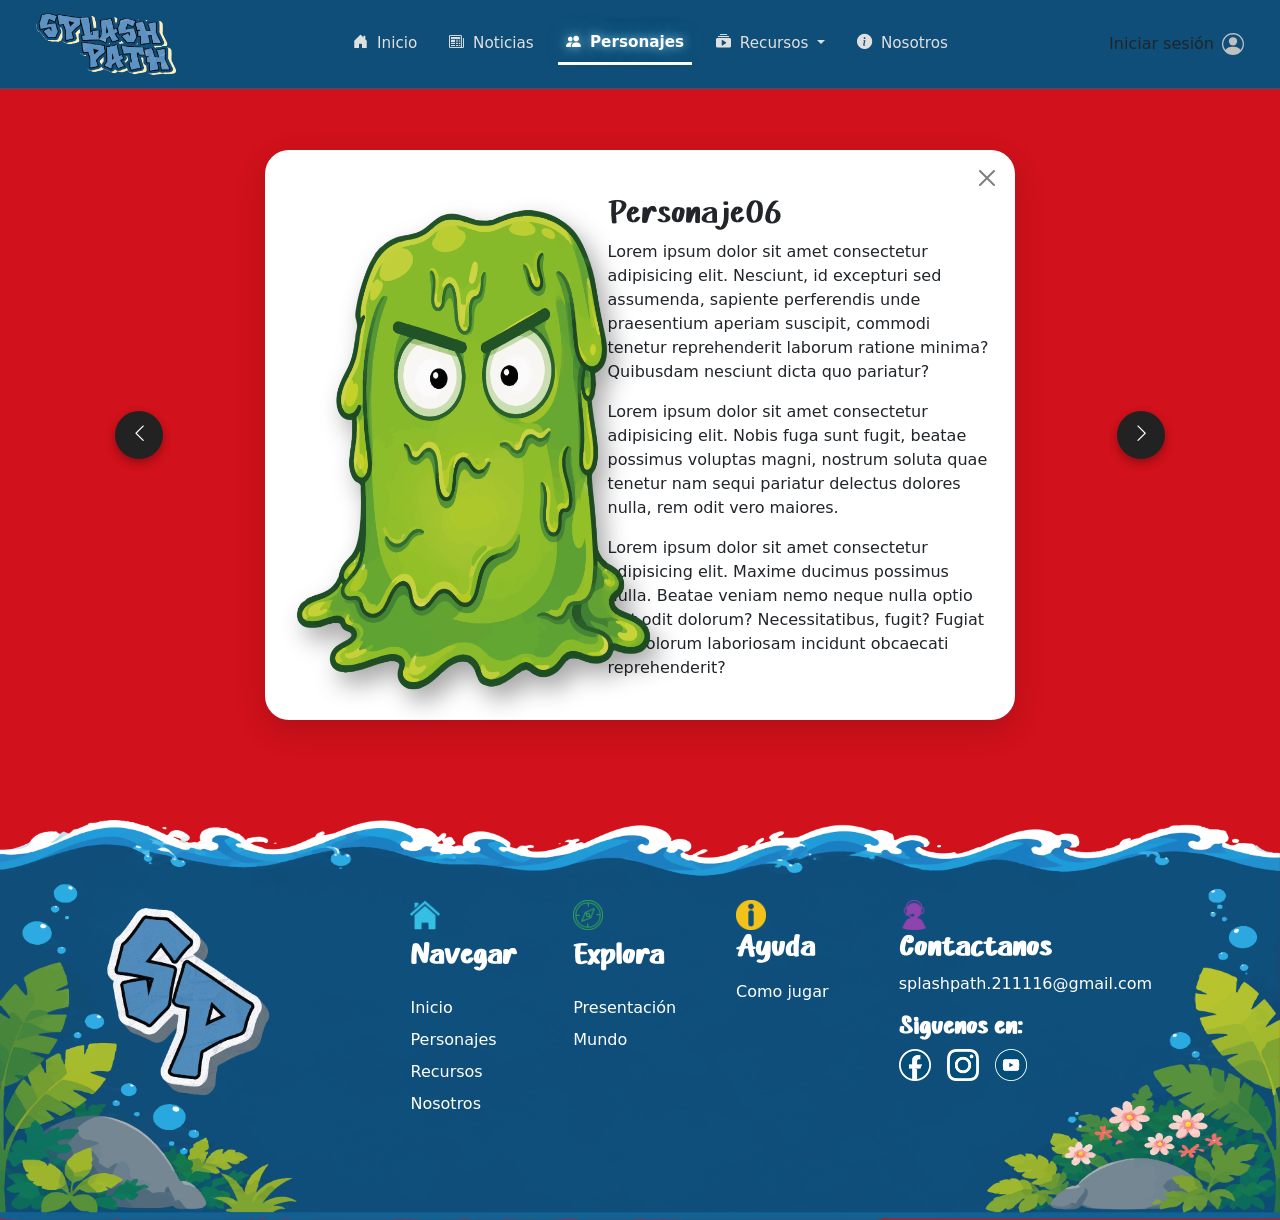
<file: Personaje06.html>
<!DOCTYPE html>
<html lang="es">
<head>
    <meta charset="UTF-8">
    <meta name="viewport" content="width=device-width, initial-scale=1.0">
    <title>Splash path</title>

    <link rel="icon" href="Img/LogoNavegación.png">

    <link rel="stylesheet" href="StylePersonajes06.css">
    <link rel="stylesheet" href="bootstrap-5.3.8-dist/css/bootstrap.min.css">

    <link rel="preconnect" href="https://fonts.googleapis.com">
    <link rel="preconnect" href="https://fonts.gstatic.com" crossorigin>
    <link href="https://fonts.googleapis.com/css2?family=Nunito:ital@0;1&display=swap" rel="stylesheet">

    <link rel="stylesheet" href="https://cdn.jsdelivr.net/npm/bootstrap-icons@1.11.3/font/bootstrap-icons.min.css">


</head>
<body style="background-color: #D1111B;">
    
    <!-- Barra de navegación -->

    <header class="content">
  
        <nav class="navbar navbar-expand-lg navbar-dark Fondo fixed-top px-3 px-md-4">
    
            <div class="container-fluid">

                <a class="navbar-brand d-flex align-items-center" href="Index.html">
                    <img src="Img/LogoBarraNavegación.png" alt="Splash Path" width="140" class="Logo">
                </a>

                <!-- Para celulares -->

                <button class="navbar-toggler border-0" type="button" data-bs-toggle="collapse" data-bs-target="#menuNavegacion" aria-controls="menuNavegacion" aria-expanded="false" aria-label="Toggle navigation">
                    <span class="navbar-toggler-icon"></span>
                </button>

                <div class="collapse navbar-collapse" id="menuNavegacion">

                    <ul class="navbar-nav mx-auto nav-underline gap-2 gap-lg-3 py-3 py-lg-0 text-center text-lg-start align-items-center">
                       
                        <li class="nav-item">
                            <a class="nav-link" href="Index.html">
                                <i class="bi bi-house-door-fill me-1"></i> Inicio
                            </a>
                        </li>

          
                        <li class="nav-item">
                            <a class="nav-link" href="Noticias.html">
                                <i class="bi bi-newspaper me-1"></i> Noticias
                            </a>
                        </li>

          
                        <li class="nav-item">
                            <a class="nav-link active" href="Personajes.html">
                                <i class="bi bi-people-fill me-1"></i> Personajes
                            </a>
                        </li>

          
                        <li class="nav-item dropdown">

                            <a class="nav-link dropdown-toggle" data-bs-toggle="dropdown" href="#" role="button" aria-expanded="false">
                                <i class="bi bi-collection-play-fill me-1"></i> Recursos
                            </a>
          
                            <ul class="dropdown-menu dropdown-menu-dark border-0 shadow-lg rounded-4">
                                <li><a class="dropdown-item py-2" href="Presentación.html">Presentación</a></li>
                                <li><a class="dropdown-item py-2" href="Mundo.html">Mundo</a></li>
                            </ul>
          
                        </li>
          
                        <li class="nav-item">
                            <a class="nav-link" href="Nosotros.html">
                                <i class="bi bi-info-circle-fill me-1"></i> Nosotros
                            </a>
                        </li>
                    </ul>

                    <!-- Iniciar sesión -->

                    <div class="d-flex justify-content-center mt-3 mt-lg-0">
              
                        <a href="#" class="nav-link BotonSesion d-flex align-items-center gap-2" data-bs-toggle="modal" data-bs-target="#modalSesion">
                            
                            <span>Iniciar sesión</span>
            
                            <svg xmlns="http://www.w3.org/2000/svg" width="22" height="22" fill="currentColor" class="bi bi-person-circle" viewBox="0 0 16 16">
                                <path d="M11 6a3 3 0 1 1-6 0 3 3 0 0 1 6 0z"/>
                                <path fill-rule="evenodd" d="M0 8a8 8 0 1 1 16 0A8 8 0 0 1 0 8zm8-7a7 7 0 0 0-5.468 11.37C3.242 11.226 4.805 10 8 10s4.757 1.225 5.468 2.37A7 7 0 0 0 8 1z"/>
                            </svg>
          
                        </a>

                    </div>

                </div>
            
            </div>
        </nav>
    </header>


    <main>

        <section class="Centrar">
            <div class="Tarjeta position-relative">
                <a href="Personajes.html">
                    <button type="button" class="btn-close btn-close-custom position-absolute top-0 end-0 m-3" aria-label="Close"></button>
                </a>
                <div class="row align-items-center h-100">
                    <div class="col-sm-5 position-relative">
                        <img src="Img/Personajes/Personaje01.png" alt="Personaje06" class="Imagen">
                    </div>
                
                    <div class="col-sm-7 ps-sm-2">
                        <div class="contenido-texto p-4">
                            <h2>Personaje06</h2>
                            <p>Lorem ipsum dolor sit amet consectetur adipisicing elit. Nesciunt, id excepturi sed assumenda, sapiente perferendis unde praesentium aperiam suscipit, commodi tenetur reprehenderit laborum ratione minima? Quibusdam nesciunt dicta quo pariatur?</p>
                            <p>Lorem ipsum dolor sit amet consectetur adipisicing elit. Nobis fuga sunt fugit, beatae possimus voluptas magni, nostrum soluta quae tenetur nam sequi pariatur delectus dolores nulla, rem odit vero maiores.</p>
                            <p>Lorem ipsum dolor sit amet consectetur adipisicing elit. Maxime ducimus possimus nulla. Beatae veniam nemo neque nulla optio sint odit dolorum? Necessitatibus, fugit? Fugiat illo dolorum laboriosam incidunt obcaecati reprehenderit?</p>
                        </div>
                    </div>
               </div>
            </div>

            <a href="Personaje05.html" class="btn-nav-flotante btn-prev" aria-label="Anterior">
                <i class="bi bi-chevron-left"></i>
            </a>
  
            <a href="Personaje01.html" class="btn-nav-flotante btn-next" aria-label="Siguiente">
                <i class="bi bi-chevron-right"></i>
            </a>
        </section>
    </main>

    <footer class="text-white FondoFooter">

            <div class="container">
                <div class="row g-4">

                    <div class="col-12 col-sm-6 col-md-3">
                        <div class="d-flex flex-column align-items-start gap-2 mb-3">
                            <img src="Img/Navegar.png" alt="Navegar" height="30px">
                            <h3 class="fw-bold">Navegar</h3>
                        </div>
                        <nav>
                            <ul class="list-unstyled d-flex flex-column gap-2">
                                <li><a href="Index.html">Inicio</a></li>
                                <li><a href="Personajes.html">Personajes</a></li>
                                <li><a href="Presentación.html">Recursos</a></li>
                                <li><a href="Nosotros.html">Nosotros</a></li>
                            </ul>
                        </nav>
                    </div>

                    <div class="col-12 col-sm-6 col-md-3">
                        <div class="d-flex flex-column align-items-start gap-2 mb-3">
                            <img src="Img/Explora.png" alt="Explora" height="30px">
                            <h3 class="fw-bold">Explora</h3>
                        </div>
                        <nav>
                            <ul class="list-unstyled d-flex flex-column gap-2">
                                <li><a href="Presentación.html">Presentación</a></li>
                                <li><a href="Mundo.html"></a>Mundo</li>
                            </ul>
                        </nav>
                    </div>

                    <div class="col-12 col-sm-6 col-md-3">
                        <div class="mb-3">
                            <img src="Img/Ayuda.png" alt="Ayuda" height="30px">
                            <h3 class="fw-bold">Ayuda</h3>
                        </div>
                        <nav>
                            <ul class="list-unstyled d-flex flex-column gap-2">
                                <li><a href="#">Como jugar</a></li>
                            </ul>
                        </nav>
                    </div>

                    <div class="col-12 col-sm-6 col-md-3">
                        <div class="mb-3">
                            <img src="Img/Contáctanos.png" alt="Contactanos" height="30px">
                            <h3 class="fw-bold">Contactanos</h3>
                            <p>splashpath.211116@gmail.com</p>
                        </div>
                        <div>
                            <h4 class="fw-bold">Siguenos en:</h4>
                            <nav class="d-flex gap-3">
                                <a href="https://www.facebook.com/profile.php?id=61593232408254" target="_blank" class="text-white">
                                    <img src="Img/Facebook.png" alt="Facebook" width="32px" height="32px">
                                </a>
                                <a href="https://www.instagram.com/splashpath.211116/" target="_blank" class="text-white">
                                    <img src="Img/Instagram.png" alt="Instagram" width="32px" height="32px">
                                </a>
                                <a href="https://www.youtube.com/@Splashpath-p7u" target="_blank" class="text-white">
                                    <img src="Img/Youtube.png" alt="Youtube" width="32px" height="32px">
                                </a>
                            </nav>
                        </div>
                    </div>
                
                </div>
            </div>
    </footer>

     <div class="modal fade" id="modalSesion" tabindex="-1">
  
        <div class="modal-dialog modal-dialog-centered">
    
            <div class="modal-content Inicio p-4">

                <button type="button" class="btn-close btn-close-white ms-auto" data-bs-dismiss="modal" aria-label="Close"></button>
      
                <div class="modal-body text-center pt-0">
                    <h3 class="fw-bold text-white mb-2">¡Bienvenido de nuevo!</h3>
                    <p class="text-muted small mb-4">Ingresa a tu cuenta para continuar en Splash Path</p>
        
       
                    <form>
          
                        <div class="mb-3 text-start">
                            <label for="email" class="form-label text-light small fw-bold">Correo electrónico</label>
                            <input type="email" class="form-control input-gaming" id="email" placeholder="nombre@ejemplo.com" required>
                        </div>
          
                        <div class="mb-3 text-start">
                            <label for="password" class="form-label text-light small fw-bold">Contraseña</label>
                            <input type="password" class="form-control input-gaming" id="password" placeholder="••••••••" required>
                        </div>
          
                       <div class="d-flex justify-content-between align-items-center mb-4 small">
                      
                        <div class="form-check">
                            <input class="form-check-input" type="checkbox" id="recordar">
                            <label class="form-check-label text-light" for="recordar">Recordarme</label>
                        </div>
            
                        <a href="#" class="text-success text-decoration-none">¿Olvidaste tu contraseña?</a>

                        </div>
                        
                        <button type="submit" class="btn InicioSesion w-100 py-2 fw-bold">INICIAR SESIÓN</button>
                    </form>
        
                    <div class="mt-4 pt-3 border-top border-secondary small text-light">
                        ¿No tienes una cuenta? <a href="#" class="text-success fw-bold text-decoration-none">Regístrate</a>
                    </div>
                </div>

            </div>
        </div>
    </div>

    <script src="bootstrap-5.3.8-dist/js/bootstrap.bundle.min.js"></script>
</body>
</html>
</file>
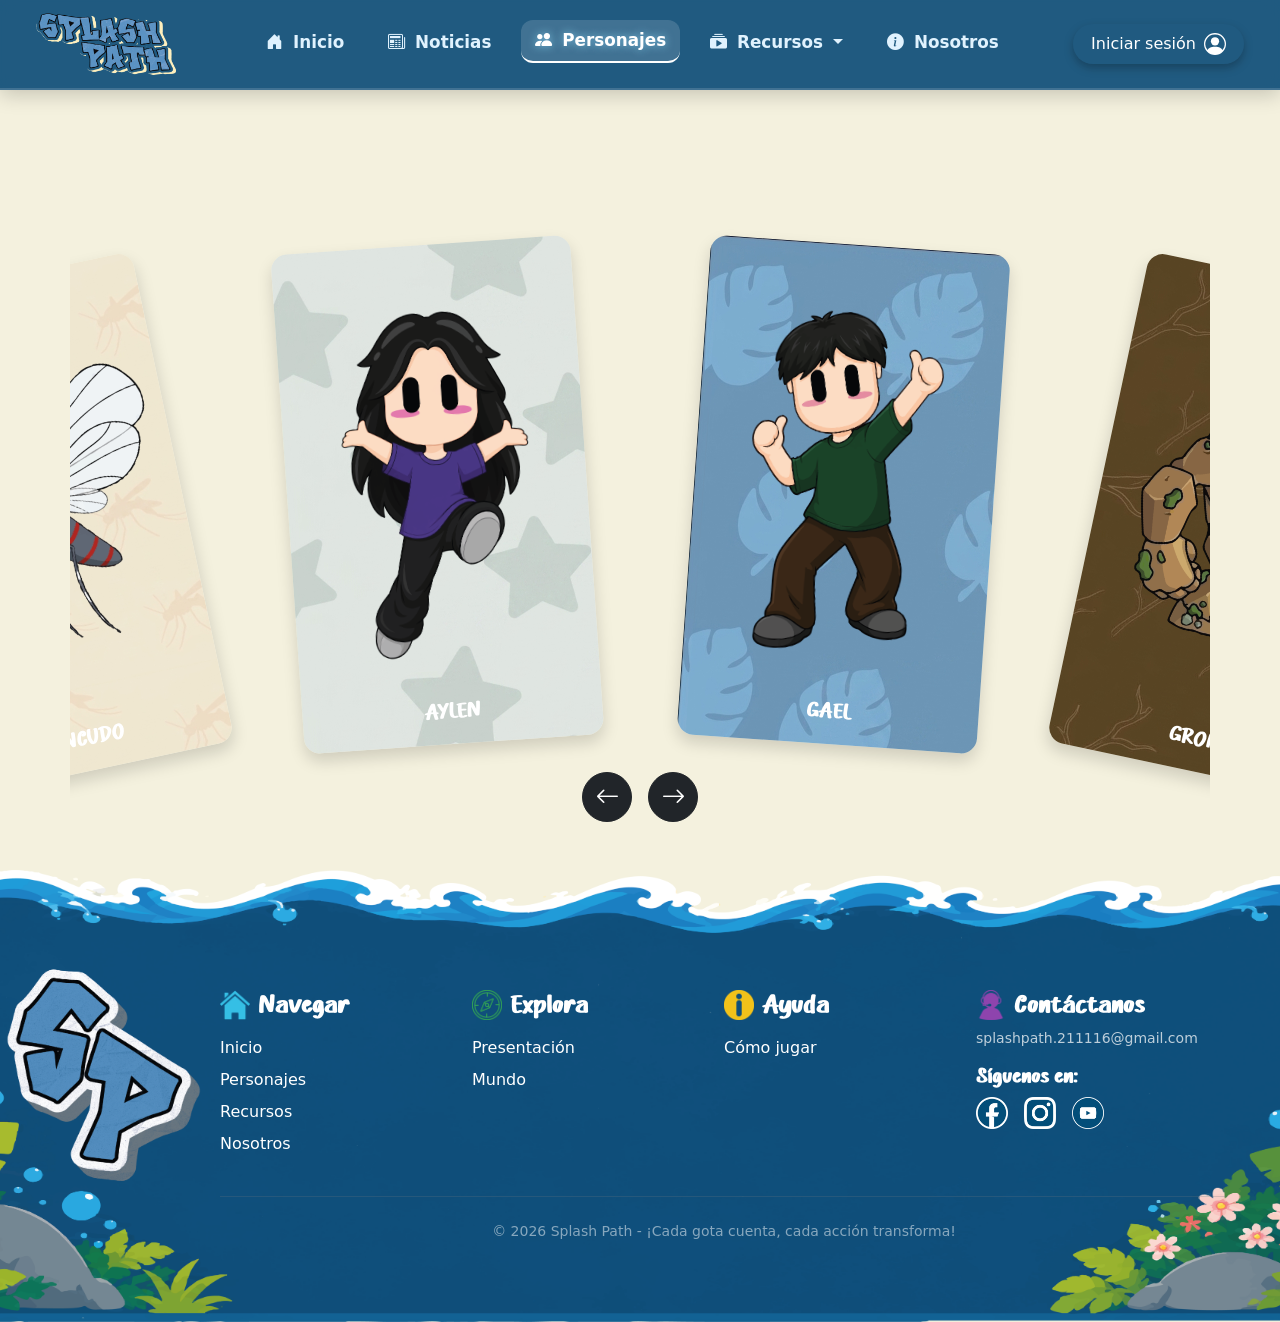
<file: Personajes.html>
<!DOCTYPE html>
<html lang="es">
<head>
    <meta charset="UTF-8">
    <meta name="viewport" content="width=device-width, initial-scale=1.0">
    <title>Splash path</title>

    <link rel="icon" href="Img/LogoNavegación.png">

    <link rel="stylesheet" href="StylePersonaje.css">
    <link rel="stylesheet" href="bootstrap-5.3.8-dist/css/bootstrap.min.css">

    <link rel="preconnect" href="https://fonts.googleapis.com">
    <link rel="preconnect" href="https://fonts.gstatic.com" crossorigin>
    <link href="https://fonts.googleapis.com/css2?family=Nunito:ital@0;1&display=swap" rel="stylesheet">

    <link rel="stylesheet" href="https://cdn.jsdelivr.net/npm/bootstrap-icons@1.11.3/font/bootstrap-icons.min.css">

</head>
<body style="background-color: #F4F1DE;">
    
    <!-- Barra de navegación -->

    <header class="content">
  
        <nav class="navbar navbar-expand-lg navbar-dark Fondo fixed-top px-3 px-md-4">
    
            <div class="container-fluid">

                <a class="navbar-brand d-flex align-items-center" href="Index.html">
                    <img src="Img/LogoBarraNavegación.png" alt="Splash Path" width="140" class="Logo">
                </a>

                <!-- Para celulares -->

                <button class="navbar-toggler border-0" type="button" data-bs-toggle="collapse" data-bs-target="#menuNavegacion" aria-controls="menuNavegacion" aria-expanded="false" aria-label="Toggle navigation">
                    <span class="navbar-toggler-icon"></span>
                </button>

                <div class="collapse navbar-collapse" id="menuNavegacion">

                    <ul class="navbar-nav mx-auto nav-underline gap-2 gap-lg-3 py-3 py-lg-0 text-center text-lg-start align-items-center">
                       
                        <li class="nav-item">
                            <a class="nav-link" href="Index.html">
                                <i class="bi bi-house-door-fill me-1"></i> Inicio
                            </a>
                        </li>

          
                        <li class="nav-item">
                            <a class="nav-link" href="Noticias.html">
                                <i class="bi bi-newspaper me-1"></i> Noticias
                            </a>
                        </li>

          
                        <li class="nav-item">
                            <a class="nav-link active" href="Personajes.html">
                                <i class="bi bi-people-fill me-1"></i> Personajes
                            </a>
                        </li>

          
                        <li class="nav-item dropdown">

                            <a class="nav-link dropdown-toggle" data-bs-toggle="dropdown" href="#" role="button" aria-expanded="false">
                                <i class="bi bi-collection-play-fill me-1"></i> Recursos
                            </a>
          
                            <ul class="dropdown-menu dropdown-menu-dark border-0 shadow-lg rounded-4">
                                <li><a class="dropdown-item py-2" href="Presentación.html">Presentación</a></li>
                                <li><a class="dropdown-item py-2" href="Mundo.html">Mundo</a></li>
                            </ul>
          
                        </li>
          
                        <li class="nav-item">
                            <a class="nav-link" href="Nosotros.html">
                                <i class="bi bi-info-circle-fill me-1"></i> Nosotros
                            </a>
                        </li>
                    </ul>

                    <!-- Iniciar sesión -->

                    <div class="d-flex justify-content-center mt-3 mt-lg-0">
              
                        <a href="#" class="nav-link BotonSesion d-flex align-items-center gap-2" data-bs-toggle="modal" data-bs-target="#modalSesion">
                            
                            <span>Iniciar sesión</span>
            
                            <svg xmlns="http://www.w3.org/2000/svg" width="22" height="22" fill="currentColor" class="bi bi-person-circle" viewBox="0 0 16 16">
                                <path d="M11 6a3 3 0 1 1-6 0 3 3 0 0 1 6 0z"/>
                                <path fill-rule="evenodd" d="M0 8a8 8 0 1 1 16 0A8 8 0 0 1 0 8zm8-7a7 7 0 0 0-5.468 11.37C3.242 11.226 4.805 10 8 10s4.757 1.225 5.468 2.37A7 7 0 0 0 8 1z"/>
                            </svg>
          
                        </a>

                    </div>

                </div>
            
            </div>
        </nav>
    </header>

    <main>

        <!-- Carrucel -->
         
        <section class="container py-5 text-center overflow-hidden">

            <div class="carrusel-abanico d-flex justify-content-center align-items-center mb-4" id="carruselAbanico">

                <a href="Personaje01.html" class="Tarjetas d-flex flex-column align-items-center justify-content-between rounded-4 shadow Tarjeta01 text-decoration-none">
                    <img src="Img/Personajes/Personaje01.png" alt="Personaje01" class="img-fluid mb-2">
                    <h3 class="h5 fw-bold m-0 text-white">MUKK</h3>
                </a>

                <a href="Personaje02.html" class="Tarjetas d-flex flex-column align-items-center justify-content-between rounded-4 shadow Tarjeta02 text-decoration-none">
                    <img src="Img/Personajes/Personaje02.png" alt="Personaje02" class="img-fluid mb-2">
                    <h3 class="h5 fw-bold m-0 text-white">ZANCUDO</h3>
                </a>
    
                <a href="Personaje03.html" class="Tarjetas d-flex flex-column align-items-center justify-content-between rounded-4 shadow Tarjeta03 text-decoration-none">
                    <img src="Img/Personajes/Personaje03.png" alt="Personaje03" class="img-fluid mb-2">
                    <h3 class="h5 fw-bold m-0 text-white">AYLEN</h3>
                </a>
    
                <a href="Personaje04.html" class="Tarjetas d-flex flex-column align-items-center justify-content-between rounded-4 shadow Tarjeta04 text-decoration-none">
                    <img src="Img/Personajes/Personaje04.png" alt="Personaje04" class="img-fluid mb-2">
                    <h3 class="h5 fw-bold m-0 text-white">GAEL</h3>
                </a>

                <a href="Personaje05.html" class="Tarjetas d-flex flex-column align-items-center justify-content-between rounded-4 shadow Tarjeta05 text-decoration-none">
                    <img src="Img/Personajes/Personaje05.png" alt="Personaje05" class="img-fluid mb-2">
                    <h3 class="h5 fw-bold m-0 text-white">GRONK</h3>
                </a>
    
                <a href="Personaje06.html" class="Tarjetas d-flex flex-column align-items-center justify-content-between rounded-4 shadow Tarjeta06 text-decoration-none">
                    <img src="Img/Personajes/Personaje01.png" alt="Personaje04" class="img-fluid mb-2">
                    <h3 class="h5 fw-bold m-0 text-white">Personaje06</h3>
                </a>
            </div>

            <div class="d-flex justify-content-center gap-3">

                    <button id="btnAnterior" type="button" class="btn btn-dark rounded-circle d-flex align-items-center justify-content-center" style="width: 50px; height: 50px;">
                        <i class="bi bi-arrow-left fs-4"></i>
                    </button>
    
                    <button id="btnSiguiente" type="button" class="btn btn-dark rounded-circle d-flex align-items-center justify-content-center" style="width: 50px; height: 50px;">
                        <i class="bi bi-arrow-right fs-4"></i>
                    </button>
            </div>
        </section>

    </main>

    <footer class="text-white FondoFooter">
  
        <div class="container">
  
            <div class="row g-4 w-100">
      
                <div class="col-12 col-sm-6 col-md-3">
      
                    <div class="d-flex align-items-center gap-2 mb-3">
                        <img src="Img/Navegar.png" alt="Navegar" height="30px">
                        <h3 class="fw-bold fs-4 m-0">Navegar</h3>
                    </div>
      
                    <nav>
      
                        <ul class="list-unstyled d-flex flex-column gap-2">
                            <li><a href="Index.html">Inicio</a></li>
                            <li><a href="Personajes.html">Personajes</a></li>
                            <li><a href="Presentacion.html">Recursos</a></li>
                            <li><a href="Nosotros.html">Nosotros</a></li>
                        </ul>
        
                    </nav>
      
                </div>


                <div class="col-12 col-sm-6 col-md-3">

                    <div class="d-flex align-items-center gap-2 mb-3">
                        <img src="Img/Explora.png" alt="Explora" height="30px">
                        <h3 class="fw-bold fs-4 m-0">Explora</h3>
                    </div>

                    <nav>

                        <ul class="list-unstyled d-flex flex-column gap-2">
                            <li><a href="Presentacion.html">Presentación</a></li>
                            <li><a href="Mundo.html">Mundo</a></li>
                        </ul>

                    </nav>

                </div>

      
                <div class="col-12 col-sm-6 col-md-3">
       
                    <div class="d-flex align-items-center gap-2 mb-3">
                        <img src="Img/Ayuda.png" alt="Ayuda" height="30px">
                        <h3 class="fw-bold fs-4 m-0">Ayuda</h3>
                    </div>
       
                    <nav>
       
                        <ul class="list-unstyled d-flex flex-column gap-2">
                            <li><a href="Mundo.html">Cómo jugar</a></li>
                        </ul>
       
                    </nav>
      
                </div>

      
                <div class="col-12 col-sm-6 col-md-3">
      
                    <div class="d-flex align-items-center gap-2 mb-2">
                        <img src="Img/Contáctanos.png" alt="Contactanos" height="30px">
                        <h3 class="fw-bold fs-4 m-0">Contáctanos</h3>
                    </div>
      
                    <p class="small text-light opacity-75 mb-3">splashpath.211116@gmail.com</p>

                    <h4 class="fw-bold fs-5 mb-2">Síguenos en:</h4>
        
                    <nav class="d-flex gap-3 align-items-center">
        
                        <a href="https://www.facebook.com/profile.php?id=61593232408254" target="_blank" class="RedSocialIcono">
                            <img src="Img/Facebook.png" alt="Facebook" width="32" height="32">
                        </a>
        
                        <a href="https://www.instagram.com/splashpath.211116/" target="_blank" class="RedSocialIcono">
                            <img src="Img/Instagram.png" alt="Instagram" width="32" height="32">
                        </a>
        
                        <a href="https://www.youtube.com/@Splashpath-p7u" target="_blank" class="RedSocialIcono">
                            <img src="Img/Youtube.png" alt="Youtube" width="32" height="32">
                        </a>
        
                    </nav>
     
                </div>
            </div>

            <div class="text-center pt-4 mt-4 border-top border-secondary border-opacity-25 w-100">
                <p class="small m-0 text-white-50"> © 2026 Splash Path - ¡Cada gota cuenta, cada acción transforma! </p>
            </div>

        </div>

    </footer>

    <!-- Inicio de sesión -->

    <div class="modal fade" id="modalSesion" tabindex="-1">

        <div class="modal-dialog modal-dialog-centered">

            <div class="modal-content Inicio p-4">

                <button type="button" class="btn-close btn-close-white ms-auto" data-bs-dismiss="modal" aria-label="Close"></button>

                <div class="modal-body text-center pt-0">

                    <!-- IniciarSesión -->
     
                    <div id="vistaLogin">
     
                        <h3 class="fw-bold text-white mb-2">¡Bienvenido de nuevo!</h3>
                        <p class="text-white-50 small mb-4">Ingresa a tu cuenta para continuar en Splash Path</p>

                        <form>
     
                            <div class="mb-3 text-start">
                                <label for="email" class="form-label text-light small fw-bold">Correo electrónico</label>
                                <input type="email" class="form-control input-gaming" id="email" placeholder="nombre@ejemplo.com" required>
                            </div>

            
                            <div class="mb-3 text-start">
                                <label for="password" class="form-label text-light small fw-bold">Contraseña</label>
                                <input type="password" class="form-control input-gaming" id="password" placeholder="••••••••" required>
                            </div>

            
                            <div class="d-flex justify-content-between align-items-center mb-4 small">
            
                                <div class="form-check">
                                    <input class="form-check-input" type="checkbox" id="recordar">
                                    <label class="form-check-label text-light" for="recordar">Recordarme</label>
                                </div>
            
                                <a href="#" class="enlace-gaming text-decoration-none" onclick="mostrarRecuperar(event)">¿Olvidaste tu contraseña?</a>
            
                            </div>

                            <button type="submit" class="btn InicioSesion w-100 py-2 fw-bold">INICIAR SESIÓN</button>
          
                        </form>

          
                        <div class="mt-4 pt-3 border-top border-secondary small text-light">
                            ¿No tienes una cuenta? <a href="#" class="enlace-gaming fw-bold text-decoration-none" onclick="mostrarRegistro(event)">Regístrate</a>
                        </div>
        
                    </div>

                    <!-- ContraseñaRecuperar -->
        
                    <div id="vistaRecuperar" class="d-none">
        
                        <h3 class="fw-bold text-white mb-2">¿Olvidaste tu contraseña?</h3>
                        <p class="text-white-50 small mb-4">Ingresa tu nombre de usuario para continuar</p>

                        <form onsubmit="procesarRecuperacion(event)">
        
                            <div class="mb-3 text-start">
                                <label for="usuarioRecuperar" class="form-label text-light small fw-bold">Nombre de usuario</label>
                                <input type="text" class="form-control input-gaming" id="usuarioRecuperar" placeholder="Ej. SuperSplash" required>
                            </div>

                            <button type="submit" class="btn InicioSesion w-100 py-2 fw-bold mt-2">VERIFICAR USUARIO</button>
        
                        </form>

          
                        <div class="mt-4 pt-3 border-top border-secondary small text-light">
                            ¿Ya la recordaste? <a href="#" class="enlace-gaming fw-bold text-decoration-none" onclick="mostrarLogin(event)">Inicia sesión</a>
                        </div>
        
                    </div>

                    <!-- Registrarse -->
        
                    <div id="vistaExitoRecuperar" class="d-none">
    
                        <h3 class="fw-bold text-white mb-2">¡Usuario encontrado!</h3>
                        <p class="text-white-50 small mb-4">Escribe tu nueva contraseña para ingresar</p>

          
                        <form onsubmit="finalizarRestablecimiento(event)">
          
                            <div class="mb-3 text-start">
                                <label for="nuevaPassword" class="form-label text-light small fw-bold">Nueva Contraseña</label>
                                <input type="password" class="form-control input-gaming" id="nuevaPassword" placeholder="••••••••" required>
                            </div>

                            <button type="submit" class="btn InicioSesion w-100 py-2 fw-bold mt-2">GUARDAR Y ENTRAR</button>
          
                        </form>
        
                    </div>

                    <!-- Registro -->
        
                    <div id="vistaRegistro" class="d-none">
        
                        <h3 class="fw-bold text-white mb-2">Crea tu cuenta</h3>
                        <p class="text-white-50 small mb-4">Únete a la aventura en Splash Path</p>

                        <form onsubmit="procesarRegistro(event)">
        
                            <div class="mb-3 text-start">
                                <label for="regUsuario" class="form-label text-light small fw-bold">Nombre de usuario</label>
                                <input type="text" class="form-control input-gaming" id="regUsuario" placeholder="Ej. SuperSplash" required>
                            </div>

                            <div class="mb-3 text-start">
                                <label for="regEmail" class="form-label text-light small fw-bold">Correo electrónico</label>
                                <input type="email" class="form-control input-gaming" id="regEmail" placeholder="nombre@ejemplo.com" required>
                            </div>

        
                            <div class="mb-3 text-start">
                                <label for="regPassword" class="form-label text-light small fw-bold">Contraseña</label>
                                <input type="password" class="form-control input-gaming" id="regPassword" placeholder="••••••••" required>
                            </div>

                            <button type="submit" class="btn InicioSesion w-100 py-2 fw-bold mt-2">CREAR CUENTA</button>
        
                        </form>

                        <div class="mt-4 pt-3 border-top border-secondary small text-light">
                            ¿Ya tienes una cuenta? <a href="#" class="enlace-gaming fw-bold text-decoration-none" onclick="mostrarLogin(event)">Inicia sesión</a>
                        </div>
        
                    </div>

                </div>

            </div>
        </div>
    </div>

    <script src="bootstrap-5.3.8-dist/js/bootstrap.bundle.min.js"></script>
    <script src="IniciarSesion.js"></script>
    <script src="Carrucel.js"></script>
    
</body>
</html>
</file>
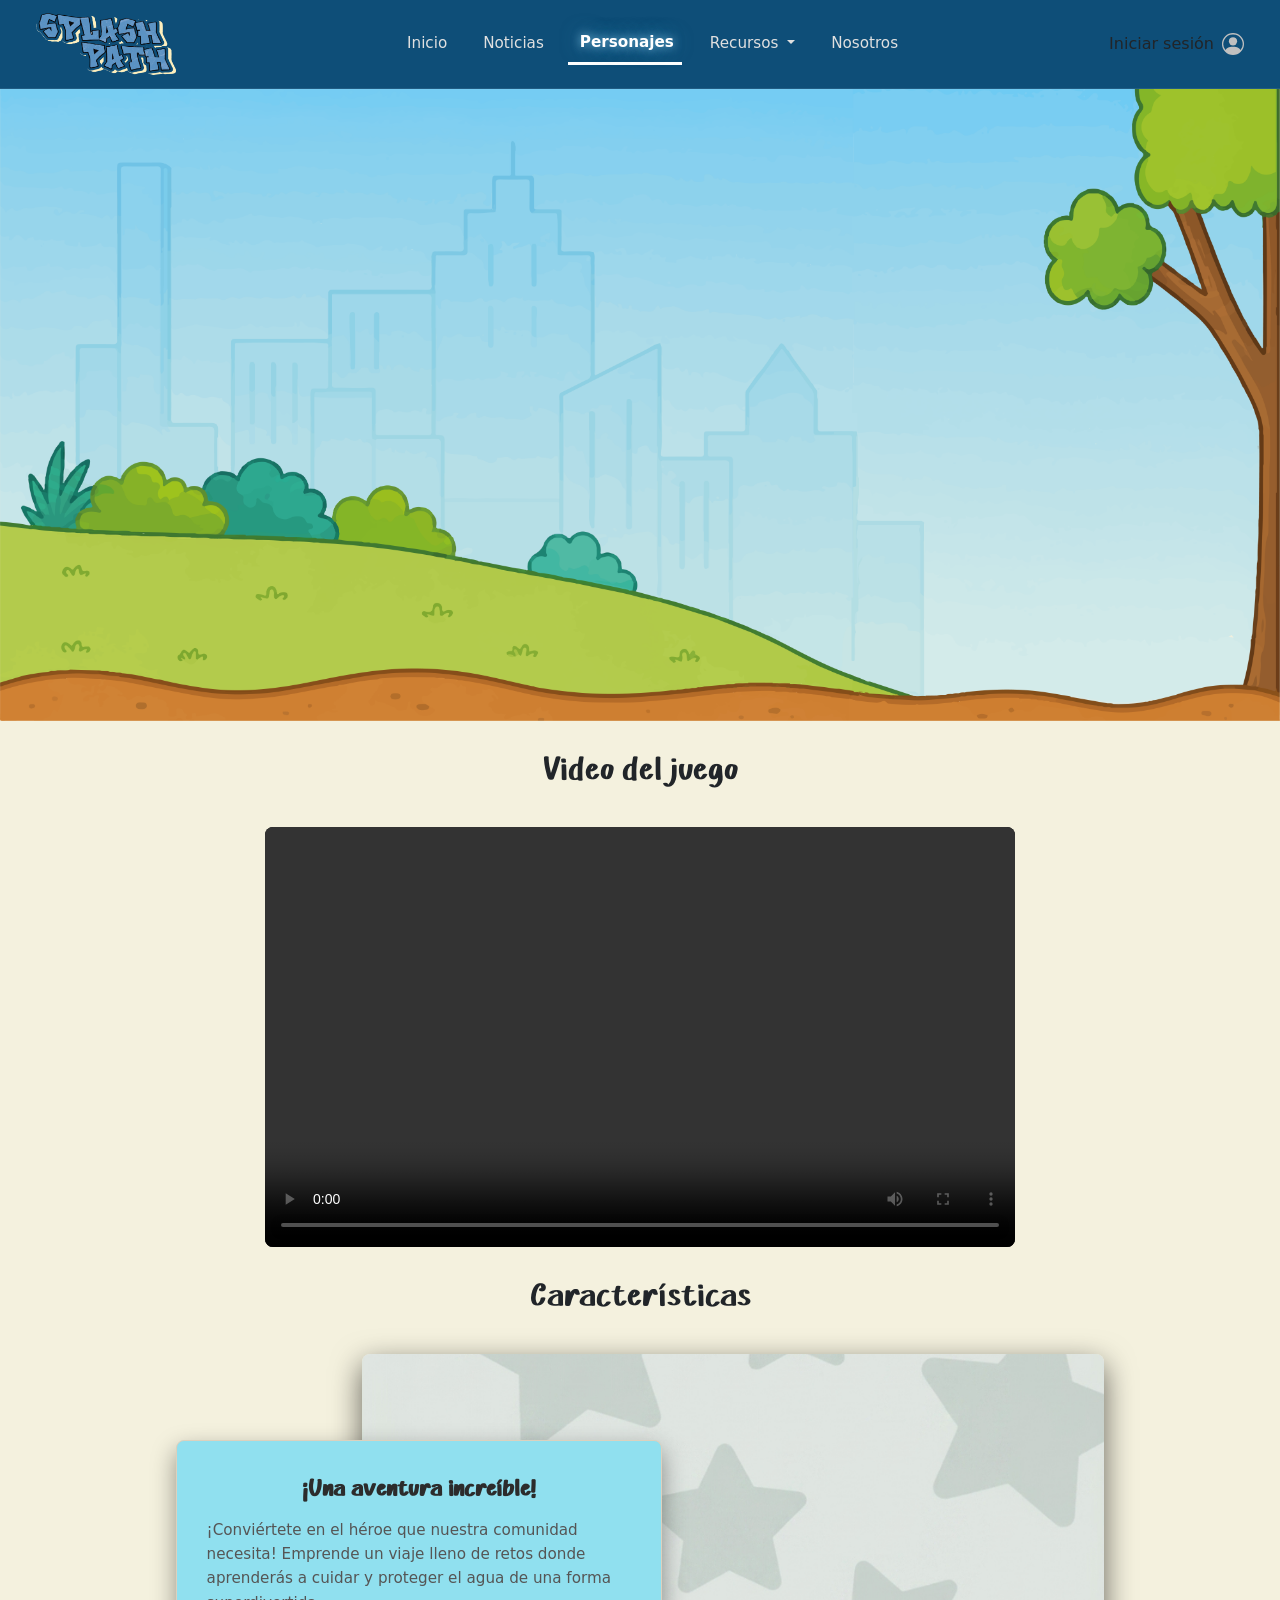
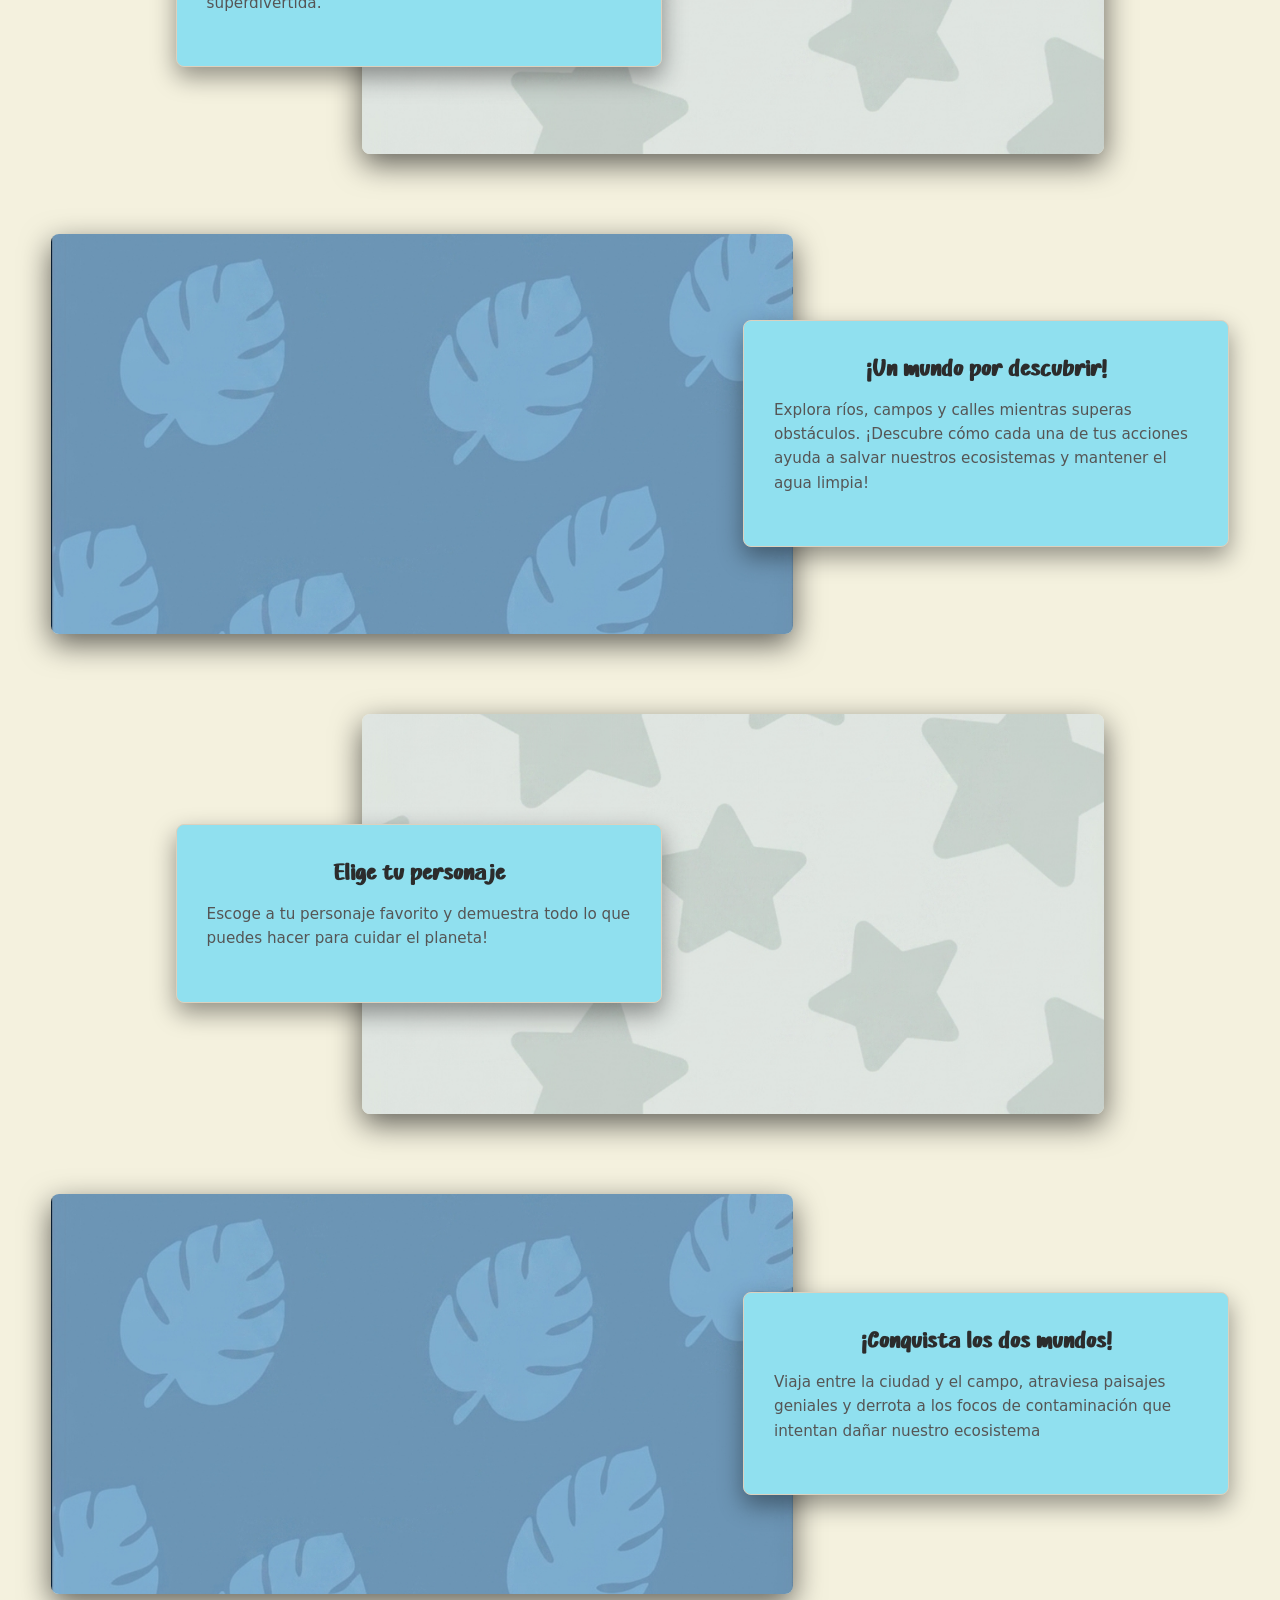
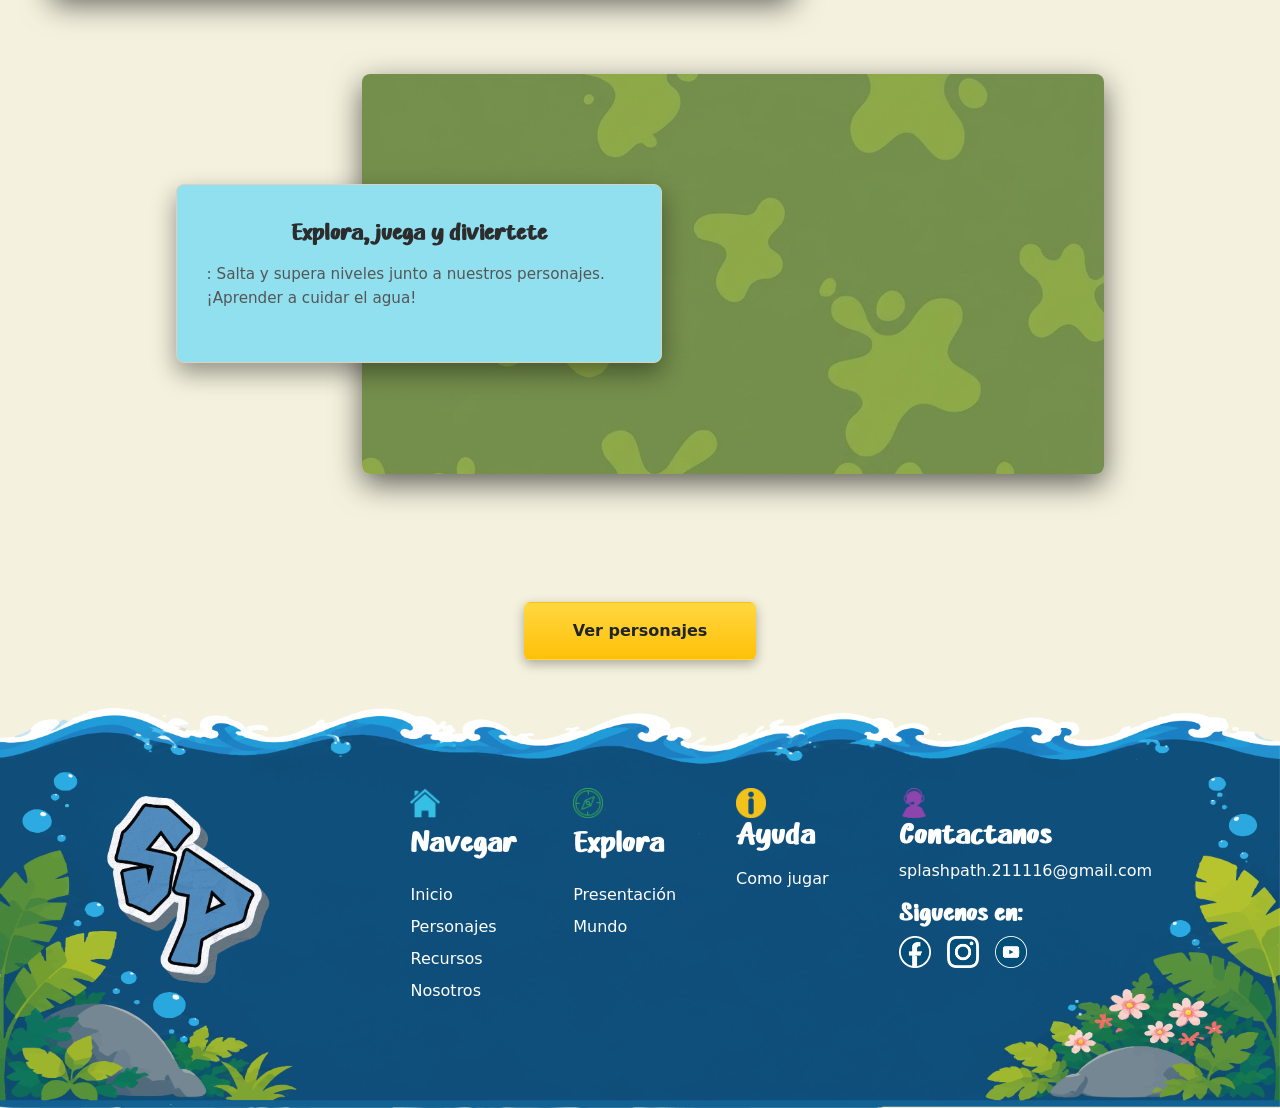
<file: Presentación.html>
<!DOCTYPE html>
<html lang="es">
<head>
    <meta charset="UTF-8">
    <meta name="viewport" content="width=device-width, initial-scale=1.0">
    <title>Splash path</title>

    <link rel="icon" href="Img/LogoNavegación.png">

    <link rel="stylesheet" href="StylePresentación.css">
    <link rel="stylesheet" href="bootstrap-5.3.8-dist/css/bootstrap.min.css">

    <link rel="preconnect" href="https://fonts.googleapis.com">
    <link rel="preconnect" href="https://fonts.gstatic.com" crossorigin>
    <link href="https://fonts.googleapis.com/css2?family=Nunito:ital@0;1&display=swap" rel="stylesheet">

</head>
<body style="background-color: #F4F1DE;">
    
    <!-- Barra de navegación -->

    <header class="content">
  
        <nav class="navbar navbar-expand-lg navbar-dark Fondo fixed-top px-3 px-md-4">
    
            <div class="container-fluid">

                <a class="navbar-brand d-flex align-items-center" href="Index.html">
                    <img src="Img/LogoBarraNavegación.png" alt="Splash Path" width="140" class="Logo">
                </a>

                <!-- Para celulares -->

                <button class="navbar-toggler border-0" type="button" data-bs-toggle="collapse" data-bs-target="#menuNavegacion" aria-controls="menuNavegacion" aria-expanded="false" aria-label="Toggle navigation">
                    <span class="navbar-toggler-icon"></span>
                </button>

                <div class="collapse navbar-collapse" id="menuNavegacion">

                    <ul class="navbar-nav mx-auto nav-underline gap-2 gap-lg-3 py-3 py-lg-0 text-center text-lg-start align-items-center">
                       
                        <li class="nav-item">
                            <a class="nav-link" href="Index.html">
                                <i class="bi bi-house-door-fill me-1"></i> Inicio
                            </a>
                        </li>

          
                        <li class="nav-item">
                            <a class="nav-link" href="Noticias.html">
                                <i class="bi bi-newspaper me-1"></i> Noticias
                            </a>
                        </li>

          
                        <li class="nav-item">
                            <a class="nav-link active" href="Personajes.html">
                                <i class="bi bi-people-fill me-1"></i> Personajes
                            </a>
                        </li>

          
                        <li class="nav-item dropdown">

                            <a class="nav-link dropdown-toggle" data-bs-toggle="dropdown" href="#" role="button" aria-expanded="false">
                                <i class="bi bi-collection-play-fill me-1"></i> Recursos
                            </a>
          
                            <ul class="dropdown-menu dropdown-menu-dark border-0 shadow-lg rounded-4">
                                <li><a class="dropdown-item py-2" href="Presentación.html">Presentación</a></li>
                                <li><a class="dropdown-item py-2" href="Mundo.html">Mundo</a></li>
                            </ul>
          
                        </li>
          
                        <li class="nav-item">
                            <a class="nav-link" href="Nosotros.html">
                                <i class="bi bi-info-circle-fill me-1"></i> Nosotros
                            </a>
                        </li>
                    </ul>

                    <!-- Iniciar sesión -->

                    <div class="d-flex justify-content-center mt-3 mt-lg-0">
              
                        <a href="#" class="nav-link BotonSesion d-flex align-items-center gap-2" data-bs-toggle="modal" data-bs-target="#modalSesion">
                            
                            <span>Iniciar sesión</span>
            
                            <svg xmlns="http://www.w3.org/2000/svg" width="22" height="22" fill="currentColor" class="bi bi-person-circle" viewBox="0 0 16 16">
                                <path d="M11 6a3 3 0 1 1-6 0 3 3 0 0 1 6 0z"/>
                                <path fill-rule="evenodd" d="M0 8a8 8 0 1 1 16 0A8 8 0 0 1 0 8zm8-7a7 7 0 0 0-5.468 11.37C3.242 11.226 4.805 10 8 10s4.757 1.225 5.468 2.37A7 7 0 0 0 8 1z"/>
                            </svg>
          
                        </a>

                    </div>

                </div>
            
            </div>
        </nav>
    </header>


    <main>
        <section>
            <div>
                <img src="Img/Presentación/PaginaPrincipal.png" alt="PaginaPrincipal" class="img-fluid w-100">
            </div>
        </section>
        <section>
            <div>
                <h2 class="text-center" style="padding: 30px;">Video del juego</h2>
            </div>

            <div class="contenedor-video">
                <video controls src="Img/Presentación/Videojuego.mp4" type="Video">
                </video>
            </div>
        </section>

        <section class="Características">

                <h2 class="text-center" style="padding: 30px;">Características</h2>

            <div class="Contenedor">
                <div class="Texto">
                    <h3>¡Una aventura increíble!</h3>
                    <p>¡Conviértete en el héroe que nuestra comunidad necesita! Emprende un viaje lleno de retos donde aprenderás a cuidar y proteger el agua de una forma superdivertida.</p>
                </div>
                <div class="Imagen">          
                    <img src="Img/Explorar/Fondo01.jpg" alt="Captura01">
                </div>
            </div>

            <div class="Contenedor Contrario">
                <div class="Texto">
                    <h3>¡Un mundo por descubrir!</h3>
                    <p>Explora ríos, campos y calles mientras superas obstáculos. ¡Descubre cómo cada una de tus acciones ayuda a salvar nuestros ecosistemas y mantener el agua limpia!</p>
                </div>
                <div class="Imagen">
                    <img src="Img/Explorar/Fondo02.jpg" alt="Captura02">
                </div>
            </div>

            <div class="Contenedor">
                <div class="Texto">
                  <h3>Elige tu personaje</h3>
                  <p>Escoge a tu personaje favorito y demuestra todo lo que puedes hacer para cuidar el planeta!</p>
                </div>
                <div class="Imagen">
                    <img src="Img/Explorar/Fondo01.jpg" alt="Captura03">
                </div>
            </div>
            
            <div class="Contenedor Contrario">
                <div class="Texto">
                    <h3>¡Conquista los dos mundos!</h3>
                    <p>Viaja entre la ciudad y el campo, atraviesa paisajes geniales y derrota a los focos de contaminación que intentan dañar nuestro ecosistema</p>
                </div>
                <div class="Imagen">
                    <img src="Img/Explorar/Fondo02.jpg" alt="Captura04">
                </div>
            </div>    
            
            <div class="Contenedor">
                <div class="Texto">   
                    <h3>Explora, juega y diviertete</h3>
                    <p>: Salta y supera niveles junto a nuestros personajes. ¡Aprender a cuidar el agua!</p>
                </div>
                <div class="Imagen">
                    <img src="Img/Explorar/Fondo03.jpg" alt="Captura05">
                </div>
            </div>
        </section>
        <section>
            <section class="d-flex justify-content-center py-5">
  
                <a href="Personajes.html" class="btn btn-personajes fw-bold text-decoration-none px-5 py-3">
                    Ver personajes
                </a>
            </section>
  
        </section>
    </main>

    <footer class="text-white FondoFooter">

            <div class="container">
                <div class="row g-4">

                    <div class="col-12 col-sm-6 col-md-3">
                        <div class="d-flex flex-column align-items-start gap-2 mb-3">
                            <img src="Img/Navegar.png" alt="Navegar" height="30px">
                            <h3 class="fw-bold">Navegar</h3>
                        </div>
                        <nav>
                            <ul class="list-unstyled d-flex flex-column gap-2">
                                <li><a href="Index.html">Inicio</a></li>
                                <li><a href="Personajes.html">Personajes</a></li>
                                <li><a href="Presentación.html">Recursos</a></li>
                                <li><a href="Nosotros.html">Nosotros</a></li>
                            </ul>
                        </nav>
                    </div>

                    <div class="col-12 col-sm-6 col-md-3">
                        <div class="d-flex flex-column align-items-start gap-2 mb-3">
                            <img src="Img/Explora.png" alt="Explora" height="30px">
                            <h3 class="fw-bold">Explora</h3>
                        </div>
                        <nav>
                            <ul class="list-unstyled d-flex flex-column gap-2">
                                <li><a href="Presentación.html">Presentación</a></li>
                                <li><a href="Mundo.html"></a>Mundo</li>
                            </ul>
                        </nav>
                    </div>

                    <div class="col-12 col-sm-6 col-md-3">
                        <div class="mb-3">
                            <img src="Img/Ayuda.png" alt="Ayuda" height="30px">
                            <h3 class="fw-bold">Ayuda</h3>
                        </div>
                        <nav>
                            <ul class="list-unstyled d-flex flex-column gap-2">
                                <li><a href="#">Como jugar</a></li>
                            </ul>
                        </nav>
                    </div>

                    <div class="col-12 col-sm-6 col-md-3">
                        <div class="mb-3">
                            <img src="Img/Contáctanos.png" alt="Contactanos" height="30px">
                            <h3 class="fw-bold">Contactanos</h3>
                            <p>splashpath.211116@gmail.com</p>
                        </div>
                        <div>
                            <h4 class="fw-bold">Siguenos en:</h4>
                            <nav class="d-flex gap-3">
                                <a href="https://www.facebook.com/profile.php?id=61593232408254" target="_blank" class="text-white">
                                    <img src="Img/Facebook.png" alt="Facebook" width="32px" height="32px">
                                </a>
                                <a href="https://www.instagram.com/splashpath.211116/" target="_blank" class="text-white">
                                    <img src="Img/Instagram.png" alt="Instagram" width="32px" height="32px">
                                </a>
                                <a href="https://www.youtube.com/@Splashpath-p7u" target="_blank" class="text-white">
                                    <img src="Img/Youtube.png" alt="Youtube" width="32px" height="32px">
                                </a>
                            </nav>
                        </div>
                    </div>
                
                </div>
            </div>
    </footer>

    <div class="modal fade" id="modalSesion" tabindex="-1">
  
        <div class="modal-dialog modal-dialog-centered">
    
            <div class="modal-content Inicio p-4">

                <button type="button" class="btn-close btn-close-white ms-auto" data-bs-dismiss="modal" aria-label="Close"></button>
      
                <div class="modal-body text-center pt-0">
                    <h3 class="fw-bold text-white mb-2">¡Bienvenido de nuevo!</h3>
                    <p class="text-muted small mb-4">Ingresa a tu cuenta para continuar en Splash Path</p>
        
       
                    <form>
          
                        <div class="mb-3 text-start">
                            <label for="email" class="form-label text-light small fw-bold">Correo electrónico</label>
                            <input type="email" class="form-control input-gaming" id="email" placeholder="nombre@ejemplo.com" required>
                        </div>
          
                        <div class="mb-3 text-start">
                            <label for="password" class="form-label text-light small fw-bold">Contraseña</label>
                            <input type="password" class="form-control input-gaming" id="password" placeholder="••••••••" required>
                        </div>
          
                       <div class="d-flex justify-content-between align-items-center mb-4 small">
                      
                        <div class="form-check">
                            <input class="form-check-input" type="checkbox" id="recordar">
                            <label class="form-check-label text-light" for="recordar">Recordarme</label>
                        </div>
            
                        <a href="#" class="text-success text-decoration-none">¿Olvidaste tu contraseña?</a>

                        </div>
                        
                        <button type="submit" class="btn InicioSesion w-100 py-2 fw-bold">INICIAR SESIÓN</button>
                    </form>
        
                    <div class="mt-4 pt-3 border-top border-secondary small text-light">
                        ¿No tienes una cuenta? <a href="#" class="text-success fw-bold text-decoration-none">Regístrate</a>
                    </div>
                </div>

            </div>
        </div>
    </div>

    <script src="bootstrap-5.3.8-dist/js/bootstrap.bundle.min.js"></script>
</body>
</html>
</file>
<file: StyleIndex.css>
:root {
    --bs-body-font-family: "Nunito", sans-serif;;
}
@font-face {
    font-family: 'Rain_Cartoon';
    src: url('Fuentes/Rain\ Cartoon.otf') format('truetype');
    font-weight: normal;
    font-style: normal;
}
body{
    h1, h2, h3, h4{
    font-family: "Rain_Cartoon", cursive;
    }
}

/* Barra de navegación */
.Fondo {
    background-color: rgba(14, 78, 120, 0.92) !important;
    backdrop-filter: blur(8px);
    border-bottom: 2px solid rgba(255, 255, 255, 0.15);
    box-shadow: 0 4px 20px rgba(0, 0, 0, 0.2);
}
.navbar-dark .navbar-nav .nav-link {
    color: #e0f2fe;
    font-weight: 600;
    font-size: 1.05rem;
    padding: 8px 14px !important;
    border-radius: 12px;
    transition: all 0.25s ease-in-out;
}
.navbar-dark .navbar-nav .nav-link:hover,
.navbar-dark .navbar-nav .nav-link.active {
    color: #ffffff;
    background-color: rgba(255, 255, 255, 0.15);
    text-shadow: 0 0 8px rgba(137, 207, 240, 0.8);
    transform: translateY(-2px);
}
.dropdown-menu-dark {
    background-color: #0b3c5d;
    border: 1px solid rgba(255, 255, 255, 0.1);
}
.dropdown-item {
    font-weight: 500;
    border-radius: 8px;
}
.dropdown-item:hover {
    background-color: #0077b6;
}
.BotonSesion {
    color: #ffffff !important;
    background: linear-gradient(135deg, #00b4d8 0%, #0077b6 100%);
    border: 2px solid rgba(255, 255, 255, 0.4);
    border-radius: 25px;
    padding: 8px 18px !important;
    font-weight: 700;
    font-size: 0.98rem;
    box-shadow: 0 4px 10px rgba(0, 0, 0, 0.25);
    transition: all 0.3s ease;
}
.BotonSesion:hover {
    background: linear-gradient(135deg, #48cae4 0%, #0096c7 100%);
    border-color: #ffffff;
    transform: scale(1.06);
    box-shadow: 0 6px 15px rgba(0, 180, 216, 0.4);
}
.BotonSesion svg {
    color: #ffffff;
    transition: transform 0.3s ease;
}
.BotonSesion:hover svg {
    transform: rotate(15deg) scale(1.1);
}

/* Celular */
@media (max-width: 991px) {
  .navbar-collapse {
    background-color: rgba(7, 45, 71, 0.98);
    border-radius: 16px;
    padding: 15px 20px;
    margin-top: 12px;
    border: 1px solid rgba(255, 255, 255, 0.15);
  }
}

/*Banner*/
/*Arreglar titulo y subtitulo*/

.Banner {
    position: relative;
    width: 100%;
    overflow: hidden;
    margin-top: 60px;
}
.BannerImagen {
    width: 100%;
    height: auto;
    min-height: 280px;
    object-fit: cover;
    display: block;
}
.BannerContenido {
    position: absolute;
    top: 50%;
    right: 5%;
    transform: translateY(-50%);
    z-index: 2;
    max-width: 90%;
}
.Título {
    font-size: clamp(2.2rem, 5vw, 5.5rem);
    color: var(--blanco, #ffffff);
    text-shadow: 2px 4px 10px rgba(0, 0, 0, 0.8);
    margin-bottom: 0.2rem;
    font-weight: 700;
    line-height: 1.1;
}
.Frase {
    font-size: clamp(1rem, 2vw, 2.2rem);
    color: var(--blanco, #ffffff);
    text-shadow: 2px 3px 8px #000000cc;
    margin-bottom: 0;
}
.BotonBannerContenedor {
    position: absolute;
    bottom: 30%;
    left: 18%;
    z-index: 3;
}
.BotonBanner {
    width: clamp(130px, 18vw, 260px) !important;
    height: auto !important;
    filter: drop-shadow(0px 4px 8px rgba(0, 0, 0, 0.5));
    transition: transform 0.3s ease, filter 0.3s ease;
}
.BotonBanner:hover {
    transform: scale(1.08);
    filter: drop-shadow(0px 6px 12px rgba(0, 0, 0, 0.7));
}
@media (max-width: 576px) {
  .BannerContenido {
    right: 50%;
    transform: translate(50%, -50%);
    text-align: center !important;
    width: 100%;
  }

  .BotonBannerContenedor {
    left: 50%;
    transform: translateX(-50%);
    bottom: 8%;
  }
}

/*Historia y mision*/

.ColorTitulo { 
    color: #03045e;
}

.leading-relaxed {
    color: #2b2b2b;
    line-height: 1.6;
}
.ImagenContenedor {
    overflow: hidden;
    border-radius: 1.5rem;
    transition: transform 0.3s ease, box-shadow 0.3s ease;
}
.ImagenContenedor:hover {
    transform: translateY(-8px);
    box-shadow: 0 15px 30px rgba(3, 4, 94, 0.3) !important;
}
.TarjetaImagen {
    max-height: 380px;
    width: 100%;
    object-fit: cover;
    border-radius: 1.5rem;
    transition: transform 0.5s ease;
}
.ImagenContenedor:hover .TarjetaImagen {
    transform: scale(1.05);
}

/* Animación */
@keyframes rebote {
    0% { transform: translateY(0); }
    100% { transform: translateY(-5px); }
}

.ImagenContenedor:hover .icono-play-flotante {
    transform: translate(-50%, -50%) scale(1.15);
    background-color: #0077b6;
}

/* Celulares */
@media (max-width: 767px) {
    #Extra h2, #Extra p {
        text-align: center;
    }
    .TarjetaImagen {
        max-height: 280px;
    }
}

/* Barra personajes */
.Personajes{
    height: 180px; 
    overflow: hidden;
    position: relative;
    border-radius: 4px;
    border: 1px solid rgba(255, 255, 255, 0.3);
    box-shadow: 0 4px 15px rgba(0, 0, 0, 0.3);
    transition: transform 0.3s ease, border-color 0.3s ease;
}
.ImagenPersonajesHover{
    height: 100%; 
    width: auto;  
    right: 20px;  
    bottom: 0;    
    object-fit: contain;
    z-index: 1;
    opacity: 0;
    transition: opacity 0.5s ease;
}
.Personajes:hover .ImagenPersonajesHover {
    opacity: 1;
}
.Personajes:hover {
  transform: translateY(-3px);
  border-color: rgba(255, 255, 255, 0.9);
}
.ImagenPersonajes{
    height: 100%;
    object-fit: cover;
    filter: brightness(0.85);
    transition: filter 0.3s ease, transform 0.5s ease;
}
.Personajes:hover .ImagenPersonajes {
    filter: brightness(1);
    transform: scale(1.03);
}
.Texto{
    letter-spacing: 3px;
    text-shadow: 0 2px 8px rgba(0, 0, 0, 0.8);
}
.Icono{
    font-size: 2.2rem;
    line-height: 0.8;
    color: rgba(255, 255, 255, 0.7);
    text-shadow: 0 0 10px rgba(255, 255, 255, 0.5);
    h2{
        letter-spacing: 3px;
        text-shadow: 0 2px 8px rgba(0, 0, 0, 0.8)
    }
}
.linea{
    width: 40px;
    height: 2px;
    background-color: #ffffff;
    margin: 6px auto 0;
    box-shadow: 0 0 8px #ffffff;
}
/* Celulares */
@media (max-width: 767px) {
    #Extra h2 {
        text-align: center;
    }
    #Extra p {
        text-align: center;
    }
    .Extra {
        max-height: 280px;
    }
    .Personajes .ImagenPersonajesHover {
        display: none !important;
    }
}

/* Footer */

.FondoFooter {
    background-image: url('Img/Footer.png');
    background-size: cover;
    background-position: center;
    background-repeat: no-repeat;
    min-height: 450px;
    padding: 120px 20px 80px 20px;
    box-sizing: border-box;
}
footer .container {
    max-width: 1200px;
    margin: 0 auto;
    padding-left: 180px;
}
footer {
    color: #FFFFFF;
}
footer a {
    color: #FFFFFF;
    text-decoration: none;
    transition: color 0.2s ease, opacity 0.2s ease;
}
footer a:hover {
    opacity: 0.9;
    color: #a5f3fc !important;
}
.RedSocialIcono img {
    transition: transform 0.3s ease, filter 0.3s ease;
}
.RedSocialIcono:hover img {
    transform: translateY(-5px) scale(1.1);
    filter: drop-shadow(0 4px 8px rgba(165, 243, 252, 0.6));
}

/* Celulares */
@media (max-width: 991px) {
    footer .container {
        padding-left: 0 !important;
    }
  
    .FondoFooter {
        padding-top: 110px;
        text-align: center;
        min-height: auto;
    }
    footer .d-flex {
        justify-content: center;
    }
}

/* Inicio de sesión */

.Inicio {
    background-color: #1a2026 !important;
    color: #ffffff !important;
    border: 1px solid rgba(255, 255, 255, 0.1);
    border-radius: 20px !important;
    box-shadow: 0 15px 35px rgba(0, 0, 0, 0.6);
}
.input-gaming {
    background-color: #ffffff !important;
    border: 1px solid #00B4D8 !important;
    color: #1a2026 !important;
    border-radius: 10px !important;
    padding: 10px 14px;
}
.input-gaming::placeholder {
    color: #64748b !important;
}
.input-gaming:focus {
    border-color: #38bdf8 !important;
    box-shadow: 0 0 10px rgba(0, 180, 216, 0.5) !important;
    background-color: #ffffff !important;
    color: #1a2026 !important;
}
.InicioSesion {
    background-color: #00B4D8 !important;
    border: 1px solid #2d3748 !important;  
    color: #ffffff !important;
    border-radius: 10px !important;
    padding: 12px;
    transition: all 0.3s ease;
}
.InicioSesion:hover {
    background-color: #38b6ff !important;
    transform: translateY(-2px);
    box-shadow: 0 5px 15px #0077B6;
}
.InicioSesion:focus {
    border-color: #00B4D8 !important;
    box-shadow: 0 0 10px #03045E !important;
}
.enlace-gaming {
    color: #38bdf8 !important;
    transition: color 0.2s ease;
}
.enlace-gaming:hover {
    color: #7dd3fc !important;
    text-decoration: underline !important;
}
.id-tab-gamer {
    background-color: #12181f;
    padding: 5px;
    border-radius: 12px;
    border: 1px solid rgba(255, 255, 255, 0.08);
}
.id-tab-gamer .nav-link {
    color: #a0aec0 !important;
    border-radius: 8px;
    transition: all 0.3s ease;
}
.id-tab-gamer .nav-link.active {
    background-color: #00B4D8 !important;
    color: #ffffff !important;
    box-shadow: 0 4px 10px rgba(0, 180, 216, 0.4);
}
.id-tab-gamer .nav-link:hover:not(.active) {
    color: #38bdf8 !important;
}
</file>
<file: StyleMundo.css>
:root {
    --azul-marino: #03045E;
    --azul-oceano: #0077B6;
    --azul-vibrante: #00B4D8;
    --azul-cielo: #90E0EF;
    --azul-fondo: #CAF0F8;
    --blanco: #FFFFFF;
}
:root {
  --bs-body-font-family: "Nunito", sans-serif;;
}
@font-face {
    font-family: 'Rain_Cartoon';
    src: url('Fuentes/Rain\ Cartoon.otf') format('truetype');
    font-weight: normal;
    font-style: normal;
}
body{
    h1, h2, h3, h4{
    font-family: "Rain_Cartoon", cursive;
    }
}


.Fondo{
    background-color: #0e4e78 !important;
    backdrop-filter: blur(6px);
    border-bottom: 1px solid rgba(255, 255, 255, 0.08)
}
.navbar-dark .navbar-nav .nav-link {
    color: #e0e0e0;
    font-weight: 500;
    font-size: 0.95rem;
    transition: all 0.3s ease;
}
.navbar-dark .navbar-nav .nav-link:hover,
.navbar-dark .navbar-nav .nav-link.active {
    color: #ffffff;
    text-shadow: 0 0 10px rgba(137, 207, 240, 0.8), 0 0 20px rgba(137, 207, 240, 0.5);
}
.nav-underline .nav-link.active, 
.nav-underline .nav-link:hover {
    border-bottom-color: #38b6ff;
    border-bottom-width: 3px;
}
.nav-item:hover{
    color: #ffffff;
    text-shadow: 0 0 10px rgba(137, 207, 240, 0.8);
}
.BotonSesion{
    color: #e0e0e0;
    font-weight: 500;
    transition: color 0.2s ease;
}
.BotonSesion:hover {
    color: #ffffff;
    text-shadow: 0 0 10px rgba(137, 207, 240, 0.8);
}
.BotonSesion svg {
  color: #c0c0c0;
  transition: transform 0.2s ease, color 0.3s ease;
}
.BotonSesion:hover svg {
  color: #ffffff;
  transform: scale(1.1);
}


.Tarjeta {
  margin: 20px;
  position: relative;
  transition: transform 0.3s ease;
  cursor: pointer;
}
.Tarjeta:hover {
  transform: translateY(-8px);
}
.Contenedor {
  display: block;
  width: 100%;
  padding: 0;                   
  background-color: transparent;
  border-radius: 16px;
  overflow: hidden;
  position: relative;
  box-shadow: 0 10px 25px rgba(0, 0, 0, 0.4);
}

.Tarjeta:hover .Contenedor {
  box-shadow: 0 12px 30px #0077B6;
}
.Imagen {
  width: 100%;
  height: auto;                 
  object-fit: contain;  
  border-radius: 16px;
  display: block;
  transition: transform 0.4s ease;
}
.Tarjeta:hover .Imagen {
  transform: scale(1.04);
}
.Titulo {
  margin: -15px auto 0 auto;
  width: 85%;
  background: linear-gradient(90deg, #1e252b 0%, #2a343d 50%, #1e252b 100%);
  border: 1px solid rgba(255, 255, 255, 0.15);
  border-radius: 8px;
  padding: 8px 0;
  text-align: center;
  position: relative;
  z-index: 2;
  box-shadow: 0 6px 15px rgba(0, 0, 0, 0.5);
  transition: border-color 0.3s ease;
}

.Tarjeta:hover .Titulo {
  border-color: #0077B6;
}

.Titulo h5 {
  color: #ffffff;
  font-size: 1rem;
  font-weight: 600;
  letter-spacing: 1px;
  margin: 0;
}


.FondoFooter {
    background-image: url('Img/Footer.png');
    background-size: 100% 100%;
    background-position: center;
    background-repeat: no-repeat;
    min-height: 400px;
    padding: 80px 40px 40px 40px;
    box-sizing: border-box;
}
footer .container {
    max-width: 1200px;
    margin: 0 auto;
    padding-left: 180px; 
    display: flex;
    justify-content: space-around;
    align-items: flex-start;
    flex-wrap: wrap;
}

footer {
  color: #FFFFFF;
}

footer a {
  color: #FFFFFF;
  text-decoration: none;
}

footer a:hover {
  opacity: 0.8;
  color: #a5f3fc !important;
}

.Inicio {
  background-color: #1a2026 !important;
  border: 1px solid rgba(255, 255, 255, 0.1);
  border-radius: 20px !important;
  box-shadow: 0 15px 35px rgba(0, 0, 0, 0.6);
}

.InicioSesion {
  background-color: #00B4D8 !important;
  border: 1px solid #2d3748 !important;
  color: #ffffff !important;
  border-radius: 10px !important;
  padding: 12px;
}

.InicioSesion:focus {
  border-color: #00B4D8 !important;
  box-shadow: 0 0 10px #03045E !important;
}

.btn-gaming {
  background-color: #00B4D8;
  color: #0f1416;
  border-radius: 10px;
  border: none;
  transition: all 0.3s ease;
}

.btn-gaming:hover {
  background-color: #38b6ff;
  color: #ffffff;
  transform: translateY(-2px);
  box-shadow: 0 5px 15px #0077B6;
}
</file>
<file: StyleNosotros.css>
:root {
    --azul-marino: #03045E;
    --azul-oceano: #0077B6;
    --azul-vibrante: #00B4D8;
    --azul-cielo: #90E0EF;
    --azul-fondo: #CAF0F8;
    --blanco: #FFFFFF;
}
:root {
  --bs-body-font-family: "Nunito", sans-serif;;
}
@font-face {
    font-family: 'Rain_Cartoon';
    src: url('Fuentes/Rain\ Cartoon.otf') format('truetype');
    font-weight: normal;
    font-style: normal;
}
body{
    h1, h2, h3, h4{
    font-family: "Rain_Cartoon", cursive;
    }
}


.Fondo{
    background-color: #0e4e78 !important;
    backdrop-filter: blur(6px);
    border-bottom: 1px solid rgba(255, 255, 255, 0.08)
}
.navbar-dark .navbar-nav .nav-link {
    color: #e0e0e0;
    font-weight: 500;
    font-size: 0.95rem;
    transition: all 0.3s ease;
}
.navbar-dark .navbar-nav .nav-link:hover,
.navbar-dark .navbar-nav .nav-link.active {
    color: #ffffff;
    text-shadow: 0 0 10px rgba(137, 207, 240, 0.8), 0 0 20px rgba(137, 207, 240, 0.5);
}
.nav-underline .nav-link.active, 
.nav-underline .nav-link:hover {
    border-bottom-color: #38b6ff;
    border-bottom-width: 3px;
}
.nav-item:hover{
    color: #ffffff;
    text-shadow: 0 0 10px rgba(137, 207, 240, 0.8);
}
.BotonSesion{
    color: #e0e0e0;
    font-weight: 500;
    transition: color 0.2s ease;
}
.BotonSesion:hover {
    color: #ffffff;
    text-shadow: 0 0 10px rgba(137, 207, 240, 0.8);
}
.BotonSesion svg {
  color: #c0c0c0;
  transition: transform 0.2s ease, color 0.3s ease;
}
.BotonSesion:hover svg {
  color: #ffffff;
  transform: scale(1.1);
}



.seccion-nosotros {
  margin-top: 60px;
}

.titulo-seccion {
  color: #ffffff;
  font-weight: 700;
  text-shadow: 0 2px 10px rgba(0, 0, 0, 0.7);
}

.avatar-frame {
  width: 150px;
  height: 150px;
  border-radius: 50%;
  padding: 4px;
  background: linear-gradient(180deg, #ffd740 0%, #ffc107 100%);
  box-shadow: 0 8px 20px rgba(0, 0, 0, 0.5);
  overflow: hidden;
}

.ImagenPerfil {
  width: 100%;
  height: 100%;
  object-fit: cover;
  border-radius: 50%;
}
.card-descripcion-nosotros {
  background: #f4efe6;
  border: 1px solid #dcd1be;
  border-radius: 8px;
  padding: 25px 20px;
  box-shadow: 0 10px 25px rgba(0, 0, 0, 0.4);
  color: #333333;
}

.card-descripcion-nosotros h3 {
  font-size: 1.4rem;
  font-weight: bold;
  color: #2c2c2c;
  margin-bottom: 5px;
}
.rol-tag {
  display: inline-block;
  font-size: 0.85rem;
  font-weight: 600;
  color: #8c6813;
  background-color: #eae1d0;
  padding: 3px 12px;
  border-radius: 12px;
  margin-bottom: 15px;
}

.card-descripcion-nosotros p {
  font-size: 0.95rem;
  line-height: 1.6;
  color: #555555;
  margin-bottom: 0;
}

.FondoFooter {
    background-image: url('Img/Footer.png');
    background-size: 100% 100%;
    background-position: center;
    background-repeat: no-repeat;
    min-height: 400px;
    padding: 80px 40px 40px 40px;
    box-sizing: border-box;
}
footer .container {
    max-width: 1200px;
    margin: 0 auto;
    padding-left: 180px; 
    display: flex;
    justify-content: space-around;
    align-items: flex-start;
    flex-wrap: wrap;
}

footer {
  color: #FFFFFF;
}

footer a {
  color: #FFFFFF;
  text-decoration: none;
}

footer a:hover {
  opacity: 0.8;
  color: #a5f3fc !important;
}

.Inicio {
  background-color: #1a2026 !important;
  border: 1px solid rgba(255, 255, 255, 0.1);
  border-radius: 20px !important;
  box-shadow: 0 15px 35px rgba(0, 0, 0, 0.6);
}

.InicioSesion {
  background-color: #00B4D8 !important;
  border: 1px solid #2d3748 !important;
  color: #ffffff !important;
  border-radius: 10px !important;
  padding: 12px;
}

.InicioSesion:focus {
  border-color: #00B4D8 !important;
  box-shadow: 0 0 10px #03045E !important;
}

.btn-gaming {
  background-color: #00B4D8;
  color: #0f1416;
  border-radius: 10px;
  border: none;
  transition: all 0.3s ease;
}

.btn-gaming:hover {
  background-color: #38b6ff;
  color: #ffffff;
  transform: translateY(-2px);
  box-shadow: 0 5px 15px #0077B6;
}
</file>
<file: StyleNoticias.css>
:root {
    --bs-body-font-family: "Nunito", sans-serif;;
}
@font-face {
    font-family: 'Rain_Cartoon';
    src: url('Fuentes/Rain\ Cartoon.otf') format('truetype');
    font-weight: normal;
    font-style: normal;
}
body{
    h1, h2, h3, h4{
    font-family: "Rain_Cartoon", cursive;
    }
}

/* Barra de navegación */
.Fondo {
    background-color: rgba(14, 78, 120, 0.92) !important;
    backdrop-filter: blur(8px);
    border-bottom: 2px solid rgba(255, 255, 255, 0.15);
    box-shadow: 0 4px 20px rgba(0, 0, 0, 0.2);
}
.navbar-dark .navbar-nav .nav-link {
    color: #e0f2fe;
    font-weight: 600;
    font-size: 1.05rem;
    padding: 8px 14px !important;
    border-radius: 12px;
    transition: all 0.25s ease-in-out;
}
.navbar-dark .navbar-nav .nav-link:hover,
.navbar-dark .navbar-nav .nav-link.active {
    color: #ffffff;
    background-color: rgba(255, 255, 255, 0.15);
    text-shadow: 0 0 8px rgba(137, 207, 240, 0.8);
    transform: translateY(-2px);
}
.dropdown-menu-dark {
    background-color: #0b3c5d;
    border: 1px solid rgba(255, 255, 255, 0.1);
}
.dropdown-item {
    font-weight: 500;
    border-radius: 8px;
}
.dropdown-item:hover {
    background-color: #0077b6;
}
.BotonSesion {
    color: #ffffff !important;
    background: linear-gradient(135deg, #00b4d8 0%, #0077b6 100%);
    border: 2px solid rgba(255, 255, 255, 0.4);
    border-radius: 25px;
    padding: 8px 18px !important;
    font-weight: 700;
    font-size: 0.98rem;
    box-shadow: 0 4px 10px rgba(0, 0, 0, 0.25);
    transition: all 0.3s ease;
}
.BotonSesion:hover {
    background: linear-gradient(135deg, #48cae4 0%, #0096c7 100%);
    border-color: #ffffff;
    transform: scale(1.06);
    box-shadow: 0 6px 15px rgba(0, 180, 216, 0.4);
}
.BotonSesion svg {
    color: #ffffff;
    transition: transform 0.3s ease;
}
.BotonSesion:hover svg {
    transform: rotate(15deg) scale(1.1);
}

/* Celular */
@media (max-width: 991px) {
  .navbar-collapse {
    background-color: rgba(7, 45, 71, 0.98);
    border-radius: 16px;
    padding: 15px 20px;
    margin-top: 12px;
    border: 1px solid rgba(255, 255, 255, 0.15);
  }
}

.Noticia {
    margin-top: 80px;
  background-color: #1e2328 !important;
  border-radius: 12px;
  box-shadow: 0 8px 24px rgba(0, 0, 0, 0.4);
  transition: transform 0.3s ease, box-shadow 0.3s ease;
}

.Noticia:hover {
  transform: translateY(-5px);
  box-shadow: 0 12px 28px rgba(0, 0, 0, 0.6);
}
.Envoltura {
  overflow: hidden;
  border-radius: 8px;
  height: 180px;
  display: flex;
  align-items: center;
  justify-content: center;
}
.Imagen {
  width: 100%;
  height: 100%;
  object-fit: cover;
  transition: transform 0.3s ease;
}
.Noticia:hover .Imagen {
  transform: scale(1.05);
}
.Noticia .text-muted {
  color: #9aa4af !important;
}
.Noticia .text-success {
  color: #00e676 !important;
}

/* Footer */

.FondoFooter {
    background-image: url('Img/Footer.png');
    background-size: cover;
    background-position: center;
    background-repeat: no-repeat;
    min-height: 450px;
    padding: 120px 20px 80px 20px;
    box-sizing: border-box;
}
footer .container {
    max-width: 1200px;
    margin: 0 auto;
    padding-left: 180px;
}
footer {
    color: #FFFFFF;
}
footer a {
    color: #FFFFFF;
    text-decoration: none;
    transition: color 0.2s ease, opacity 0.2s ease;
}
footer a:hover {
    opacity: 0.9;
    color: #a5f3fc !important;
}
.RedSocialIcono img {
    transition: transform 0.3s ease, filter 0.3s ease;
}
.RedSocialIcono:hover img {
    transform: translateY(-5px) scale(1.1);
    filter: drop-shadow(0 4px 8px rgba(165, 243, 252, 0.6));
}

/* Celulares */
@media (max-width: 991px) {
    footer .container {
        padding-left: 0 !important;
    }
  
    .FondoFooter {
        padding-top: 110px;
        text-align: center;
        min-height: auto;
    }
    footer .d-flex {
        justify-content: center;
    }
}

/* Inicio de sesión */

.Inicio {
    background-color: #1a2026 !important;
    color: #ffffff !important;
    border: 1px solid rgba(255, 255, 255, 0.1);
    border-radius: 20px !important;
    box-shadow: 0 15px 35px rgba(0, 0, 0, 0.6);
}
.input-gaming {
    background-color: #ffffff !important;
    border: 1px solid #00B4D8 !important;
    color: #1a2026 !important;
    border-radius: 10px !important;
    padding: 10px 14px;
}
.input-gaming::placeholder {
    color: #64748b !important;
}
.input-gaming:focus {
    border-color: #38bdf8 !important;
    box-shadow: 0 0 10px rgba(0, 180, 216, 0.5) !important;
    background-color: #ffffff !important;
    color: #1a2026 !important;
}
.InicioSesion {
    background-color: #00B4D8 !important;
    border: 1px solid #2d3748 !important;  
    color: #ffffff !important;
    border-radius: 10px !important;
    padding: 12px;
    transition: all 0.3s ease;
}
.InicioSesion:hover {
    background-color: #38b6ff !important;
    transform: translateY(-2px);
    box-shadow: 0 5px 15px #0077B6;
}
.InicioSesion:focus {
    border-color: #00B4D8 !important;
    box-shadow: 0 0 10px #03045E !important;
}
.enlace-gaming {
    color: #38bdf8 !important;
    transition: color 0.2s ease;
}
.enlace-gaming:hover {
    color: #7dd3fc !important;
    text-decoration: underline !important;
}
.id-tab-gamer {
    background-color: #12181f;
    padding: 5px;
    border-radius: 12px;
    border: 1px solid rgba(255, 255, 255, 0.08);
}
.id-tab-gamer .nav-link {
    color: #a0aec0 !important;
    border-radius: 8px;
    transition: all 0.3s ease;
}
.id-tab-gamer .nav-link.active {
    background-color: #00B4D8 !important;
    color: #ffffff !important;
    box-shadow: 0 4px 10px rgba(0, 180, 216, 0.4);
}
.id-tab-gamer .nav-link:hover:not(.active) {
    color: #38bdf8 !important;
}
</file>
<file: StylePersonajes01.css>
:root {
    --bs-body-font-family: "Nunito", sans-serif;;
}
@font-face {
    font-family: 'Rain_Cartoon';
    src: url('Fuentes/Rain\ Cartoon.otf') format('truetype');
    font-weight: normal;
    font-style: normal;
}
body{
    h1, h2, h3, h4{
    font-family: "Rain_Cartoon", cursive;
    }
}

/* Barra de navegación */
.Fondo {
    background-color: rgba(14, 78, 120, 0.92) !important;
    backdrop-filter: blur(8px);
    border-bottom: 2px solid rgba(255, 255, 255, 0.15);
    box-shadow: 0 4px 20px rgba(0, 0, 0, 0.2);
}
.navbar-dark .navbar-nav .nav-link {
    color: #e0f2fe;
    font-weight: 600;
    font-size: 1.05rem;
    padding: 8px 14px !important;
    border-radius: 12px;
    transition: all 0.25s ease-in-out;
}
.navbar-dark .navbar-nav .nav-link:hover,
.navbar-dark .navbar-nav .nav-link.active {
    color: #ffffff;
    background-color: rgba(255, 255, 255, 0.15);
    text-shadow: 0 0 8px rgba(137, 207, 240, 0.8);
    transform: translateY(-2px);
}
.dropdown-menu-dark {
    background-color: #0b3c5d;
    border: 1px solid rgba(255, 255, 255, 0.1);
}
.dropdown-item {
    font-weight: 500;
    border-radius: 8px;
}
.dropdown-item:hover {
    background-color: #0077b6;
}
.BotonSesion {
    color: #ffffff !important;
    background: linear-gradient(135deg, #00b4d8 0%, #0077b6 100%);
    border: 2px solid rgba(255, 255, 255, 0.4);
    border-radius: 25px;
    padding: 8px 18px !important;
    font-weight: 700;
    font-size: 0.98rem;
    box-shadow: 0 4px 10px rgba(0, 0, 0, 0.25);
    transition: all 0.3s ease;
}
.BotonSesion:hover {
    background: linear-gradient(135deg, #48cae4 0%, #0096c7 100%);
    border-color: #ffffff;
    transform: scale(1.06);
    box-shadow: 0 6px 15px rgba(0, 180, 216, 0.4);
}
.BotonSesion svg {
    color: #ffffff;
    transition: transform 0.3s ease;
}
.BotonSesion:hover svg {
    transform: rotate(15deg) scale(1.1);
}

/* Celular */
@media (max-width: 991px) {
  .navbar-collapse {
    background-color: rgba(7, 45, 71, 0.98);
    border-radius: 16px;
    padding: 15px 20px;
    margin-top: 12px;
    border: 1px solid rgba(255, 255, 255, 0.15);
  }
}

/* Tarjeta */

.Centrar {
    position: relative;
    width: 90%;
    max-width: 850px;
    margin: 40px auto;
    padding: 0 50px;
}
.Tarjeta {
    margin-top: 150px;
    margin-bottom: 100px;
    position: relative;
    background-color: #ffffff;
    border-radius: 24px;
    box-shadow: 0 10px 30px rgba(0, 0, 0, 0.15);
    overflow: visible !important;
    padding-top: 20px;
}
.Imagen {
  position: absolute;
  bottom: -200px;            
  left: -10px;             
  height: 380px !important;
  width: auto;
  z-index: 10;
  filter: drop-shadow(8px 12px 12px rgba(0, 0, 0, 0.35));
  pointer-events: none;
}
.btn-nav-flotante {
    position: absolute;
    top: 50%;
    transform: translateY(-50%);
    width: 48px;
    height: 48px;
    background-color: #222222;
    color: #ffffff !important;
    border-radius: 50%;
    display: flex;
    align-items: center;
    justify-content: center;
    text-decoration: none;
    font-weight: bold;
    font-size: 1.2rem;
    box-shadow: 0 4px 10px rgba(0, 0, 0, 0.3);
    z-index: 20;
    transition: all 0.25s cubic-bezier(0.175, 0.885, 0.32, 1.275);
}
.btn-prev { left: -100px; }
.btn-next { right: -100px; }
.btn-nav-flotante:hover {
    background-color: black;
    color: #ffffff !important;
    transform: translateY(-50%) scale(1.15);
    box-shadow: 0 6px 15px wheat;
}

@media (max-width: 768px) {
  
  /* Damos más espacio de separación arriba respecto a la barra de navegación */
  .Centrar {
    width: 90% !important;
    padding: 0 !important;
    margin: 130px auto 20px auto !important; /* Subimos el margen superior a 40px */
  }

  /* Bajamos más la tarjeta para que no se cruce con el menú superior y se vea centrada */
  .Tarjeta {
    margin-top: 80px !important; /* <-- Aquí aumentamos para que baje más */
    margin-bottom: 40px !important;
    padding-top: 25px !important;
  }

  .Tarjeta .row {
    display: flex !important;
    flex-direction: column !important;
    align-items: center !important;
  }

  /* La imagen del personaje arriba */
  .Imagen {
    position: relative !important;
    bottom: auto !important;
    left: auto !important;
    height: 240px !important;
    margin: 0 auto 10px auto !important;
    display: block !important;
  }

  /* Flechas flotantes a los lados */
  .btn-nav-flotante {
    display: flex !important;
    width: 40px !important;
    height: 40px !important;
    font-size: 1rem !important;
    z-index: 30 !important;
  }

  .btn-prev { left: -15px !important; }
  .btn-next { right: -15px !important; }
}

/* Footer */

.FondoFooter {
    background-image: url('Img/Footer.png');
    background-size: cover;
    background-position: center;
    background-repeat: no-repeat;
    min-height: 450px;
    padding: 120px 20px 80px 20px;
    box-sizing: border-box;
}
footer .container {
    max-width: 1200px;
    margin: 0 auto;
    padding-left: 180px;
}
footer {
    color: #FFFFFF;
}
footer a {
    color: #FFFFFF;
    text-decoration: none;
    transition: color 0.2s ease, opacity 0.2s ease;
}
footer a:hover {
    opacity: 0.9;
    color: #a5f3fc !important;
}
.RedSocialIcono img {
    transition: transform 0.3s ease, filter 0.3s ease;
}
.RedSocialIcono:hover img {
    transform: translateY(-5px) scale(1.1);
    filter: drop-shadow(0 4px 8px rgba(165, 243, 252, 0.6));
}

/* Celulares */
@media (max-width: 991px) {
    footer .container {
        padding-left: 0 !important;
    }
  
    .FondoFooter {
        padding-top: 110px;
        text-align: center;
        min-height: auto;
    }
    footer .d-flex {
        justify-content: center;
    }
}

/* Inicio de sesión */

.Inicio {
    background-color: #1a2026 !important;
    color: #ffffff !important;
    border: 1px solid rgba(255, 255, 255, 0.1);
    border-radius: 20px !important;
    box-shadow: 0 15px 35px rgba(0, 0, 0, 0.6);
}
.input-gaming {
    background-color: #ffffff !important;
    border: 1px solid #00B4D8 !important;
    color: #1a2026 !important;
    border-radius: 10px !important;
    padding: 10px 14px;
}
.input-gaming::placeholder {
    color: #64748b !important;
}
.input-gaming:focus {
    border-color: #38bdf8 !important;
    box-shadow: 0 0 10px rgba(0, 180, 216, 0.5) !important;
    background-color: #ffffff !important;
    color: #1a2026 !important;
}
.InicioSesion {
    background-color: #00B4D8 !important;
    border: 1px solid #2d3748 !important;  
    color: #ffffff !important;
    border-radius: 10px !important;
    padding: 12px;
    transition: all 0.3s ease;
}
.InicioSesion:hover {
    background-color: #38b6ff !important;
    transform: translateY(-2px);
    box-shadow: 0 5px 15px #0077B6;
}
.InicioSesion:focus {
    border-color: #00B4D8 !important;
    box-shadow: 0 0 10px #03045E !important;
}
.enlace-gaming {
    color: #38bdf8 !important;
    transition: color 0.2s ease;
}
.enlace-gaming:hover {
    color: #7dd3fc !important;
    text-decoration: underline !important;
}
.id-tab-gamer {
    background-color: #12181f;
    padding: 5px;
    border-radius: 12px;
    border: 1px solid rgba(255, 255, 255, 0.08);
}
.id-tab-gamer .nav-link {
    color: #a0aec0 !important;
    border-radius: 8px;
    transition: all 0.3s ease;
}
.id-tab-gamer .nav-link.active {
    background-color: #00B4D8 !important;
    color: #ffffff !important;
    box-shadow: 0 4px 10px rgba(0, 180, 216, 0.4);
}
.id-tab-gamer .nav-link:hover:not(.active) {
    color: #38bdf8 !important;
}
</file>
<file: StylePersonajes02.css>
:root {
    --bs-body-font-family: "Nunito", sans-serif;;
}
@font-face {
    font-family: 'Rain_Cartoon';
    src: url('Fuentes/Rain\ Cartoon.otf') format('truetype');
    font-weight: normal;
    font-style: normal;
}
body{
    h1, h2, h3, h4{
    font-family: "Rain_Cartoon", cursive;
    }
}

/* Barra de navegación */
.Fondo {
    background-color: rgba(14, 78, 120, 0.92) !important;
    backdrop-filter: blur(8px);
    border-bottom: 2px solid rgba(255, 255, 255, 0.15);
    box-shadow: 0 4px 20px rgba(0, 0, 0, 0.2);
}
.navbar-dark .navbar-nav .nav-link {
    color: #e0f2fe;
    font-weight: 600;
    font-size: 1.05rem;
    padding: 8px 14px !important;
    border-radius: 12px;
    transition: all 0.25s ease-in-out;
}
.navbar-dark .navbar-nav .nav-link:hover,
.navbar-dark .navbar-nav .nav-link.active {
    color: #ffffff;
    background-color: rgba(255, 255, 255, 0.15);
    text-shadow: 0 0 8px rgba(137, 207, 240, 0.8);
    transform: translateY(-2px);
}
.dropdown-menu-dark {
    background-color: #0b3c5d;
    border: 1px solid rgba(255, 255, 255, 0.1);
}
.dropdown-item {
    font-weight: 500;
    border-radius: 8px;
}
.dropdown-item:hover {
    background-color: #0077b6;
}
.BotonSesion {
    color: #ffffff !important;
    background: linear-gradient(135deg, #00b4d8 0%, #0077b6 100%);
    border: 2px solid rgba(255, 255, 255, 0.4);
    border-radius: 25px;
    padding: 8px 18px !important;
    font-weight: 700;
    font-size: 0.98rem;
    box-shadow: 0 4px 10px rgba(0, 0, 0, 0.25);
    transition: all 0.3s ease;
}
.BotonSesion:hover {
    background: linear-gradient(135deg, #48cae4 0%, #0096c7 100%);
    border-color: #ffffff;
    transform: scale(1.06);
    box-shadow: 0 6px 15px rgba(0, 180, 216, 0.4);
}
.BotonSesion svg {
    color: #ffffff;
    transition: transform 0.3s ease;
}
.BotonSesion:hover svg {
    transform: rotate(15deg) scale(1.1);
}

/* Celular */
@media (max-width: 991px) {
  .navbar-collapse {
    background-color: rgba(7, 45, 71, 0.98);
    border-radius: 16px;
    padding: 15px 20px;
    margin-top: 12px;
    border: 1px solid rgba(255, 255, 255, 0.15);
  }
}

/* Tarjeta */

.Centrar {
    position: relative;
    width: 90%;
    max-width: 850px;
    margin: 40px auto;
    padding: 0 50px;
}
.Tarjeta {
    margin-top: 150px;
    margin-bottom: 100px;
    position: relative;
    background-color: #ffffff;
    border-radius: 24px;
    box-shadow: 0 10px 30px rgba(0, 0, 0, 0.15);
    overflow: visible !important;
    padding-top: 20px;
}
.Imagen {
  position: absolute;
  bottom: -200px;            
  left: -50px;             
  height: 380px !important;
  width: auto;
  z-index: 10;
  filter: drop-shadow(8px 12px 12px rgba(0, 0, 0, 0.35));
  pointer-events: none;
}
.btn-nav-flotante {
    position: absolute;
    top: 50%;
    transform: translateY(-50%);
    width: 48px;
    height: 48px;
    background-color: #222222;
    color: #ffffff !important;
    border-radius: 50%;
    display: flex;
    align-items: center;
    justify-content: center;
    text-decoration: none;
    font-weight: bold;
    font-size: 1.2rem;
    box-shadow: 0 4px 10px rgba(0, 0, 0, 0.3);
    z-index: 20;
    transition: all 0.25s cubic-bezier(0.175, 0.885, 0.32, 1.275);
}
.btn-prev { left: -100px; }
.btn-next { right: -100px; }
.btn-nav-flotante:hover {
    background-color: black;
    color: #ffffff !important;
    transform: translateY(-50%) scale(1.15);
    box-shadow: 0 6px 15px wheat;
}

/* Footer */

.FondoFooter {
    background-image: url('Img/Footer.png');
    background-size: cover;
    background-position: center;
    background-repeat: no-repeat;
    min-height: 450px;
    padding: 120px 20px 80px 20px;
    box-sizing: border-box;
}
footer .container {
    max-width: 1200px;
    margin: 0 auto;
    padding-left: 180px;
}
footer {
    color: #FFFFFF;
}
footer a {
    color: #FFFFFF;
    text-decoration: none;
    transition: color 0.2s ease, opacity 0.2s ease;
}
footer a:hover {
    opacity: 0.9;
    color: #a5f3fc !important;
}
.RedSocialIcono img {
    transition: transform 0.3s ease, filter 0.3s ease;
}
.RedSocialIcono:hover img {
    transform: translateY(-5px) scale(1.1);
    filter: drop-shadow(0 4px 8px rgba(165, 243, 252, 0.6));
}

/* Celulares */
@media (max-width: 991px) {
    footer .container {
        padding-left: 0 !important;
    }
  
    .FondoFooter {
        padding-top: 110px;
        text-align: center;
        min-height: auto;
    }
    footer .d-flex {
        justify-content: center;
    }
}

/* Inicio de sesión */

.Inicio {
    background-color: #1a2026 !important;
    color: #ffffff !important;
    border: 1px solid rgba(255, 255, 255, 0.1);
    border-radius: 20px !important;
    box-shadow: 0 15px 35px rgba(0, 0, 0, 0.6);
}
.input-gaming {
    background-color: #ffffff !important;
    border: 1px solid #00B4D8 !important;
    color: #1a2026 !important;
    border-radius: 10px !important;
    padding: 10px 14px;
}
.input-gaming::placeholder {
    color: #64748b !important;
}
.input-gaming:focus {
    border-color: #38bdf8 !important;
    box-shadow: 0 0 10px rgba(0, 180, 216, 0.5) !important;
    background-color: #ffffff !important;
    color: #1a2026 !important;
}
.InicioSesion {
    background-color: #00B4D8 !important;
    border: 1px solid #2d3748 !important;  
    color: #ffffff !important;
    border-radius: 10px !important;
    padding: 12px;
    transition: all 0.3s ease;
}
.InicioSesion:hover {
    background-color: #38b6ff !important;
    transform: translateY(-2px);
    box-shadow: 0 5px 15px #0077B6;
}
.InicioSesion:focus {
    border-color: #00B4D8 !important;
    box-shadow: 0 0 10px #03045E !important;
}
.enlace-gaming {
    color: #38bdf8 !important;
    transition: color 0.2s ease;
}
.enlace-gaming:hover {
    color: #7dd3fc !important;
    text-decoration: underline !important;
}
.id-tab-gamer {
    background-color: #12181f;
    padding: 5px;
    border-radius: 12px;
    border: 1px solid rgba(255, 255, 255, 0.08);
}
.id-tab-gamer .nav-link {
    color: #a0aec0 !important;
    border-radius: 8px;
    transition: all 0.3s ease;
}
.id-tab-gamer .nav-link.active {
    background-color: #00B4D8 !important;
    color: #ffffff !important;
    box-shadow: 0 4px 10px rgba(0, 180, 216, 0.4);
}
.id-tab-gamer .nav-link:hover:not(.active) {
    color: #38bdf8 !important;
}
</file>
<file: StylePersonajes03.css>
:root {
    --bs-body-font-family: "Nunito", sans-serif;;
}
@font-face {
    font-family: 'Rain_Cartoon';
    src: url('Fuentes/Rain\ Cartoon.otf') format('truetype');
    font-weight: normal;
    font-style: normal;
}
body{
    h1, h2, h3, h4{
    font-family: "Rain_Cartoon", cursive;
    }
}

/* Barra de navegación */
.Fondo {
    background-color: rgba(14, 78, 120, 0.92) !important;
    backdrop-filter: blur(8px);
    border-bottom: 2px solid rgba(255, 255, 255, 0.15);
    box-shadow: 0 4px 20px rgba(0, 0, 0, 0.2);
}
.navbar-dark .navbar-nav .nav-link {
    color: #e0f2fe;
    font-weight: 600;
    font-size: 1.05rem;
    padding: 8px 14px !important;
    border-radius: 12px;
    transition: all 0.25s ease-in-out;
}
.navbar-dark .navbar-nav .nav-link:hover,
.navbar-dark .navbar-nav .nav-link.active {
    color: #ffffff;
    background-color: rgba(255, 255, 255, 0.15);
    text-shadow: 0 0 8px rgba(137, 207, 240, 0.8);
    transform: translateY(-2px);
}
.dropdown-menu-dark {
    background-color: #0b3c5d;
    border: 1px solid rgba(255, 255, 255, 0.1);
}
.dropdown-item {
    font-weight: 500;
    border-radius: 8px;
}
.dropdown-item:hover {
    background-color: #0077b6;
}
.BotonSesion {
    color: #ffffff !important;
    background: linear-gradient(135deg, #00b4d8 0%, #0077b6 100%);
    border: 2px solid rgba(255, 255, 255, 0.4);
    border-radius: 25px;
    padding: 8px 18px !important;
    font-weight: 700;
    font-size: 0.98rem;
    box-shadow: 0 4px 10px rgba(0, 0, 0, 0.25);
    transition: all 0.3s ease;
}
.BotonSesion:hover {
    background: linear-gradient(135deg, #48cae4 0%, #0096c7 100%);
    border-color: #ffffff;
    transform: scale(1.06);
    box-shadow: 0 6px 15px rgba(0, 180, 216, 0.4);
}
.BotonSesion svg {
    color: #ffffff;
    transition: transform 0.3s ease;
}
.BotonSesion:hover svg {
    transform: rotate(15deg) scale(1.1);
}

/* Celular */
@media (max-width: 991px) {
  .navbar-collapse {
    background-color: rgba(7, 45, 71, 0.98);
    border-radius: 16px;
    padding: 15px 20px;
    margin-top: 12px;
    border: 1px solid rgba(255, 255, 255, 0.15);
  }
}


.Centrar {
    position: relative;
    width: 90%;
    max-width: 850px;
    margin: 40px auto;
    padding: 0 50px;
}
.Tarjeta {
    margin-top: 150px;
    margin-bottom: 100px;
    position: relative;
    background-color: #ffffff;
    border-radius: 24px;
    box-shadow: 0 10px 30px rgba(0, 0, 0, 0.15);
    overflow: visible !important;
    padding-top: 20px;
}
.Imagen {
    position: relative; 
    height: 520px !important;
    width: auto;
    margin-left: 15px;
    margin-bottom: -30px;
    z-index: 10;
    filter: drop-shadow(8px 12px 12px rgba(0, 0, 0, 0.35));
    pointer-events: none;
}
.btn-nav-flotante {
    position: absolute;
    top: 50%;
    transform: translateY(-50%);
    width: 48px;
    height: 48px;
    background-color: #222222;
    color: #ffffff !important;
    border-radius: 50%;
    display: flex;
    align-items: center;
    justify-content: center;
    text-decoration: none;
    font-weight: bold;
    font-size: 1.2rem;
    box-shadow: 0 4px 10px rgba(0, 0, 0, 0.3);
    z-index: 20;
    transition: all 0.25s cubic-bezier(0.175, 0.885, 0.32, 1.275);
}
.btn-prev { left: -100px; }
.btn-next { right: -100px; }
.btn-nav-flotante:hover {
    background-color: black;
    color: #ffffff !important;
    transform: translateY(-50%) scale(1.15);
    box-shadow: 0 6px 15px wheat;
}

.FondoFooter {
    background-image: url('Img/Footer.png');
    background-size: 100% 100%;
    background-position: center;
    background-repeat: no-repeat;
    min-height: 400px;
    padding: 80px 40px 40px 40px;
    box-sizing: border-box;
}
footer .container {
    max-width: 1200px;
    margin: 0 auto;
    padding-left: 180px; 
    display: flex;
    justify-content: space-around;
    align-items: flex-start;
    flex-wrap: wrap;
}

/* Footer */

.FondoFooter {
    background-image: url('Img/Footer.png');
    background-size: cover;
    background-position: center;
    background-repeat: no-repeat;
    min-height: 450px;
    padding: 120px 20px 80px 20px;
    box-sizing: border-box;
}
footer .container {
    max-width: 1200px;
    margin: 0 auto;
    padding-left: 180px;
}
footer {
    color: #FFFFFF;
}
footer a {
    color: #FFFFFF;
    text-decoration: none;
    transition: color 0.2s ease, opacity 0.2s ease;
}
footer a:hover {
    opacity: 0.9;
    color: #a5f3fc !important;
}
.RedSocialIcono img {
    transition: transform 0.3s ease, filter 0.3s ease;
}
.RedSocialIcono:hover img {
    transform: translateY(-5px) scale(1.1);
    filter: drop-shadow(0 4px 8px rgba(165, 243, 252, 0.6));
}

/* Celulares */
@media (max-width: 991px) {
    footer .container {
        padding-left: 0 !important;
    }
  
    .FondoFooter {
        padding-top: 110px;
        text-align: center;
        min-height: auto;
    }
    footer .d-flex {
        justify-content: center;
    }
}

/* Inicio de sesión */

.Inicio {
    background-color: #1a2026 !important;
    color: #ffffff !important;
    border: 1px solid rgba(255, 255, 255, 0.1);
    border-radius: 20px !important;
    box-shadow: 0 15px 35px rgba(0, 0, 0, 0.6);
}
.input-gaming {
    background-color: #ffffff !important;
    border: 1px solid #00B4D8 !important;
    color: #1a2026 !important;
    border-radius: 10px !important;
    padding: 10px 14px;
}
.input-gaming::placeholder {
    color: #64748b !important;
}
.input-gaming:focus {
    border-color: #38bdf8 !important;
    box-shadow: 0 0 10px rgba(0, 180, 216, 0.5) !important;
    background-color: #ffffff !important;
    color: #1a2026 !important;
}
.InicioSesion {
    background-color: #00B4D8 !important;
    border: 1px solid #2d3748 !important;  
    color: #ffffff !important;
    border-radius: 10px !important;
    padding: 12px;
    transition: all 0.3s ease;
}
.InicioSesion:hover {
    background-color: #38b6ff !important;
    transform: translateY(-2px);
    box-shadow: 0 5px 15px #0077B6;
}
.InicioSesion:focus {
    border-color: #00B4D8 !important;
    box-shadow: 0 0 10px #03045E !important;
}
.enlace-gaming {
    color: #38bdf8 !important;
    transition: color 0.2s ease;
}
.enlace-gaming:hover {
    color: #7dd3fc !important;
    text-decoration: underline !important;
}
.id-tab-gamer {
    background-color: #12181f;
    padding: 5px;
    border-radius: 12px;
    border: 1px solid rgba(255, 255, 255, 0.08);
}
.id-tab-gamer .nav-link {
    color: #a0aec0 !important;
    border-radius: 8px;
    transition: all 0.3s ease;
}
.id-tab-gamer .nav-link.active {
    background-color: #00B4D8 !important;
    color: #ffffff !important;
    box-shadow: 0 4px 10px rgba(0, 180, 216, 0.4);
}
.id-tab-gamer .nav-link:hover:not(.active) {
    color: #38bdf8 !important;
}
</file>
<file: StylePersonajes04.css>
:root {
    --bs-body-font-family: "Nunito", sans-serif;;
}
@font-face {
    font-family: 'Rain_Cartoon';
    src: url('Fuentes/Rain\ Cartoon.otf') format('truetype');
    font-weight: normal;
    font-style: normal;
}
body{
    h1, h2, h3, h4{
    font-family: "Rain_Cartoon", cursive;
    }
}

/* Barra de navegación */
.Fondo {
    background-color: rgba(14, 78, 120, 0.92) !important;
    backdrop-filter: blur(8px);
    border-bottom: 2px solid rgba(255, 255, 255, 0.15);
    box-shadow: 0 4px 20px rgba(0, 0, 0, 0.2);
}
.navbar-dark .navbar-nav .nav-link {
    color: #e0f2fe;
    font-weight: 600;
    font-size: 1.05rem;
    padding: 8px 14px !important;
    border-radius: 12px;
    transition: all 0.25s ease-in-out;
}
.navbar-dark .navbar-nav .nav-link:hover,
.navbar-dark .navbar-nav .nav-link.active {
    color: #ffffff;
    background-color: rgba(255, 255, 255, 0.15);
    text-shadow: 0 0 8px rgba(137, 207, 240, 0.8);
    transform: translateY(-2px);
}
.dropdown-menu-dark {
    background-color: #0b3c5d;
    border: 1px solid rgba(255, 255, 255, 0.1);
}
.dropdown-item {
    font-weight: 500;
    border-radius: 8px;
}
.dropdown-item:hover {
    background-color: #0077b6;
}
.BotonSesion {
    color: #ffffff !important;
    background: linear-gradient(135deg, #00b4d8 0%, #0077b6 100%);
    border: 2px solid rgba(255, 255, 255, 0.4);
    border-radius: 25px;
    padding: 8px 18px !important;
    font-weight: 700;
    font-size: 0.98rem;
    box-shadow: 0 4px 10px rgba(0, 0, 0, 0.25);
    transition: all 0.3s ease;
}
.BotonSesion:hover {
    background: linear-gradient(135deg, #48cae4 0%, #0096c7 100%);
    border-color: #ffffff;
    transform: scale(1.06);
    box-shadow: 0 6px 15px rgba(0, 180, 216, 0.4);
}
.BotonSesion svg {
    color: #ffffff;
    transition: transform 0.3s ease;
}
.BotonSesion:hover svg {
    transform: rotate(15deg) scale(1.1);
}

/* Celular */
@media (max-width: 991px) {
  .navbar-collapse {
    background-color: rgba(7, 45, 71, 0.98);
    border-radius: 16px;
    padding: 15px 20px;
    margin-top: 12px;
    border: 1px solid rgba(255, 255, 255, 0.15);
  }
}

.Centrar {
    position: relative;
    width: 90%;
    max-width: 850px;
    margin: 40px auto;
    padding: 0 50px;
}
.Tarjeta {
    margin-top: 150px;
    margin-bottom: 100px;
    position: relative;
    background-color: #ffffff;
    border-radius: 24px;
    box-shadow: 0 10px 30px rgba(0, 0, 0, 0.15);
    overflow: visible !important;
    padding-top: 20px;
}
.Imagen {
    position: relative; 
    height: 520px !important;
    width: auto;
    margin-left: 0px;
    margin-bottom: -30px;
    z-index: 10;
    filter: drop-shadow(8px 12px 12px rgba(0, 0, 0, 0.35));
    pointer-events: none;
}
.btn-nav-flotante {
    position: absolute;
    top: 50%;
    transform: translateY(-50%);
    width: 48px;
    height: 48px;
    background-color: #222222;
    color: #ffffff !important;
    border-radius: 50%;
    display: flex;
    align-items: center;
    justify-content: center;
    text-decoration: none;
    font-weight: bold;
    font-size: 1.2rem;
    box-shadow: 0 4px 10px rgba(0, 0, 0, 0.3);
    z-index: 20;
    transition: all 0.25s cubic-bezier(0.175, 0.885, 0.32, 1.275);
}
.btn-prev { left: -100px; }
.btn-next { right: -100px; }
.btn-nav-flotante:hover {
    background-color: black;
    color: #ffffff !important;
    transform: translateY(-50%) scale(1.15);
    box-shadow: 0 6px 15px wheat;
}

/* Footer */

.FondoFooter {
    background-image: url('Img/Footer.png');
    background-size: cover;
    background-position: center;
    background-repeat: no-repeat;
    min-height: 450px;
    padding: 120px 20px 80px 20px;
    box-sizing: border-box;
}
footer .container {
    max-width: 1200px;
    margin: 0 auto;
    padding-left: 180px;
}
footer {
    color: #FFFFFF;
}
footer a {
    color: #FFFFFF;
    text-decoration: none;
    transition: color 0.2s ease, opacity 0.2s ease;
}
footer a:hover {
    opacity: 0.9;
    color: #a5f3fc !important;
}
.RedSocialIcono img {
    transition: transform 0.3s ease, filter 0.3s ease;
}
.RedSocialIcono:hover img {
    transform: translateY(-5px) scale(1.1);
    filter: drop-shadow(0 4px 8px rgba(165, 243, 252, 0.6));
}

/* Celulares */
@media (max-width: 991px) {
    footer .container {
        padding-left: 0 !important;
    }
  
    .FondoFooter {
        padding-top: 110px;
        text-align: center;
        min-height: auto;
    }
    footer .d-flex {
        justify-content: center;
    }
}

/* Inicio de sesión */

.Inicio {
    background-color: #1a2026 !important;
    color: #ffffff !important;
    border: 1px solid rgba(255, 255, 255, 0.1);
    border-radius: 20px !important;
    box-shadow: 0 15px 35px rgba(0, 0, 0, 0.6);
}
.input-gaming {
    background-color: #ffffff !important;
    border: 1px solid #00B4D8 !important;
    color: #1a2026 !important;
    border-radius: 10px !important;
    padding: 10px 14px;
}
.input-gaming::placeholder {
    color: #64748b !important;
}
.input-gaming:focus {
    border-color: #38bdf8 !important;
    box-shadow: 0 0 10px rgba(0, 180, 216, 0.5) !important;
    background-color: #ffffff !important;
    color: #1a2026 !important;
}
.InicioSesion {
    background-color: #00B4D8 !important;
    border: 1px solid #2d3748 !important;  
    color: #ffffff !important;
    border-radius: 10px !important;
    padding: 12px;
    transition: all 0.3s ease;
}
.InicioSesion:hover {
    background-color: #38b6ff !important;
    transform: translateY(-2px);
    box-shadow: 0 5px 15px #0077B6;
}
.InicioSesion:focus {
    border-color: #00B4D8 !important;
    box-shadow: 0 0 10px #03045E !important;
}
.enlace-gaming {
    color: #38bdf8 !important;
    transition: color 0.2s ease;
}
.enlace-gaming:hover {
    color: #7dd3fc !important;
    text-decoration: underline !important;
}
.id-tab-gamer {
    background-color: #12181f;
    padding: 5px;
    border-radius: 12px;
    border: 1px solid rgba(255, 255, 255, 0.08);
}
.id-tab-gamer .nav-link {
    color: #a0aec0 !important;
    border-radius: 8px;
    transition: all 0.3s ease;
}
.id-tab-gamer .nav-link.active {
    background-color: #00B4D8 !important;
    color: #ffffff !important;
    box-shadow: 0 4px 10px rgba(0, 180, 216, 0.4);
}
.id-tab-gamer .nav-link:hover:not(.active) {
    color: #38bdf8 !important;
}
</file>
<file: StylePersonajes05.css>
:root {
    --bs-body-font-family: "Nunito", sans-serif;;
}
@font-face {
    font-family: 'Rain_Cartoon';
    src: url('Fuentes/Rain\ Cartoon.otf') format('truetype');
    font-weight: normal;
    font-style: normal;
}
body{
    h1, h2, h3, h4{
    font-family: "Rain_Cartoon", cursive;
    }
}

/* Barra de navegación */
.Fondo {
    background-color: rgba(14, 78, 120, 0.92) !important;
    backdrop-filter: blur(8px);
    border-bottom: 2px solid rgba(255, 255, 255, 0.15);
    box-shadow: 0 4px 20px rgba(0, 0, 0, 0.2);
}
.navbar-dark .navbar-nav .nav-link {
    color: #e0f2fe;
    font-weight: 600;
    font-size: 1.05rem;
    padding: 8px 14px !important;
    border-radius: 12px;
    transition: all 0.25s ease-in-out;
}
.navbar-dark .navbar-nav .nav-link:hover,
.navbar-dark .navbar-nav .nav-link.active {
    color: #ffffff;
    background-color: rgba(255, 255, 255, 0.15);
    text-shadow: 0 0 8px rgba(137, 207, 240, 0.8);
    transform: translateY(-2px);
}
.dropdown-menu-dark {
    background-color: #0b3c5d;
    border: 1px solid rgba(255, 255, 255, 0.1);
}
.dropdown-item {
    font-weight: 500;
    border-radius: 8px;
}
.dropdown-item:hover {
    background-color: #0077b6;
}
.BotonSesion {
    color: #ffffff !important;
    background: linear-gradient(135deg, #00b4d8 0%, #0077b6 100%);
    border: 2px solid rgba(255, 255, 255, 0.4);
    border-radius: 25px;
    padding: 8px 18px !important;
    font-weight: 700;
    font-size: 0.98rem;
    box-shadow: 0 4px 10px rgba(0, 0, 0, 0.25);
    transition: all 0.3s ease;
}
.BotonSesion:hover {
    background: linear-gradient(135deg, #48cae4 0%, #0096c7 100%);
    border-color: #ffffff;
    transform: scale(1.06);
    box-shadow: 0 6px 15px rgba(0, 180, 216, 0.4);
}
.BotonSesion svg {
    color: #ffffff;
    transition: transform 0.3s ease;
}
.BotonSesion:hover svg {
    transform: rotate(15deg) scale(1.1);
}

/* Celular */
@media (max-width: 991px) {
  .navbar-collapse {
    background-color: rgba(7, 45, 71, 0.98);
    border-radius: 16px;
    padding: 15px 20px;
    margin-top: 12px;
    border: 1px solid rgba(255, 255, 255, 0.15);
  }
}


.Centrar {
    position: relative;
    width: 90%;
    max-width: 850px;
    margin: 40px auto;
    padding: 0 50px;
}
.Tarjeta {
    margin-top: 150px;
    margin-bottom: 100px;
    position: relative;
    background-color: #ffffff;
    border-radius: 24px;
    box-shadow: 0 10px 30px rgba(0, 0, 0, 0.15);
    overflow: visible !important;
    padding-top: 20px;
}
.Imagen {
    position: relative; 
    height: 520px !important;
    width: auto;
    margin-left: -150px;
    margin-bottom: -30px;
    z-index: 10;
    filter: drop-shadow(8px 12px 12px rgba(0, 0, 0, 0.35));
    pointer-events: none;
}
.btn-nav-flotante {
    position: absolute;
    top: 50%;
    transform: translateY(-50%);
    width: 48px;
    height: 48px;
    background-color: #222222;
    color: #ffffff !important;
    border-radius: 50%;
    display: flex;
    align-items: center;
    justify-content: center;
    text-decoration: none;
    font-weight: bold;
    font-size: 1.2rem;
    box-shadow: 0 4px 10px rgba(0, 0, 0, 0.3);
    z-index: 20;
    transition: all 0.25s cubic-bezier(0.175, 0.885, 0.32, 1.275);
}
.btn-prev { left: -100px; }
.btn-next { right: -100px; }
.btn-nav-flotante:hover {
    background-color: black;
    color: #ffffff !important;
    transform: translateY(-50%) scale(1.15);
    box-shadow: 0 6px 15px wheat;
}
/* Footer */

.FondoFooter {
    background-image: url('Img/Footer.png');
    background-size: cover;
    background-position: center;
    background-repeat: no-repeat;
    min-height: 450px;
    padding: 120px 20px 80px 20px;
    box-sizing: border-box;
}
footer .container {
    max-width: 1200px;
    margin: 0 auto;
    padding-left: 180px;
}
footer {
    color: #FFFFFF;
}
footer a {
    color: #FFFFFF;
    text-decoration: none;
    transition: color 0.2s ease, opacity 0.2s ease;
}
footer a:hover {
    opacity: 0.9;
    color: #a5f3fc !important;
}
.RedSocialIcono img {
    transition: transform 0.3s ease, filter 0.3s ease;
}
.RedSocialIcono:hover img {
    transform: translateY(-5px) scale(1.1);
    filter: drop-shadow(0 4px 8px rgba(165, 243, 252, 0.6));
}

/* Celulares */
@media (max-width: 991px) {
    footer .container {
        padding-left: 0 !important;
    }
  
    .FondoFooter {
        padding-top: 110px;
        text-align: center;
        min-height: auto;
    }
    footer .d-flex {
        justify-content: center;
    }
}

/* Inicio de sesión */

.Inicio {
    background-color: #1a2026 !important;
    color: #ffffff !important;
    border: 1px solid rgba(255, 255, 255, 0.1);
    border-radius: 20px !important;
    box-shadow: 0 15px 35px rgba(0, 0, 0, 0.6);
}
.input-gaming {
    background-color: #ffffff !important;
    border: 1px solid #00B4D8 !important;
    color: #1a2026 !important;
    border-radius: 10px !important;
    padding: 10px 14px;
}
.input-gaming::placeholder {
    color: #64748b !important;
}
.input-gaming:focus {
    border-color: #38bdf8 !important;
    box-shadow: 0 0 10px rgba(0, 180, 216, 0.5) !important;
    background-color: #ffffff !important;
    color: #1a2026 !important;
}
.InicioSesion {
    background-color: #00B4D8 !important;
    border: 1px solid #2d3748 !important;  
    color: #ffffff !important;
    border-radius: 10px !important;
    padding: 12px;
    transition: all 0.3s ease;
}
.InicioSesion:hover {
    background-color: #38b6ff !important;
    transform: translateY(-2px);
    box-shadow: 0 5px 15px #0077B6;
}
.InicioSesion:focus {
    border-color: #00B4D8 !important;
    box-shadow: 0 0 10px #03045E !important;
}
.enlace-gaming {
    color: #38bdf8 !important;
    transition: color 0.2s ease;
}
.enlace-gaming:hover {
    color: #7dd3fc !important;
    text-decoration: underline !important;
}
.id-tab-gamer {
    background-color: #12181f;
    padding: 5px;
    border-radius: 12px;
    border: 1px solid rgba(255, 255, 255, 0.08);
}
.id-tab-gamer .nav-link {
    color: #a0aec0 !important;
    border-radius: 8px;
    transition: all 0.3s ease;
}
.id-tab-gamer .nav-link.active {
    background-color: #00B4D8 !important;
    color: #ffffff !important;
    box-shadow: 0 4px 10px rgba(0, 180, 216, 0.4);
}
.id-tab-gamer .nav-link:hover:not(.active) {
    color: #38bdf8 !important;
}
</file>
<file: StylePersonajes06.css>
:root {
    --azul-marino: #03045E;
    --azul-oceano: #0077B6;
    --azul-vibrante: #00B4D8;
    --azul-cielo: #90E0EF;
    --azul-fondo: #CAF0F8;
    --blanco: #FFFFFF;
}
:root {
  --bs-body-font-family: "Nunito", sans-serif;;
}
@font-face {
    font-family: 'Rain_Cartoon';
    src: url('Fuentes/Rain\ Cartoon.otf') format('truetype');
    font-weight: normal;
    font-style: normal;
}
body{
    h1, h2, h3, h4{
    font-family: "Rain_Cartoon", cursive;
    }
}


.Fondo{
    background-color: #0e4e78 !important;
    backdrop-filter: blur(6px);
    border-bottom: 1px solid rgba(255, 255, 255, 0.08)
}
.navbar-dark .navbar-nav .nav-link {
    color: #e0e0e0;
    font-weight: 500;
    font-size: 0.95rem;
    transition: all 0.3s ease;
}
.navbar-dark .navbar-nav .nav-link:hover,
.navbar-dark .navbar-nav .nav-link.active {
    color: #ffffff;
    text-shadow: 0 0 10px rgba(137, 207, 240, 0.8), 0 0 20px rgba(137, 207, 240, 0.5);
}
.nav-underline .nav-link.active, 
.nav-underline .nav-link:hover {
    border-bottom-color: #38b6ff;
    border-bottom-width: 3px;
}
.nav-item:hover{
    color: #ffffff;
    text-shadow: 0 0 10px rgba(137, 207, 240, 0.8);
}
.BotonSesion{
    color: #e0e0e0;
    font-weight: 500;
    transition: color 0.2s ease;
}
.BotonSesion:hover {
    color: #ffffff;
    text-shadow: 0 0 10px rgba(137, 207, 240, 0.8);
}
.BotonSesion svg {
  color: #c0c0c0;
  transition: transform 0.2s ease, color 0.3s ease;
}
.BotonSesion:hover svg {
  color: #ffffff;
  transform: scale(1.1);
}

.Centrar {
    position: relative;
    width: 90%;
    max-width: 850px;
    margin: 40px auto;
    padding: 0 50px;
}
.Tarjeta {
    margin-top: 150px;
    margin-bottom: 100px;
    position: relative;
    background-color: #ffffff;
    border-radius: 24px;
    box-shadow: 0 10px 30px rgba(0, 0, 0, 0.15);
    overflow: visible !important;
    padding-top: 20px;
}
.Imagen {
    position: relative; 
    height: 520px !important;
    width: auto;
    margin-left: -50px;
    margin-bottom: -30px;
    z-index: 10;
    filter: drop-shadow(8px 12px 12px rgba(0, 0, 0, 0.35));
    pointer-events: none;
}
.btn-nav-flotante {
    position: absolute;
    top: 50%;
    transform: translateY(-50%);
    width: 48px;
    height: 48px;
    background-color: #222222;
    color: #ffffff !important;
    border-radius: 50%;
    display: flex;
    align-items: center;
    justify-content: center;
    text-decoration: none;
    font-weight: bold;
    font-size: 1.2rem;
    box-shadow: 0 4px 10px rgba(0, 0, 0, 0.3);
    z-index: 20;
    transition: all 0.25s cubic-bezier(0.175, 0.885, 0.32, 1.275);
}
.btn-prev { left: -100px; }
.btn-next { right: -100px; }
.btn-nav-flotante:hover {
    background-color: black;
    color: #ffffff !important;
    transform: translateY(-50%) scale(1.15);
    box-shadow: 0 6px 15px wheat;
}

.FondoFooter {
    background-image: url('Img/Footer.png');
    background-size: 100% 100%;
    background-position: center;
    background-repeat: no-repeat;
    min-height: 400px;
    padding: 80px 40px 40px 40px;
    box-sizing: border-box;
}
footer .container {
    max-width: 1200px;
    margin: 0 auto;
    padding-left: 180px; 
    display: flex;
    justify-content: space-around;
    align-items: flex-start;
    flex-wrap: wrap;
}

footer {
  color: #FFFFFF;
}

footer a {
  color: #FFFFFF;
  text-decoration: none;
}

footer a:hover {
  opacity: 0.8;
  color: #a5f3fc !important;
}

.Inicio {
  background-color: #1a2026 !important;
  border: 1px solid rgba(255, 255, 255, 0.1);
  border-radius: 20px !important;
  box-shadow: 0 15px 35px rgba(0, 0, 0, 0.6);
}

.InicioSesion {
  background-color: #00B4D8 !important;
  border: 1px solid #2d3748 !important;
  color: #ffffff !important;
  border-radius: 10px !important;
  padding: 12px;
}

.InicioSesion:focus {
  border-color: #00B4D8 !important;
  box-shadow: 0 0 10px #03045E !important;
}

.btn-gaming {
  background-color: #00B4D8;
  color: #0f1416;
  border-radius: 10px;
  border: none;
  transition: all 0.3s ease;
}

.btn-gaming:hover {
  background-color: #38b6ff;
  color: #ffffff;
  transform: translateY(-2px);
  box-shadow: 0 5px 15px #0077B6;
}
</file>
<file: StylePersonaje.css>
:root {
    --bs-body-font-family: "Nunito", sans-serif;;
}
@font-face {
    font-family: 'Rain_Cartoon';
    src: url('Fuentes/Rain\ Cartoon.otf') format('truetype');
    font-weight: normal;
    font-style: normal;
}
body{
    h1, h2, h3, h4{
    font-family: "Rain_Cartoon", cursive;
    }
}

/* Barra de navegación */
.Fondo {
    background-color: rgba(14, 78, 120, 0.92) !important;
    backdrop-filter: blur(8px);
    border-bottom: 2px solid rgba(255, 255, 255, 0.15);
    box-shadow: 0 4px 20px rgba(0, 0, 0, 0.2);
}
.navbar-dark .navbar-nav .nav-link {
    color: #e0f2fe;
    font-weight: 600;
    font-size: 1.05rem;
    padding: 8px 14px !important;
    border-radius: 12px;
    transition: all 0.25s ease-in-out;
}
.navbar-dark .navbar-nav .nav-link:hover,
.navbar-dark .navbar-nav .nav-link.active {
    color: #ffffff;
    background-color: rgba(255, 255, 255, 0.15);
    text-shadow: 0 0 8px rgba(137, 207, 240, 0.8);
    transform: translateY(-2px);
}
.dropdown-menu-dark {
    background-color: #0b3c5d;
    border: 1px solid rgba(255, 255, 255, 0.1);
}
.dropdown-item {
    font-weight: 500;
    border-radius: 8px;
}
.dropdown-item:hover {
    background-color: #0077b6;
}
.BotonSesion {
    color: #ffffff !important;
    background: linear-gradient(135deg, #00b4d8 0%, #0077b6 100%);
    border: 2px solid rgba(255, 255, 255, 0.4);
    border-radius: 25px;
    padding: 8px 18px !important;
    font-weight: 700;
    font-size: 0.98rem;
    box-shadow: 0 4px 10px rgba(0, 0, 0, 0.25);
    transition: all 0.3s ease;
}
.BotonSesion:hover {
    background: linear-gradient(135deg, #48cae4 0%, #0096c7 100%);
    border-color: #ffffff;
    transform: scale(1.06);
    box-shadow: 0 6px 15px rgba(0, 180, 216, 0.4);
}
.BotonSesion svg {
    color: #ffffff;
    transition: transform 0.3s ease;
}
.BotonSesion:hover svg {
    transform: rotate(15deg) scale(1.1);
}

/* Celular */
@media (max-width: 991px) {
  .navbar-collapse {
    background-color: rgba(7, 45, 71, 0.98);
    border-radius: 16px;
    padding: 15px 20px;
    margin-top: 12px;
    border: 1px solid rgba(255, 255, 255, 0.15);
  }
}

/* Abanico */
.carrusel-abanico {
    margin-bottom: 250px;
    padding-top: 200px;
    gap: 15px;
    perspective: 1000px;
    min-height: 400px;
}
.Tarjetas {
    width: 300px;
    height: 500px;
    flex-shrink: 0;
    transform-origin: 50% 180%;
    transition: transform 0.4s cubic-bezier(0.25, 1, 0.5, 1);
    justify-content: center !important;
    padding: 20px 10px !important;
}
.Tarjetas img {
    max-height: 350px;
    height: 350px;
    width: auto;
    object-fit: contain;
    pointer-events: none;
    margin: auto 0 !important;
}
.Tarjetas:hover {
    transform: scale(1.15) translateY(-8px) !important;

}
.Tarjeta01   { background-image: url(Img/Personajes/Fondo01.jpg) !important; 
                background-size: 500px;}
.Tarjeta02   { background-image: url(Img/Personajes/Fondo02.jpg) !important; 
                background-size: 500px;}
.Tarjeta03   { background-image: url(Img/Personajes/Fondo03.jpg) !important; 
                background-size: 500px;}
.Tarjeta04 { background-image: url(Img/Personajes/Fondo04.jpg) !important; 
                background-size: 500px;}
.Tarjeta05   { background-image: url(Img/Personajes/Fondo05.jpg) !important; 
                background-size: 500px;}
.Tarjeta06   { background-color: #D1111B !important; }

/*Celular*/
@media (max-width: 768px) {
  .carrusel-abanico {
    display: flex !important;
    justify-content: center !important;
    align-items: center !important;
    transform: none !important;
    perspective: none !important;
    padding-top: 10px !important;
    margin-bottom: 20px !important;
    min-height: auto !important;
    overflow: hidden !important;
    gap: 0 !important;
  }
  .Tarjetas {
    width: 280px !important;
    height: 420px !important;
    transform: none !important;
  }
  .Tarjetas img {
    max-height: 250px !important;
    height: 250px !important;
  }
  .Tarjetas h3 {
    font-size: 1.2rem !important;
  }
  .Tarjeta01, .Tarjeta02, .Tarjeta03, .Tarjeta04, .Tarjeta05, .Tarjeta06 {
    background-size: cover !important;
    background-position: center !important;
  }
}

/* Footer */

.FondoFooter {
    background-image: url('Img/Footer.png');
    background-size: cover;
    background-position: center;
    background-repeat: no-repeat;
    min-height: 450px;
    padding: 120px 20px 80px 20px;
    box-sizing: border-box;
}
footer .container {
    max-width: 1200px;
    margin: 0 auto;
    padding-left: 180px;
}
footer {
    color: #FFFFFF;
}
footer a {
    color: #FFFFFF;
    text-decoration: none;
    transition: color 0.2s ease, opacity 0.2s ease;
}
footer a:hover {
    opacity: 0.9;
    color: #a5f3fc !important;
}
.RedSocialIcono img {
    transition: transform 0.3s ease, filter 0.3s ease;
}
.RedSocialIcono:hover img {
    transform: translateY(-5px) scale(1.1);
    filter: drop-shadow(0 4px 8px rgba(165, 243, 252, 0.6));
}

/* Celulares */
@media (max-width: 991px) {
    footer .container {
        padding-left: 0 !important;
    }
  
    .FondoFooter {
        padding-top: 110px;
        text-align: center;
        min-height: auto;
    }
    footer .d-flex {
        justify-content: center;
    }
}

/* Inicio de sesión */

.Inicio {
    background-color: #1a2026 !important;
    color: #ffffff !important;
    border: 1px solid rgba(255, 255, 255, 0.1);
    border-radius: 20px !important;
    box-shadow: 0 15px 35px rgba(0, 0, 0, 0.6);
}
.input-gaming {
    background-color: #ffffff !important;
    border: 1px solid #00B4D8 !important;
    color: #1a2026 !important;
    border-radius: 10px !important;
    padding: 10px 14px;
}
.input-gaming::placeholder {
    color: #64748b !important;
}
.input-gaming:focus {
    border-color: #38bdf8 !important;
    box-shadow: 0 0 10px rgba(0, 180, 216, 0.5) !important;
    background-color: #ffffff !important;
    color: #1a2026 !important;
}
.InicioSesion {
    background-color: #00B4D8 !important;
    border: 1px solid #2d3748 !important;  
    color: #ffffff !important;
    border-radius: 10px !important;
    padding: 12px;
    transition: all 0.3s ease;
}
.InicioSesion:hover {
    background-color: #38b6ff !important;
    transform: translateY(-2px);
    box-shadow: 0 5px 15px #0077B6;
}
.InicioSesion:focus {
    border-color: #00B4D8 !important;
    box-shadow: 0 0 10px #03045E !important;
}
.enlace-gaming {
    color: #38bdf8 !important;
    transition: color 0.2s ease;
}
.enlace-gaming:hover {
    color: #7dd3fc !important;
    text-decoration: underline !important;
}
.id-tab-gamer {
    background-color: #12181f;
    padding: 5px;
    border-radius: 12px;
    border: 1px solid rgba(255, 255, 255, 0.08);
}
.id-tab-gamer .nav-link {
    color: #a0aec0 !important;
    border-radius: 8px;
    transition: all 0.3s ease;
}
.id-tab-gamer .nav-link.active {
    background-color: #00B4D8 !important;
    color: #ffffff !important;
    box-shadow: 0 4px 10px rgba(0, 180, 216, 0.4);
}
.id-tab-gamer .nav-link:hover:not(.active) {
    color: #38bdf8 !important;
}
</file>
<file: StylePresentación.css>
:root {
    --azul-marino: #03045E;
    --azul-oceano: #0077B6;
    --azul-vibrante: #00B4D8;
    --azul-cielo: #90E0EF;
    --azul-fondo: #CAF0F8;
    --blanco: #FFFFFF;
}
:root {
  --bs-body-font-family: "Nunito", sans-serif;;
}
@font-face {
    font-family: 'Rain_Cartoon';
    src: url('Fuentes/Rain\ Cartoon.otf') format('truetype');
    font-weight: normal;
    font-style: normal;
}
body{
    h1, h2, h3, h4{
    font-family: "Rain_Cartoon", cursive;
    }
}


.Fondo{
    background-color: #0e4e78 !important;
    backdrop-filter: blur(6px);
    border-bottom: 1px solid rgba(255, 255, 255, 0.08)
}
.navbar-dark .navbar-nav .nav-link {
    color: #e0e0e0;
    font-weight: 500;
    font-size: 0.95rem;
    transition: all 0.3s ease;
}
.navbar-dark .navbar-nav .nav-link:hover,
.navbar-dark .navbar-nav .nav-link.active {
    color: #ffffff;
    text-shadow: 0 0 10px rgba(137, 207, 240, 0.8), 0 0 20px rgba(137, 207, 240, 0.5);
}
.nav-underline .nav-link.active, 
.nav-underline .nav-link:hover {
    border-bottom-color: #38b6ff;
    border-bottom-width: 3px;
}
.nav-item:hover{
    color: #ffffff;
    text-shadow: 0 0 10px rgba(137, 207, 240, 0.8);
}
.BotonSesion{
    color: #e0e0e0;
    font-weight: 500;
    transition: color 0.2s ease;
}
.BotonSesion:hover {
    color: #ffffff;
    text-shadow: 0 0 10px rgba(137, 207, 240, 0.8);
}
.BotonSesion svg {
  color: #c0c0c0;
  transition: transform 0.2s ease, color 0.3s ease;
}
.BotonSesion:hover svg {
  color: #ffffff;
  transform: scale(1.1);
}



.contenedor-video {
  width: 70%;                 
  max-width: 750px;           
  height: 420px;              
  margin: 0 auto !important;  
  border-radius: 8px;
  overflow: hidden;
  background-color: #000;
}
.contenedor-video video,
.contenedor-video iframe {
  width: 100%;
  height: 100%;
  object-fit: cover;
}


.CaracterÍsticas {
  max-width: 1100px;
  margin: 0 auto;
  padding: 60px 20px;
}
.Contenedor {
  display: flex;
  align-items: center;
  justify-content: center;
  margin-bottom: 80px;
  position: relative;
}
.Contenedor.Contrario {
  flex-direction: row-reverse;
}
.Texto {
  width: 38%;
  background: #90E0EF;          
  color: #333333;
  padding: 35px 30px;
  border-radius: 8px;
  box-shadow: 0 10px 25px rgba(0, 0, 0, 0.4);
  border: 1px solid #dcd1be;
  z-index: 2;                   
  margin-right: -300px;      
  flex-shrink: 0;   
}
.Contenedor.Contrario .Texto {
  margin-right: 0;
  margin-left: -50px;           
}
.Texto h3 {
  font-size: 1.4rem;
  font-weight: bold;
  color: #2c2c2c;
  margin-bottom: 15px;
  text-align: center;
}
.Texto p {
  font-size: 0.95rem;
  line-height: 1.6;
  color: #555555;
}
.Imagen {
  width: 58%;
  z-index: 1;                   
}
.Imagen img {
  width: 100%;
  height: 400px;
  object-fit: cover;
  border-radius: 8px;
  box-shadow: 0 10px 30px rgba(0, 0, 0, 0.6);
  display: block;
}
.btn-personajes {
  background-color: #ffc107;
  background: linear-gradient(180deg, #ffd740 0%, #ffc107 100%);
  color: #5c3d00;
  border: 1px solid #ffe082;
  border-radius: 6px;
  box-shadow: 0 4px 12px rgba(0, 0, 0, 0.3);
  font-size: 1.1rem;
  transition: all 0.2s ease-in-out;
}

.btn-personajes:hover {
  background: linear-gradient(180deg, #ffe082 0%, #ffd54f 100%);
  color: #3d2800;
  box-shadow: 0 0 15px rgba(255, 213, 79, 0.6);
  transform: translateY(-2px);
}

.FondoFooter {
    background-image: url('Img/Footer.png');
    background-size: 100% 100%;
    background-position: center;
    background-repeat: no-repeat;
    min-height: 400px;
    padding: 80px 40px 40px 40px;
    box-sizing: border-box;
}
footer .container {
    max-width: 1200px;
    margin: 0 auto;
    padding-left: 180px; 
    display: flex;
    justify-content: space-around;
    align-items: flex-start;
    flex-wrap: wrap;
}

footer {
  color: #FFFFFF;
}

footer a {
  color: #FFFFFF;
  text-decoration: none;
}

footer a:hover {
  opacity: 0.8;
  color: #a5f3fc !important;
}


.Inicio {
  background-color: #1a2026 !important;
  border: 1px solid rgba(255, 255, 255, 0.1);
  border-radius: 20px !important;
  box-shadow: 0 15px 35px rgba(0, 0, 0, 0.6);
}

.InicioSesion {
  background-color: #00B4D8 !important;
  border: 1px solid #2d3748 !important;
  color: #ffffff !important;
  border-radius: 10px !important;
  padding: 12px;
}

.InicioSesion:focus {
  border-color: #00B4D8 !important;
  box-shadow: 0 0 10px #03045E !important;
}

.btn-gaming {
  background-color: #00B4D8;
  color: #0f1416;
  border-radius: 10px;
  border: none;
  transition: all 0.3s ease;
}

.btn-gaming:hover {
  background-color: #38b6ff;
  color: #ffffff;
  transform: translateY(-2px);
  box-shadow: 0 5px 15px #0077B6;
}
</file>
